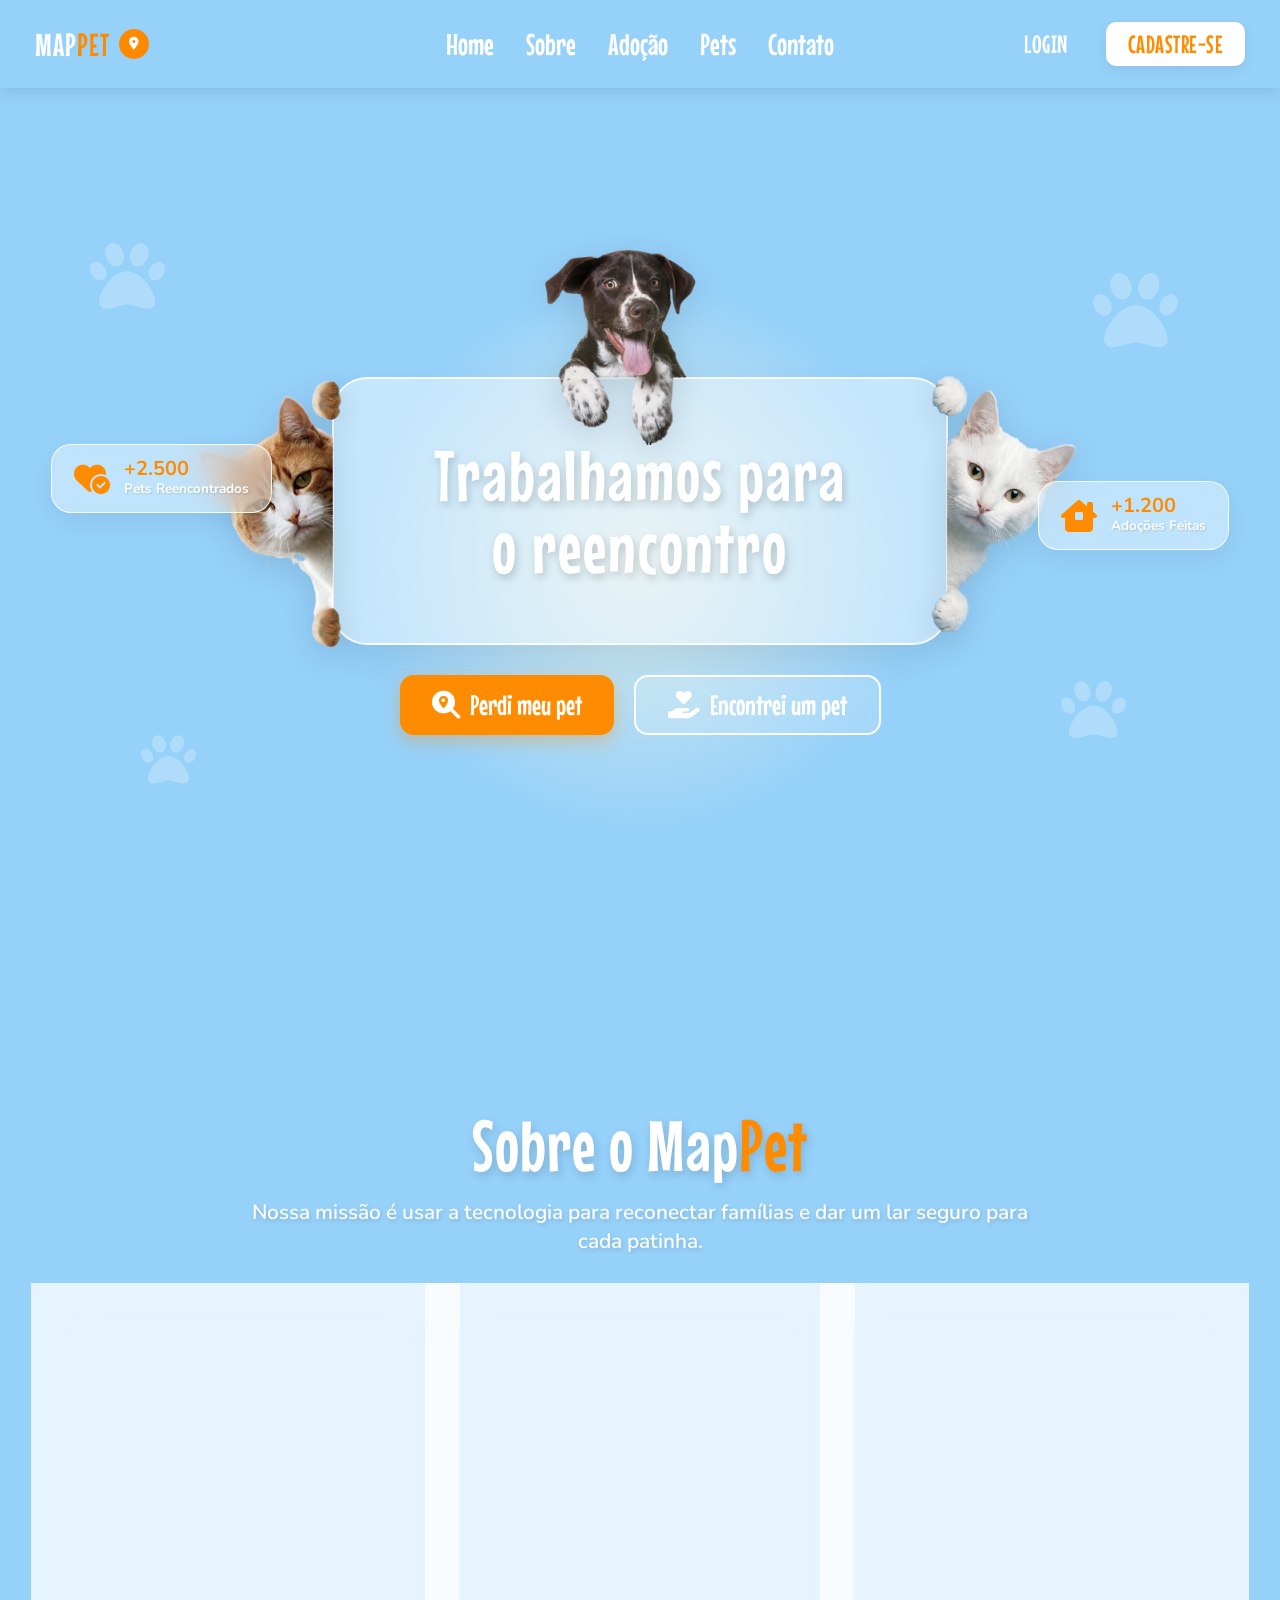
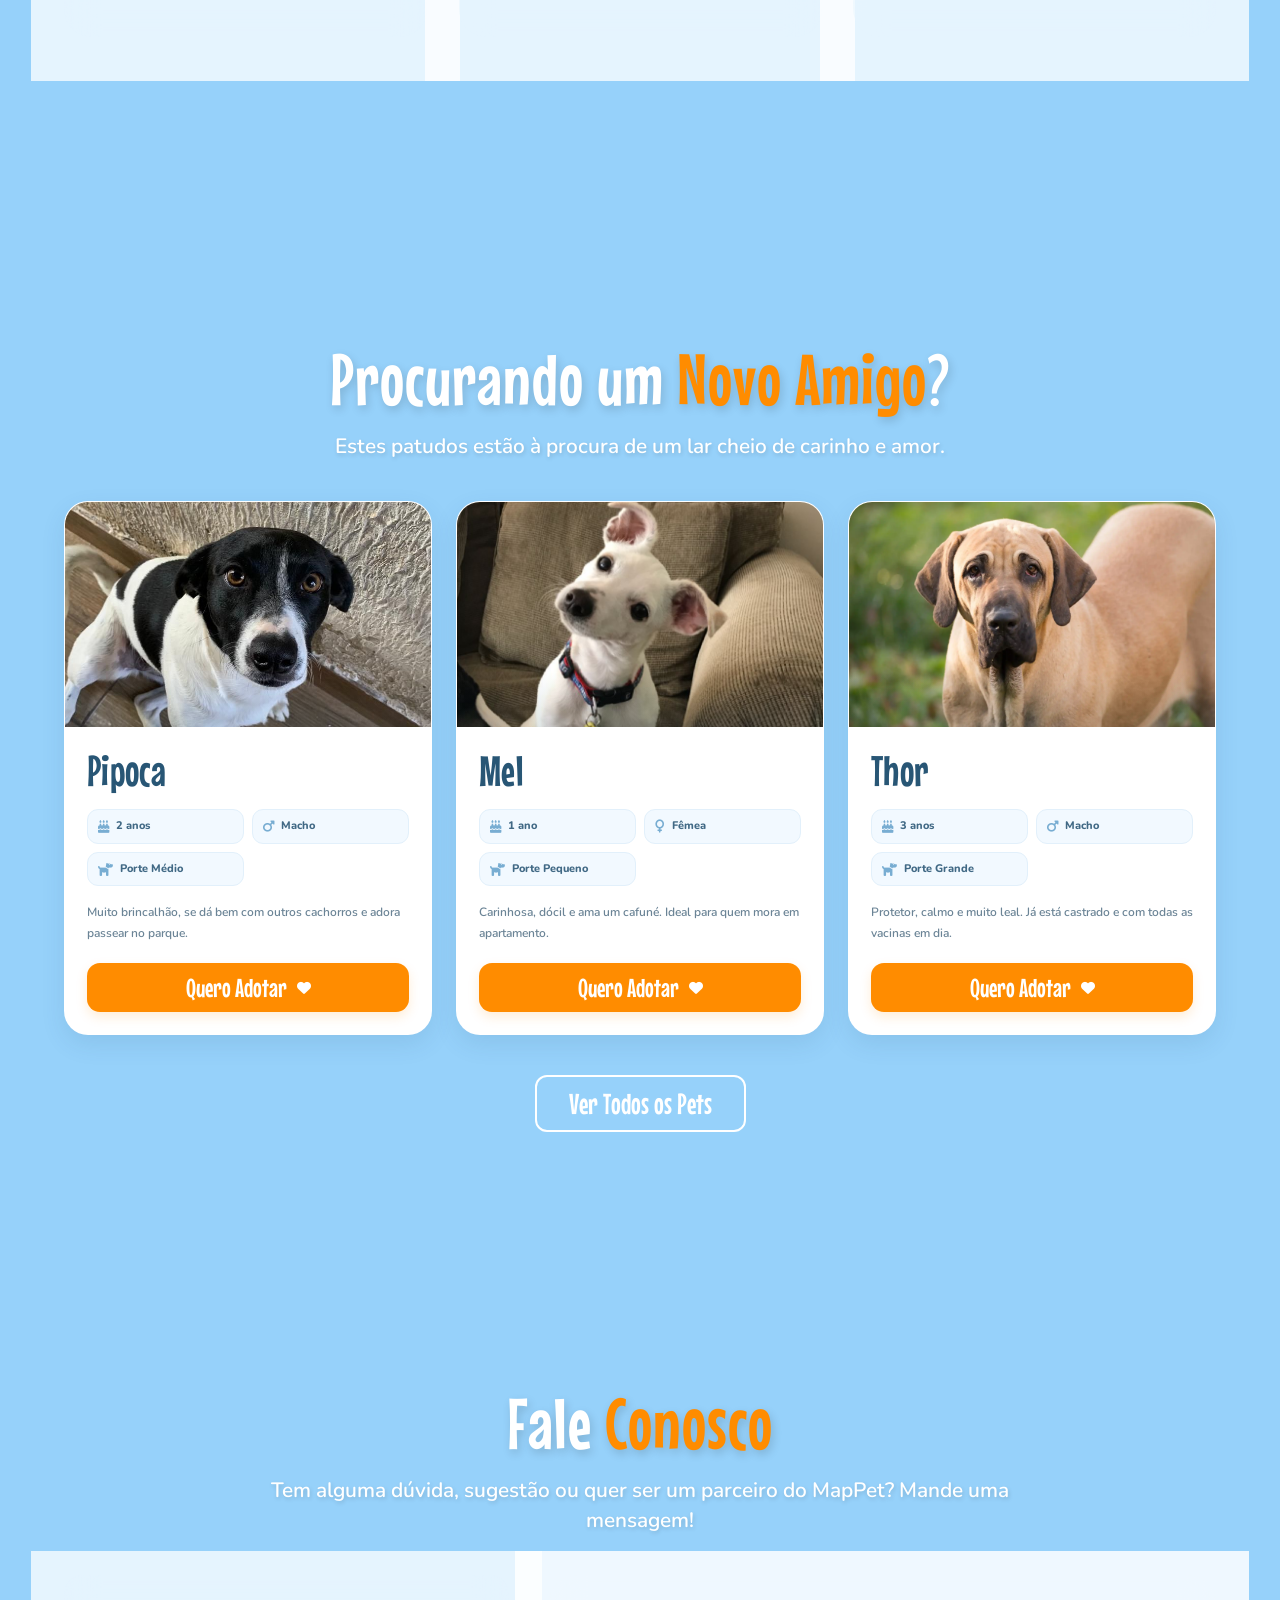
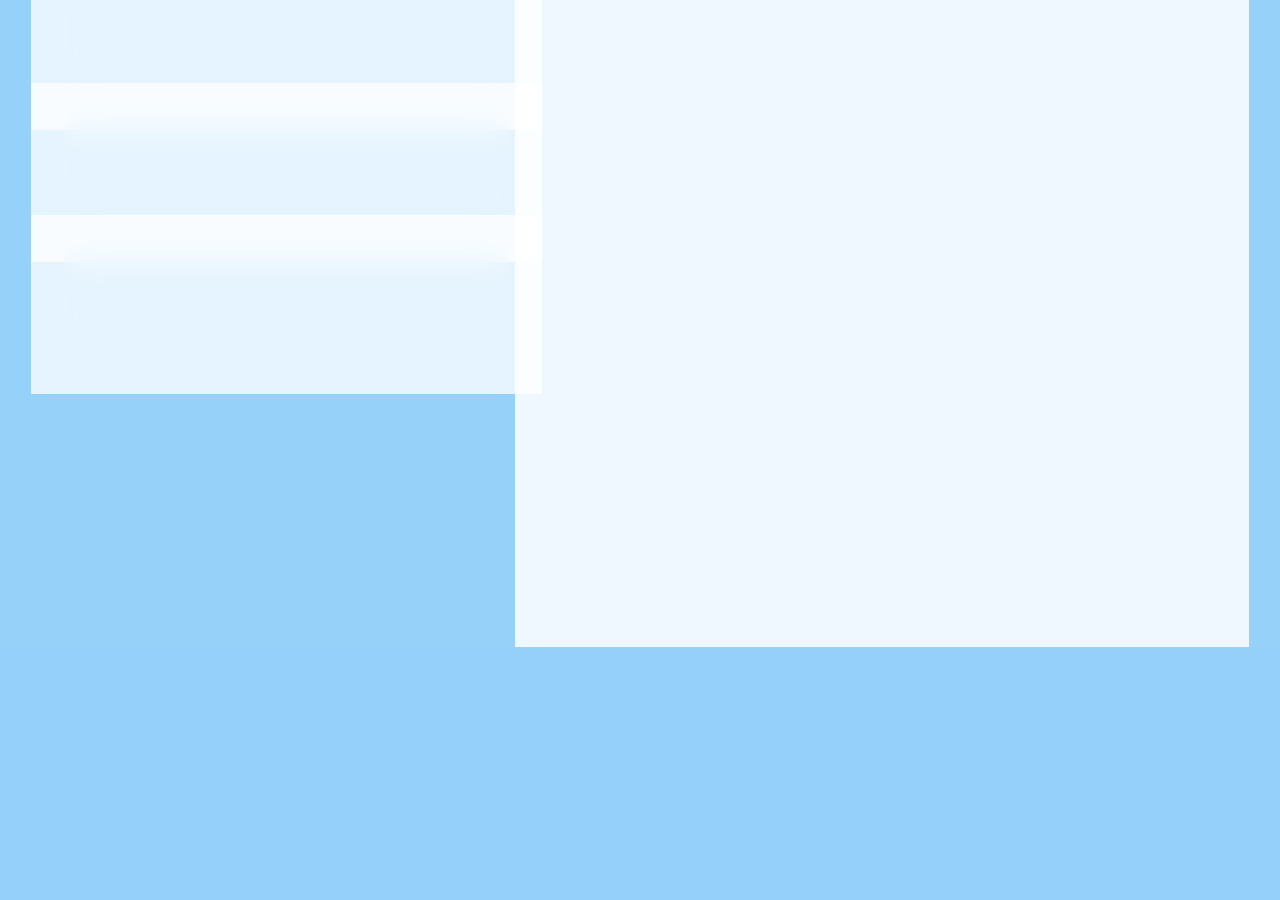
<file: mappet-web/index.html>
<!DOCTYPE html>
<html lang="pt-BR">

<head>
    <meta charset="UTF-8">
    <meta name="viewport" content="width=device-width, initial-scale=1.0">
    <title>MapPet</title>
    <link rel="stylesheet" href="./css/index.css">
    <link rel="preconnect" href="https://fonts.googleapis.com">
    <link rel="preconnect" href="https://fonts.gstatic.com" crossorigin>
    <link href="https://fonts.googleapis.com/css2?family=Mouse+Memoirs&family=Nunito:wght@400;600;700;800&display=swap"
        rel="stylesheet">
    <link rel="stylesheet" href="https://cdnjs.cloudflare.com/ajax/libs/font-awesome/6.5.1/css/all.min.css">
    <script src="./js/storage.js" defer></script>
    <script src="./js/index.js" defer></script>
    <link rel="stylesheet" href="./css/dropdown.css">
</head>

<body>

    <div class="menu-overlay"></div>

    <header class="header">
        <nav class="nav-container">

        <div class="brand">
            <span class="logo-texto">
                MAP<span class="logo-destaque">PET</span>
            </span>

            <span class="logo-icone">
                <i class="fa-solid fa-location-dot"></i>
            </span>
        </div>


            <button class="hamburger-btn" aria-label="Abrir Menu">
                <i class="fa-solid fa-bars"></i>
            </button>

            <div class="nav-menu-wrapper">
                <ul class="nav-links">
                    <li><a href="./index.html">Home</a></li>
                    <li><a href="#sobre">Sobre</a></li>
                    <li><a href="#adocao">Adoção</a></li>
                    <li><a href="./perdidos-encontrados.html">Pets</a></li>
                    <li><a href="#contato">Contato</a></li>
                </ul>

                <div class="nav-actions">
                    <a href="./login.html" class="btn btn-login">LOGIN</a>
                    <a href="./cadastro.html" class="btn btn-cadastro">CADASTRE-SE</a>
                </div>
            </div>
        </nav>
    </header>

    <main class="main-content">
        <section class="hero">
            <div class="hero-container">

                <div class="patinha-bg patinha-1 float-slow"><i class="fa-solid fa-paw"></i></div>
                <div class="patinha-bg patinha-2 float-reverse"><i class="fa-solid fa-paw"></i></div>
                <div class="patinha-bg patinha-3 float-slow"><i class="fa-solid fa-paw"></i></div>
                <div class="patinha-bg patinha-4 float-reverse"><i class="fa-solid fa-paw"></i></div>

                <div class="stat-badge stat-left float-slow">
                    <i class="fa-solid fa-heart-circle-check"></i>
                    <div>
                        <strong>+2.500</strong>
                        <span>Pets Reencontrados</span>
                    </div>
                </div>

                <div class="stat-badge stat-right float-reverse">
                    <i class="fa-solid fa-house-chimney-window"></i>
                    <div>
                        <strong>+1.200</strong>
                        <span>Adoções Feitas</span>
                    </div>
                </div>

                <div class="hero-card-wrapper">
                    <img src="./assets/images/cat1.png" alt="Gato espiando pela esquerda" class="cat-img cat-left">
                    <img src="./assets/images/dog6.png" alt="Cachorro espiando por cima" class="dog-top">

                    <div class="hero-card">
                        <h2>Trabalhamos para<br>o reencontro</h2>
                    </div>
                    <img src="./assets/images/cat2.png" alt="Gato espiando pela direita" class="cat-img2 cat-right">
                </div>

                <div class="hero-buttons">
                    <a href="./user.html?cadastro=perdido" class="btn-hero btn-perdi"><i class="fa-solid fa-magnifying-glass-location"></i> Perdi
                        meu pet</a>
                    <a href="./user.html?cadastro=encontrado" class="btn-hero btn-encontrei"><i class="fa-solid fa-hand-holding-heart"></i> Encontrei
                        um pet</a>
                </div>

            </div>
        </section>

        <section class="sobre" id="sobre">
            <div class="sobre-container">
                <div class="sobre-header">
                    <h2>Sobre o Map<span>Pet</span></h2>
                    <p>Nossa missão é usar a tecnologia para reconectar famílias e dar um lar seguro para cada patinha.
                    </p>
                </div>

                <div class="sobre-cards">
                    <div class="sobre-card">
                        <div class="sobre-icon"><img src="./assets/images/loupe.png" class="icon-svg"
                                alt="Ícone de busca"></div>
                        <h3>Busca Inteligente</h3>
                        <p>Mapeamos geolocalizações para ajudar na busca rápida de animais perdidos na sua região.</p>
                    </div>

                    <div class="sobre-card">
                        <div class="sobre-icon"><img src="./assets/images/heart3.png" class="icon-svg"
                                alt="Ícone de coração"></div>
                        <h3>Comunidade Unida</h3>
                        <p>Conectamos protetores, ONGs e tutores em uma rede colaborativa de apoio e resgate.</p>
                    </div>

                    <div class="sobre-card">
                        <div class="sobre-icon"><img src="./assets/images/dog3.png" class="icon-svg" alt="Ícone de pet">
                        </div>
                        <h3>Adoção Responsável</h3>
                        <p>Facilitamos o processo de encontrar um novo lar amoroso para pets resgatados.</p>
                    </div>
                </div>
            </div>
        </section>

        <section class="adocao" id="adocao">
            <div class="adocao-container">
                <div class="adocao-header">
                    <h2>Procurando um <span>Novo Amigo</span>?</h2>
                    <p>Estes patudos estão à procura de um lar cheio de carinho e amor.</p>
                </div>

                <div class="adocao-cards">

                    <div class="adocao-card">
                        <div class="adocao-img-container">
                            <img src="./assets/images/pipoca.jpg" alt="Foto do Pipoca" class="pet-img img-pipoca">
                        </div>
                        <div class="adocao-info">
                            <h3>Pipoca</h3>
                            <div class="pet-tags">
                                <span class="tag"><i class="fa-solid fa-cake-candles"></i> 2 anos</span>
                                <span class="tag"><i class="fa-solid fa-mars"></i> Macho</span>
                                <span class="tag"><i class="fa-solid fa-dog"></i> Porte Médio</span>
                            </div>
                            <p class="pet-desc">Muito brincalhão, se dá bem com outros cachorros e adora passear no
                                parque.</p>
                            <a href="./contato-adocao.html?id=demo-1" class="btn-adotar">Quero Adotar <i class="fa-solid fa-heart"></i></a>
                        </div>
                    </div>

                    <div class="adocao-card">
                        <div class="adocao-img-container">
                            <img src="./assets/images/mel.jpg" alt="Foto da Mel" class="pet-img">
                        </div>
                        <div class="adocao-info">
                            <h3>Mel</h3>
                            <div class="pet-tags">
                                <span class="tag"><i class="fa-solid fa-cake-candles"></i> 1 ano</span>
                                <span class="tag"><i class="fa-solid fa-venus"></i> Fêmea</span>
                                <span class="tag"><i class="fa-solid fa-dog"></i> Porte Pequeno</span>
                            </div>
                            <p class="pet-desc">Carinhosa, dócil e ama um cafuné. Ideal para quem mora em apartamento.
                            </p>
                            <a href="./contato-adocao.html?id=demo-2" class="btn-adotar">Quero Adotar <i class="fa-solid fa-heart"></i></a>
                        </div>
                    </div>

                    <div class="adocao-card">
                        <div class="adocao-img-container">
                            <img src="./assets/images/thor.webp" alt="Foto do Thor" class="pet-img">
                        </div>
                        <div class="adocao-info">
                            <h3>Thor</h3>
                            <div class="pet-tags">
                                <span class="tag"><i class="fa-solid fa-cake-candles"></i> 3 anos</span>
                                <span class="tag"><i class="fa-solid fa-mars"></i> Macho</span>
                                <span class="tag"><i class="fa-solid fa-dog"></i> Porte Grande</span>
                            </div>
                            <p class="pet-desc">Protetor, calmo e muito leal. Já está castrado e com todas as vacinas em
                                dia.</p>
                            <a href="./contato-adocao.html?id=demo-3" class="btn-adotar">Quero Adotar <i class="fa-solid fa-heart"></i></a>
                        </div>
                    </div>

                </div>

                <div class="adocao-ver-mais">
                    <a href="./adocao.html" class="btn-ver-todos">Ver Todos os Pets</a>
                </div>
            </div>
        </section>

        <section class="contato" id="contato">
            <div class="contato-container">
                <div class="contato-header">
                    <h2>Fale <span>Conosco</span></h2>
                    <p>Tem alguma dúvida, sugestão ou quer ser um parceiro do MapPet? Mande uma mensagem!</p>
                </div>

                <div class="contato-wrapper">
                    <div class="contato-cards-info">
                        <div class="contato-info-card">
                            <div class="contato-icon"><i class="fa-solid fa-envelope"></i></div>
                            <div>
                                <h3>E-mail</h3>
                                <p>contato@mappet.com.br</p>
                            </div>
                        </div>

                        <div class="contato-info-card">
                            <div class="contato-icon"><i class="fa-solid fa-phone"></i></div>
                            <div>
                                <h3>Telefone / WhatsApp</h3>
                                <p>(11) 99999-8888</p>
                            </div>
                        </div>

                        <div class="contato-info-card">
                            <div class="contato-icon"><i class="fa-solid fa-location-dot"></i></div>
                            <div>
                                <h3>Localização</h3>
                                <p>São Paulo, SP - Brasil</p>
                            </div>
                        </div>
                    </div>

                    <form class="contato-form" action="#" method="POST">
                        <div class="form-group">
                            <label for="nome">Nome Completo</label>
                            <input type="text" id="nome" name="nome" placeholder="Digite seu nome" required>
                        </div>

                        <div class="form-group">
                            <label for="email">E-mail</label>
                            <input type="email" id="email" name="email" placeholder="seuemail@exemplo.com" required>
                        </div>

                        <div class="form-group">
                            <label for="assunto">Assunto</label>
                            <input type="text" id="assunto" name="assunto" placeholder="Motivo do contato" required>
                        </div>

                        <div class="form-group">
                            <label for="mensagem">Mensagem</label>
                            <textarea id="mensagem" name="mensagem" rows="5" placeholder="Escreva sua mensagem..."
                                required></textarea>
                        </div>

                        <button type="submit" class="btn-enviar">Enviar Mensagem <i
                                class="fa-solid fa-paper-plane"></i></button>
                    </form>
                </div>
            </div>
        </section>
    </main>

    <footer class="rodape">
        <div class="rodape-conteudo">

            <div class="rodape-top">
                <div class="rodape-brand">
                    <h2>Map<span>Pet</span></h2>
                </div>
            </div>

            <div class="rodape-bottom">
                <p class="rodape-texto">&copy; 2026 Todos os direitos reservados.</p>
                <div class="rodape-redes">
                    <a href="#"><i class="fa-brands fa-instagram"></i></a>
                    <a href="#"><i class="fa-brands fa-facebook"></i></a>
                </div>
            </div>

        </div>
    </footer>

</body>

</html>
</file>
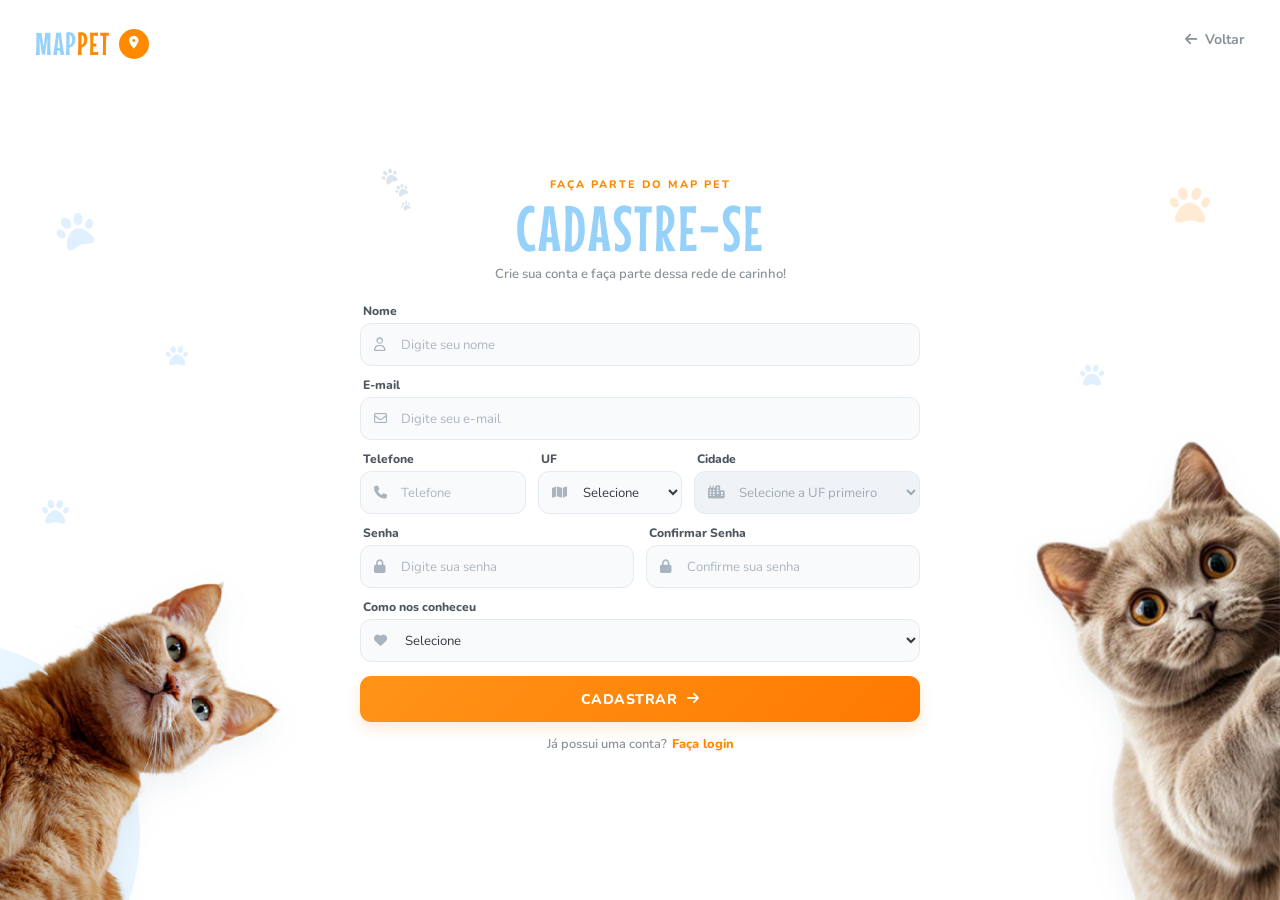
<file: mappet-web/cadastro.html>
<!DOCTYPE html>
<html lang="pt-BR">

<head>
    <meta charset="UTF-8">
    <meta name="viewport" content="width=device-width, initial-scale=1.0">

    <title>MapPet | Cadastro</title>

    <link rel="stylesheet" href="./css/cadastro.css">

    <link rel="preconnect" href="https://fonts.googleapis.com">
    <link rel="preconnect" href="https://fonts.gstatic.com" crossorigin>

    <link
        href="https://fonts.googleapis.com/css2?family=Montserrat+Subrayada:wght@400;700&family=Mouse+Memoirs&family=Nunito:wght@400;600;700;800&display=swap"
        rel="stylesheet">

    <link
        rel="stylesheet"
        href="https://cdnjs.cloudflare.com/ajax/libs/font-awesome/6.5.1/css/all.min.css">
</head>

<body>

    <main class="cadastro-container">

        <a href="./index.html" class="btn-voltar-home">
            <i class="fa-solid fa-arrow-left"></i>
            <span>Voltar</span>
        </a>

        <div class="brand">
            <span class="logo-texto">
                MAP<span class="logo-destaque">PET</span>
            </span>

            <span class="logo-icone">
                <i class="fa-solid fa-location-dot"></i>
            </span>
        </div>

        <div class="decoracao decoracao-esquerda">

            <div class="circulo-decorativo circulo-esquerdo"></div>

            <div class="patinha-bg patinha-1">
                <i class="fa-solid fa-paw"></i>
            </div>

            <div class="patinha-bg patinha-2">
                <i class="fa-solid fa-paw"></i>
            </div>

            <div class="patinha-bg patinha-3">
                <i class="fa-solid fa-paw"></i>
            </div>

            <img
                src="./assets/images/gato-esquerdo.png"
                class="pet-gato-esq"
                alt="Gato esquerdo">

        </div>

        <section class="centro-formulario">

            <div class="form-content">

                <div class="header-cadastro">

                    <div class="patinhas-decorativas">
                        <i class="fa-solid fa-paw paw-1"></i>
                        <i class="fa-solid fa-paw paw-2"></i>
                        <i class="fa-solid fa-paw paw-3"></i>
                    </div>

                    <span class="pequeno-titulo">
                        FAÇA PARTE DO MAP PET
                    </span>

                    <h1 class="titulo-principal">
                        CADASTRE-SE
                    </h1>

                    <p class="subtitulo">
                        Crie sua conta e faça parte dessa rede de carinho!
                    </p>

                </div>

                <form class="form-cadastro">

                    <div class="input-group">

                        <label for="nome">Nome</label>

                        <div class="input-wrapper">
                            <i class="fa-regular fa-user icone-input"></i>

                            <input
                                type="text"
                                id="nome"
                                placeholder="Digite seu nome"
                                autocomplete="name"
                                required>
                        </div>

                    </div>

                    <div class="input-group">

                        <label for="email">E-mail</label>

                        <div class="input-wrapper">
                            <i class="fa-regular fa-envelope icone-input"></i>

                            <input
                                type="email"
                                id="email"
                                placeholder="Digite seu e-mail"
                                autocomplete="email"
                                required>
                        </div>

                    </div>

                    <div class="form-row trio">

                        <div class="input-group">

                            <label for="telefone">Telefone</label>

                            <div class="input-wrapper">
                                <i class="fa-solid fa-phone icone-input"></i>

                                <input
                                    type="text"
                                    id="telefone"
                                    placeholder="Telefone"
                                    autocomplete="tel">
                            </div>

                        </div>

                        <div class="input-group">
                            <label for="uf">UF</label>
                            <div class="input-wrapper">
                                <i class="fa-solid fa-map icone-input"></i>
                                <select id="uf" autocomplete="address-level1" required>
                                    <option value="" selected disabled>Selecione a UF</option>
                                </select>
                            </div>
                        </div>

                        <div class="input-group">
                            <label for="cidade">Cidade</label>
                            <div class="input-wrapper">
                                <i class="fa-solid fa-city icone-input"></i>
                                <select id="cidade" autocomplete="address-level2" required disabled>
                                    <option value="" selected>Selecione a UF primeiro</option>
                                </select>
                            </div>
                        </div>
                    </div>

                    <div class="form-row dupla">

                        <div class="input-group">

                            <label for="senha">Senha</label>

                            <div class="input-wrapper">
                                <i class="fa-solid fa-lock icone-input"></i>

                                <input
                                    type="password"
                                    id="senha"
                                    placeholder="Digite sua senha"
                                    autocomplete="new-password"
                                    required>
                            </div>

                        </div>

                        <div class="input-group">

                            <label for="confirma-senha">
                                Confirmar Senha
                            </label>

                            <div class="input-wrapper">
                                <i class="fa-solid fa-lock icone-input"></i>

                                <input
                                    type="password"
                                    id="confirma-senha"
                                    placeholder="Confirme sua senha"
                                    autocomplete="new-password"
                                    required>
                            </div>

                        </div>

                    </div>

                    <div class="input-group">

                        <label for="como-conheceu">
                            Como nos conheceu
                        </label>

                        <div class="input-wrapper">
                            <i class="fa-solid fa-heart icone-input"></i>

                            <select id="como-conheceu">
                                <option value="" disabled selected>
                                    Selecione
                                </option>

                                <option value="redes-sociais">
                                    Redes Sociais
                                </option>

                                <option value="indicacao">
                                    Indicação de Amigos
                                </option>

                                <option value="google">
                                    Pesquisa no Google
                                </option>

                                <option value="outro">
                                    Outro
                                </option>
                            </select>
                        </div>

                    </div>

                    <button type="submit" class="btn-cadastrar">
                        CADASTRAR
                        <i class="fa-solid fa-arrow-right"></i>
                    </button>

                    <div class="login-link">
                        <span>Já possui uma conta?</span>
                        <a href="./login.html">Faça login</a>
                    </div>

                </form>

            </div>

        </section>

        <div class="decoracao decoracao-direita">

            <div class="circulo-decorativo circulo-direito"></div>

            <div class="patinha-bg patinha-dir-1">
                <i class="fa-solid fa-paw"></i>
            </div>

            <div class="patinha-bg patinha-dir-2">
                <i class="fa-solid fa-paw"></i>
            </div>

            <div class="patinha-bg patinha-dir-3">
                <i class="fa-solid fa-paw"></i>
            </div>

            <img
                src="./assets/images/gato-direito.png"
                class="pet-gato-dir"
                alt="Gato direito">

        </div>

    </main>

    <script src="./js/storage.js"></script>
    <script src="./js/cadastro.js"></script>

</body>

</html>
</file>
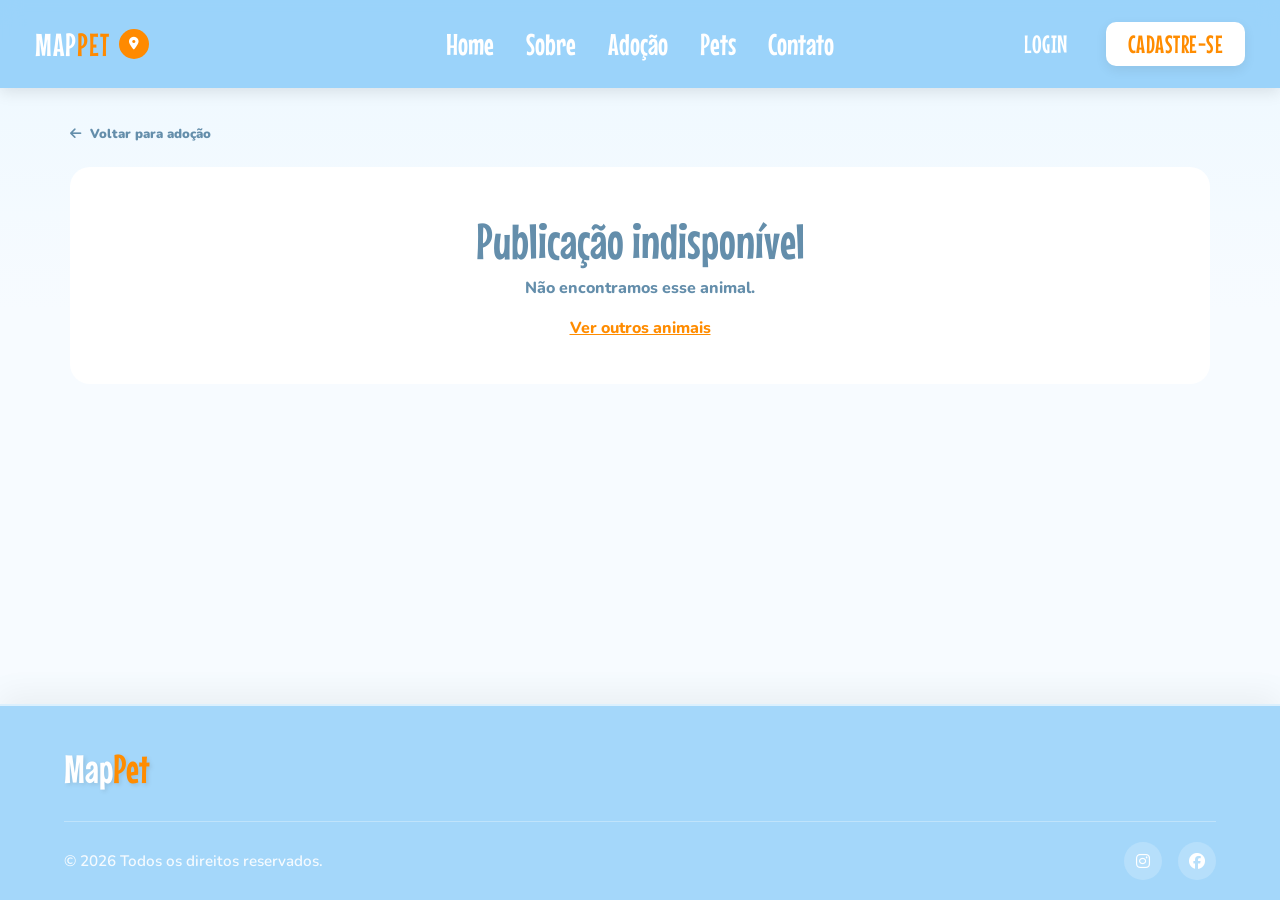
<file: mappet-web/contato-adocao.html>
<!DOCTYPE html>
<html lang="pt-BR">
<head>
    <meta charset="UTF-8">
    <meta name="viewport" content="width=device-width, initial-scale=1.0">
    <title>MapPet | Detalhes da adoção</title>
    <link rel="preconnect" href="https://fonts.googleapis.com">
    <link rel="preconnect" href="https://fonts.gstatic.com" crossorigin>
    <link href="https://fonts.googleapis.com/css2?family=Mouse+Memoirs&family=Nunito:wght@400;600;700;800;900&display=swap" rel="stylesheet">
    <link rel="stylesheet" href="https://cdnjs.cloudflare.com/ajax/libs/font-awesome/6.5.1/css/all.min.css">
    <link rel="stylesheet" href="./css/index.css">
    <link rel="stylesheet" href="./css/dropdown.css">
    <link rel="stylesheet" href="./css/contato-adocao.css">
    <script src="./js/storage.js" defer></script>
    <script src="./js/header-contato.js" defer></script>
    <script src="./js/contato-adocao.js" defer></script>
</head>
<body>
    <div class="menu-overlay"></div>
    <header class="header">
        <nav class="nav-container">
            <a href="./index.html" class="brand">
                <span class="logo-texto">MAP<span class="logo-destaque">PET</span></span>
                <span class="logo-icone"><i class="fa-solid fa-location-dot"></i></span>
            </a>
            <button class="hamburger-btn" type="button" aria-label="Abrir menu" aria-expanded="false"><i class="fa-solid fa-bars"></i></button>
            <div class="nav-menu-wrapper">
                <ul class="nav-links">
                    <li><a href="./index.html">Home</a></li>
                    <li><a href="./index.html#sobre">Sobre</a></li>
                    <li><a href="./adocao.html" aria-current="page">Adoção</a></li>
                    <li><a href="./perdidos-encontrados.html">Pets</a></li>
                    <li><a href="./index.html#contato">Contato</a></li>
                </ul>
                <div class="nav-actions">
                    <a href="./login.html" class="btn btn-login">LOGIN</a>
                    <a href="./cadastro.html" class="btn btn-cadastro">CADASTRE-SE</a>
                </div>
            </div>
        </nav>
    </header>
    <main class="pagina-contato-adocao">
        <div class="pagina-conteudo">
            <a class="voltar-adocao" href="./adocao.html"><i class="fa-solid fa-arrow-left"></i> Voltar para adoção</a>
            <div id="detalhesAdocao" aria-live="polite"><p class="carregando">Carregando informações do animal...</p></div>
        </div>
    </main>
    <footer class="rodape">
        <div class="rodape-conteudo">
            <div class="rodape-top"><div class="rodape-brand"><h2>Map<span>Pet</span></h2></div></div>
            <div class="rodape-bottom">
                <p class="rodape-texto">&copy; 2026 Todos os direitos reservados.</p>
                <div class="rodape-redes"><a href="#" aria-label="Instagram"><i class="fa-brands fa-instagram"></i></a><a href="#" aria-label="Facebook"><i class="fa-brands fa-facebook"></i></a></div>
            </div>
        </div>
    </footer>
</body>
</html>
</file>
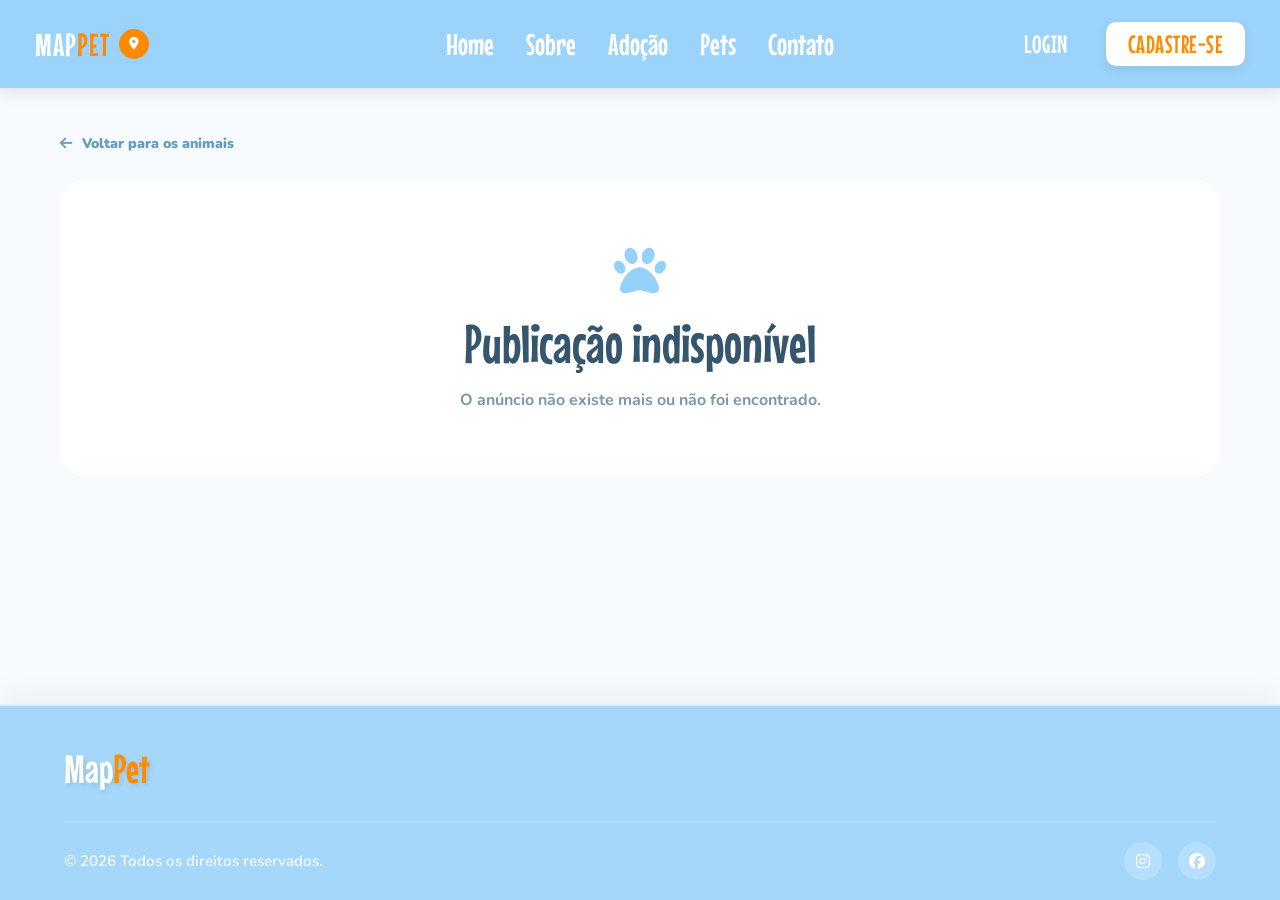
<file: mappet-web/detalhes-pet.html>
<!DOCTYPE html>
<html lang="pt-BR">
<head>
    <meta charset="UTF-8">
    <meta name="viewport" content="width=device-width, initial-scale=1.0">
    <title>MapPet | Detalhes do animal</title>
    <link rel="preconnect" href="https://fonts.googleapis.com">
    <link rel="preconnect" href="https://fonts.gstatic.com" crossorigin>
    <link href="https://fonts.googleapis.com/css2?family=Mouse+Memoirs&family=Nunito:wght@400;600;700;800;900&display=swap" rel="stylesheet">
    <link rel="stylesheet" href="https://cdnjs.cloudflare.com/ajax/libs/font-awesome/6.5.1/css/all.min.css">
    <link rel="stylesheet" href="./css/index.css">
    <link rel="stylesheet" href="./css/dropdown.css">
    <link rel="stylesheet" href="./css/perdidos-encontrados.css">
    <link rel="stylesheet" href="./css/detalhes-pet.css">
    <script src="./js/storage.js" defer></script>
    <script src="./js/header-contato.js" defer></script>
    <script src="./js/detalhes-pet.js" defer></script>
</head>
<body>
    <div class="menu-overlay"></div>
    <header class="header">
        <nav class="nav-container">
            <a href="./index.html" class="brand">
                <span class="logo-texto">MAP<span class="logo-destaque">PET</span></span>
                <span class="logo-icone"><i class="fa-solid fa-location-dot"></i></span>
            </a>
            <button class="hamburger-btn" type="button" aria-label="Abrir menu" aria-expanded="false"><i
                    class="fa-solid fa-bars"></i></button>
            <div class="nav-menu-wrapper">
                <ul class="nav-links">
                    <li><a href="./index.html">Home</a></li>
                    <li><a href="./index.html#sobre">Sobre</a></li>
                    <li><a href="./adocao.html">Adoção</a></li>
                    <li><a href="./perdidos-encontrados.html" aria-current="page">Pets</a></li>
                    <li><a href="./index.html#contato">Contato</a></li>
                </ul>
                <div class="nav-actions">
                    <a href="./login.html" class="btn btn-login">LOGIN</a>
                    <a href="./cadastro.html" class="btn btn-cadastro">CADASTRE-SE</a>
                </div>
            </div>
        </nav>
    </header>

    <main class="pagina-detalhe">
        <div class="detalhe-largura">
            <a class="voltar-pets" href="./perdidos-encontrados.html"><i class="fa-solid fa-arrow-left"></i> Voltar para os animais</a>
            <div id="conteudoPet" aria-live="polite"></div>
        </div>
    </main>
    <footer class="rodape">
        <div class="rodape-conteudo">

            <div class="rodape-top">
                <div class="rodape-brand">
                    <h2>Map<span>Pet</span></h2>
                </div>
            </div>

            <div class="rodape-bottom">
                <p class="rodape-texto">&copy; 2026 Todos os direitos reservados.</p>
                <div class="rodape-redes">
                    <a href="#"><i class="fa-brands fa-instagram"></i></a>
                    <a href="#"><i class="fa-brands fa-facebook"></i></a>
                </div>
            </div>

        </div>
    </footer>
</body>
</html>
</file>
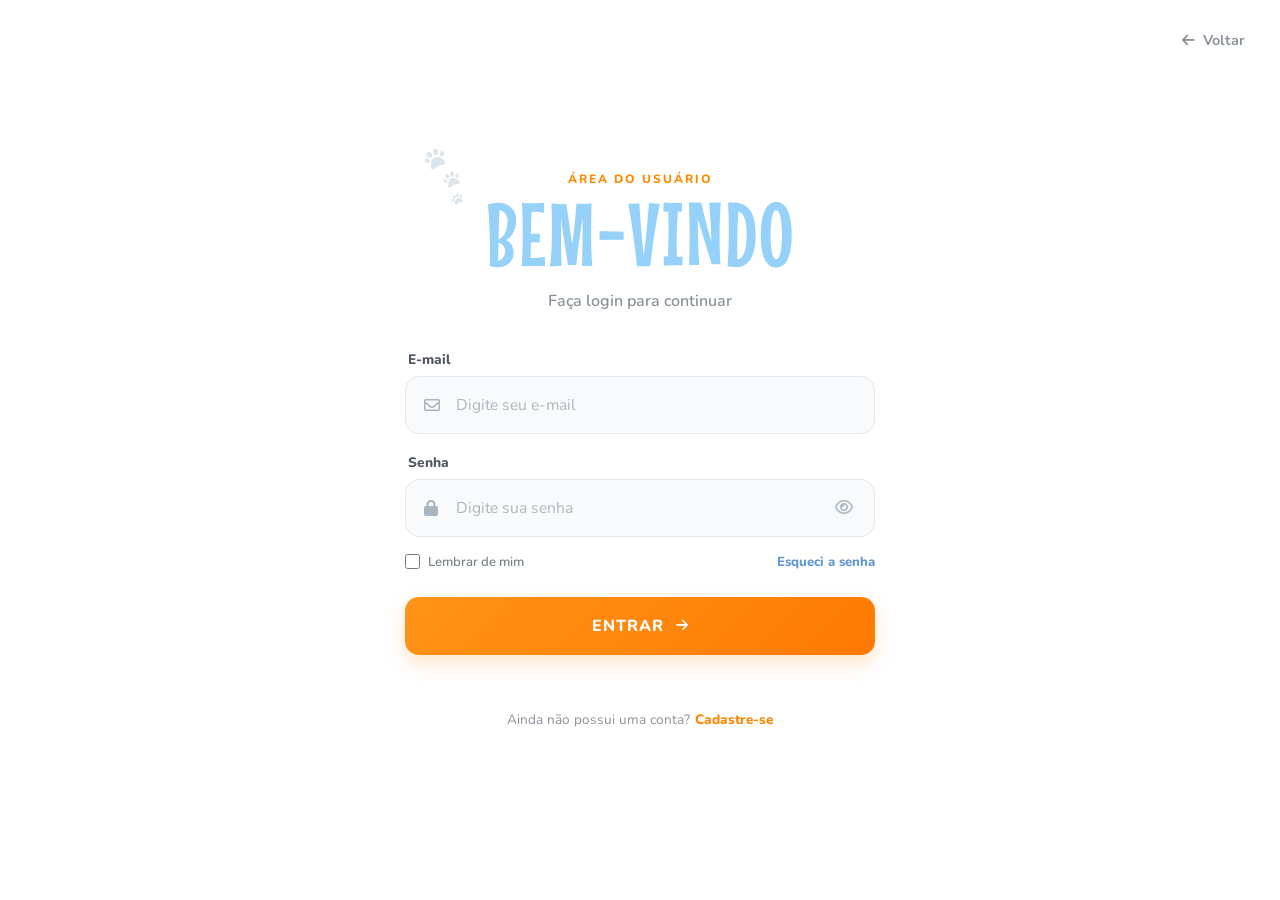
<file: mappet-web/login.html>
<!DOCTYPE html>
<html lang="pt-BR">

<head>
    <meta charset="UTF-8">
    <meta name="viewport" content="width=device-width, initial-scale=1.0">

    <title>MapPet | Login</title>

    <link rel="stylesheet" href="./css/login.css">

    <link rel="preconnect" href="https://fonts.googleapis.com">
    <link rel="preconnect" href="https://fonts.gstatic.com" crossorigin>

    <link
        href="https://fonts.googleapis.com/css2?family=Montserrat+Subrayada:wght@400;700&family=Mouse+Memoirs&family=Nunito:wght@400;600;700;800&display=swap"
        rel="stylesheet">

    <link
        rel="stylesheet"
        href="https://cdnjs.cloudflare.com/ajax/libs/font-awesome/6.5.1/css/all.min.css">
</head>

<body>

    <main class="login-container">

        <section class="lado-direito">

            <a
                href="index.html"
                class="btn-voltar-home"
                aria-label="Voltar para a página anterior">

                <i class="fa-solid fa-arrow-left"></i>

                <span>Voltar</span>

            </a>

            <div class="login-content">

                <div class="header-login">

                    <div class="patinhas-decorativas">
                        <i class="fa-solid fa-paw paw-1"></i>
                        <i class="fa-solid fa-paw paw-2"></i>
                        <i class="fa-solid fa-paw paw-3"></i>
                    </div>

                    <span class="pequeno-titulo">
                        ÁREA DO USUÁRIO
                    </span>

                    <h1 class="titulo-principal">
                        BEM-VINDO
                    </h1>

                    <p class="subtitulo">
                        Faça login para continuar
                    </p>

                </div>

                <form class="form-login">

                    <div class="input-group">

                        <label for="email">
                            E-mail
                        </label>

                        <div class="input-wrapper">

                            <i class="fa-regular fa-envelope icone-input"></i>

                            <input
                                type="email"
                                id="email"
                                placeholder="Digite seu e-mail"
                                autocomplete="email"
                                required>

                        </div>

                    </div>

                    <div class="input-group">

                        <label for="senha">
                            Senha
                        </label>

                        <div class="input-wrapper">

                            <i class="fa-solid fa-lock icone-input"></i>

                            <input
                                type="password"
                                id="senha"
                                placeholder="Digite sua senha"
                                autocomplete="current-password"
                                required>

                            <button
                                type="button"
                                class="mostrar-senha"
                                aria-label="Mostrar senha">

                                <i class="fa-regular fa-eye"></i>

                            </button>

                        </div>

                    </div>

                    <div class="opcoes-login">

                        <label class="lembrar-me">

                            <input
                                type="checkbox"
                                id="lembrar-me">

                            <span>
                                Lembrar de mim
                            </span>

                        </label>

                        <a href="#" id="esqueci-senha">
                            Esqueci a senha
                        </a>

                    </div>

                    <button
                        type="submit"
                        class="btn-entrar">

                        ENTRAR

                        <i class="fa-solid fa-arrow-right"></i>

                    </button>

                    <p
                        class="mensagem-login"
                        aria-live="polite">
                    </p>

                    <div class="cadastro">

                        <span>
                            Ainda não possui uma conta?
                        </span>

                        <a href="./cadastro.html">
                            Cadastre-se
                        </a>

                    </div>

                </form>

            </div>

        </section>

    </main>

    <script src="./js/storage.js"></script>
    <script src="./js/login.js"></script>
</body>

</html>
</file>
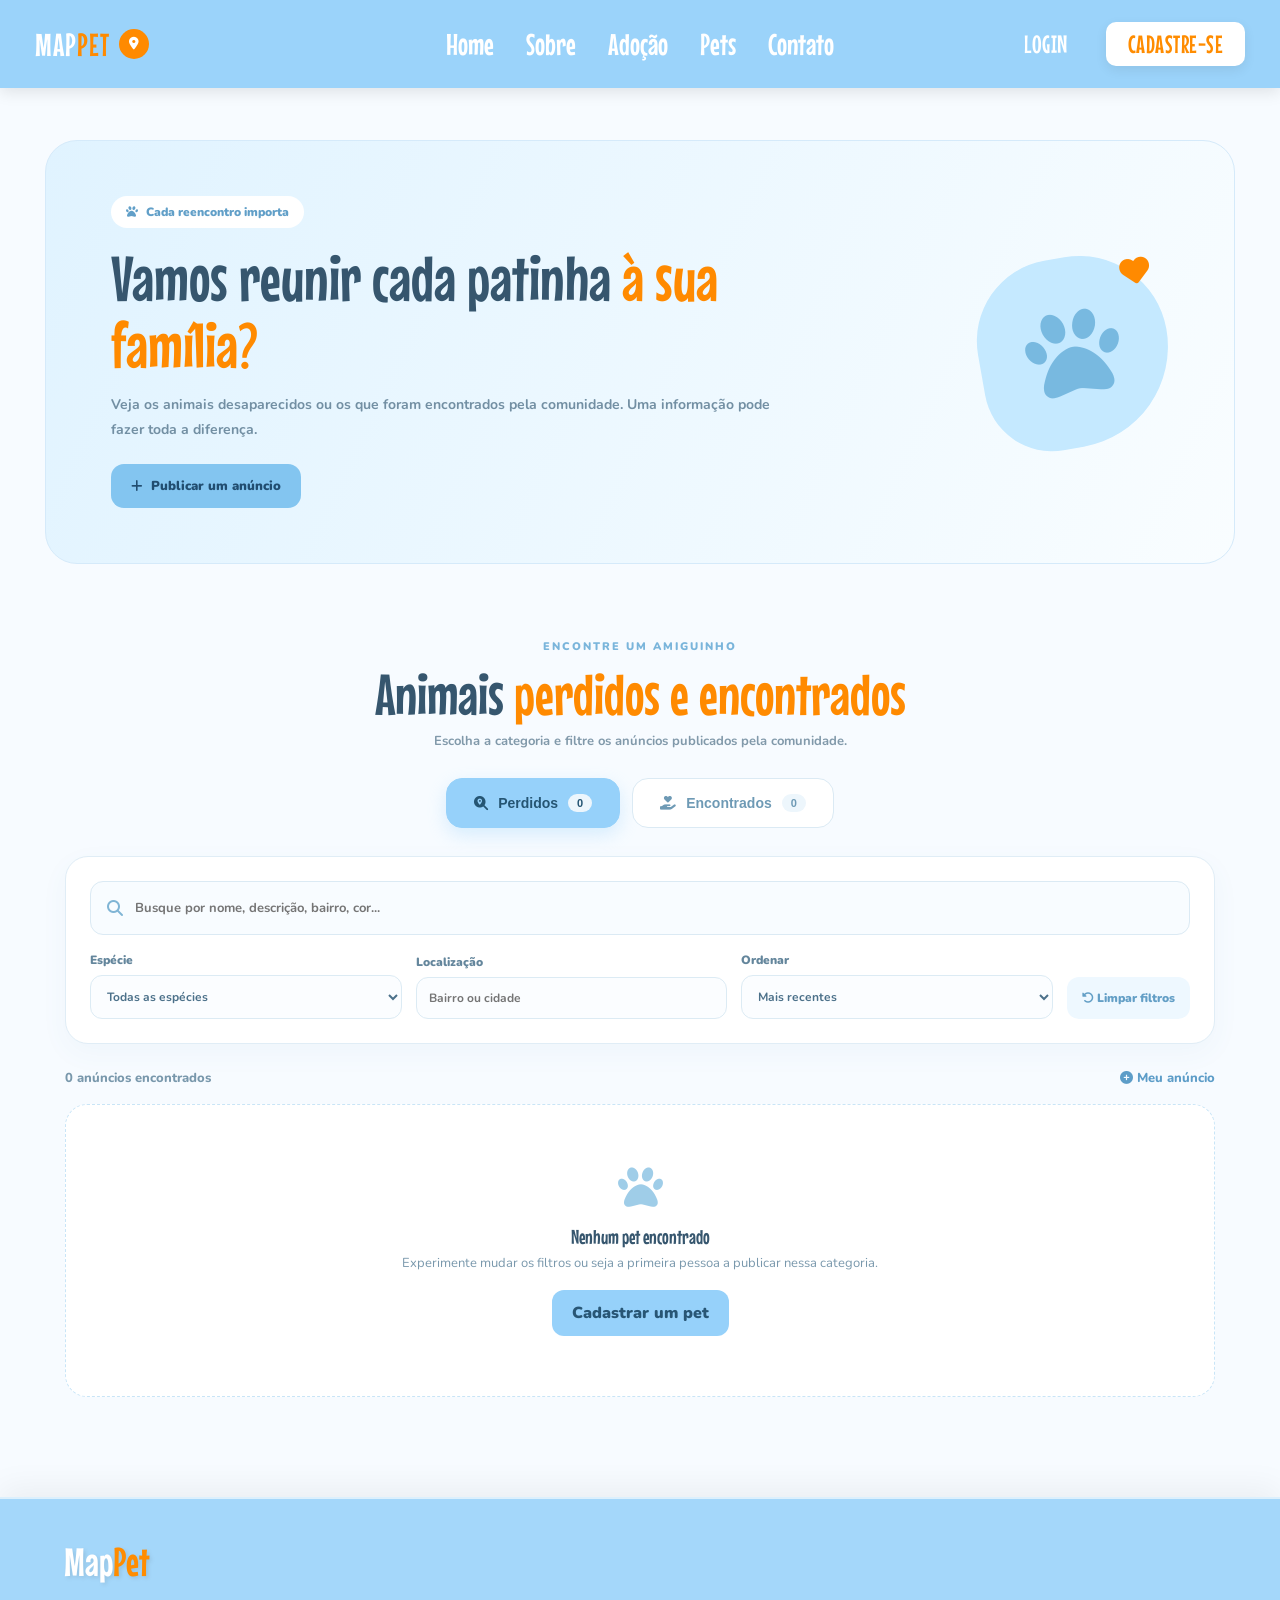
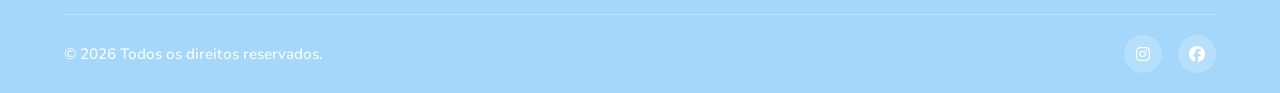
<file: mappet-web/perdidos-encontrados.html>
<!DOCTYPE html>
<html lang="pt-BR">

<head>
    <meta charset="UTF-8">
    <meta name="viewport" content="width=device-width, initial-scale=1.0">
    <title>MapPet | Perdidos e Encontrados</title>
    <link rel="preconnect" href="https://fonts.googleapis.com">
    <link rel="preconnect" href="https://fonts.gstatic.com" crossorigin>
    <link
        href="https://fonts.googleapis.com/css2?family=Mouse+Memoirs&family=Nunito:wght@400;600;700;800;900&display=swap"
        rel="stylesheet">
    <link rel="stylesheet" href="https://cdnjs.cloudflare.com/ajax/libs/font-awesome/6.5.1/css/all.min.css">
    <link rel="stylesheet" href="./css/index.css">
    <link rel="stylesheet" href="./css/dropdown.css">
    <link rel="stylesheet" href="./css/perdidos-encontrados.css">
    <script src="./js/storage.js" defer></script>
    <script src="./js/header-contato.js" defer></script>
    <script src="./js/perdidos-encontrados.js" defer></script>
</head>

<body>
    <div class="menu-overlay"></div>
    <header class="header">
        <nav class="nav-container">
            <a href="./index.html" class="brand">
                <span class="logo-texto">MAP<span class="logo-destaque">PET</span></span>
                <span class="logo-icone"><i class="fa-solid fa-location-dot"></i></span>
            </a>
            <button class="hamburger-btn" type="button" aria-label="Abrir menu" aria-expanded="false"><i
                    class="fa-solid fa-bars"></i></button>
            <div class="nav-menu-wrapper">
                <ul class="nav-links">
                    <li><a href="./index.html">Home</a></li>
                    <li><a href="./index.html#sobre">Sobre</a></li>
                    <li><a href="./adocao.html">Adoção</a></li>
                    <li><a href="./perdidos-encontrados.html" aria-current="page">Pets</a></li>
                    <li><a href="./index.html#contato">Contato</a></li>
                </ul>
                <div class="nav-actions">
                    <a href="./login.html" class="btn btn-login">LOGIN</a>
                    <a href="./cadastro.html" class="btn btn-cadastro">CADASTRE-SE</a>
                </div>
            </div>
        </nav>
    </header>
    <main class="pagina-busca">
        <section class="banner-busca">
            <div class="banner-texto">
                <span class="selo"><i class="fa-solid fa-paw"></i> Cada reencontro importa</span>
                <h1>Vamos reunir cada patinha <span>à sua família?</span></h1>
                <p>Veja os animais desaparecidos ou os que foram encontrados pela comunidade. Uma informação pode fazer
                    toda a diferença.</p>
                <a href="./user.html" data-requer-login class="publicar-link"><i class="fa-solid fa-plus"></i> Publicar
                    um anúncio</a>
            </div>
            <div class="banner-ilustracao" aria-hidden="true"><i class="fa-solid fa-paw"></i><i
                    class="fa-solid fa-heart"></i></div>
        </section>
        <section class="area-resultados" aria-labelledby="titulo-lista">
            <div class="titulo-area">
                <span>ENCONTRE UM AMIGUINHO</span>
                <h2 id="titulo-lista">Animais <em>perdidos e encontrados</em></h2>
                <p>Escolha a categoria e filtre os anúncios publicados pela comunidade.</p>
            </div>
            <div class="abas" role="group" aria-label="Tipo de anúncio">
                <button type="button" class="aba ativa" data-tipo="perdido" aria-pressed="true"><i
                        class="fa-solid fa-magnifying-glass-location"></i> Perdidos <span
                        id="quantidadePerdidos">0</span></button>
                <button type="button" class="aba" data-tipo="encontrado" aria-pressed="false"><i
                        class="fa-solid fa-hand-holding-heart"></i> Encontrados <span
                        id="quantidadeEncontrados">0</span></button>
            </div>
            <div class="painel-filtros">
                <label class="campo-busca" for="buscaAnimais"><i class="fa-solid fa-magnifying-glass"></i><input
                        id="buscaAnimais" type="search" placeholder="Busque por nome, descrição, bairro, cor..."
                        autocomplete="off"></label>
                <div class="filtros-linha">
                    <label>Espécie<select id="filtroEspecie">
                            <option value="">Todas as espécies</option>
                            <option value="cachorro">Cachorros</option>
                            <option value="gato">Gatos</option>
                            <option value="outros">Outros</option>
                        </select></label>
                    <label>Localização<input id="filtroLocal" type="search" placeholder="Bairro ou cidade"></label>
                    <label>Ordenar<select id="filtroOrdem">
                            <option value="recentes">Mais recentes</option>
                            <option value="antigos">Mais antigos</option>
                            <option value="nome">Nome (A–Z)</option>
                        </select></label>
                    <button id="limparBusca" class="limpar" type="button"><i class="fa-solid fa-rotate-left"></i> Limpar
                        filtros</button>
                </div>
            </div>
            <div class="resultados-cabecalho">
                <p id="contadorResultados" aria-live="polite"></p><a href="./user.html" data-requer-login><i
                        class="fa-solid fa-circle-plus"></i> Meu anúncio</a>
            </div>
            <div id="listaAnimais" class="grid-animais" aria-live="polite"></div>
            <div id="vazioAnimais" class="estado-vazio" hidden><i class="fa-solid fa-paw"></i>
                <h3>Nenhum pet encontrado</h3>
                <p>Experimente mudar os filtros ou seja a primeira pessoa a publicar nessa categoria.</p><a
                    href="./user.html" data-requer-login>Cadastrar um pet</a>
            </div>
        </section>
    </main>
    <footer class="rodape">
        <div class="rodape-conteudo">

            <div class="rodape-top">
                <div class="rodape-brand">
                    <h2>Map<span>Pet</span></h2>
                </div>
            </div>

            <div class="rodape-bottom">
                <p class="rodape-texto">&copy; 2026 Todos os direitos reservados.</p>
                <div class="rodape-redes">
                    <a href="#"><i class="fa-brands fa-instagram"></i></a>
                    <a href="#"><i class="fa-brands fa-facebook"></i></a>
                </div>
            </div>

        </div>
    </footer>
</body>

</html>
</file>
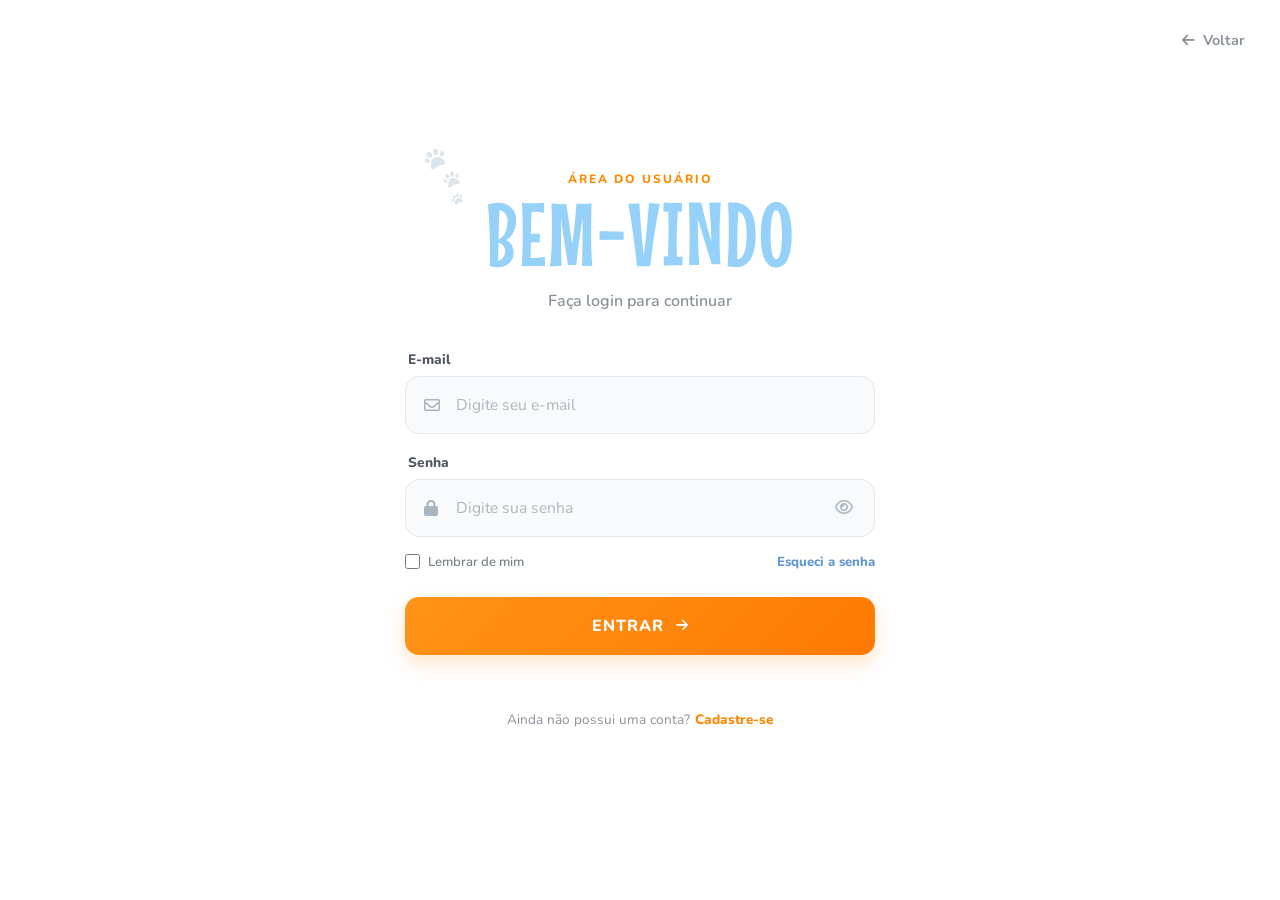
<file: mappet-web/user.html>
<!DOCTYPE html>
<html lang="pt-BR">

<head>
    <meta charset="UTF-8">
    <meta name="viewport" content="width=device-width, initial-scale=1.0">

    <script>
        if (!localStorage.getItem('mappetSessao')) {
            window.location.replace('./login.html');
        }
    </script>
    <title>MapPet | Área do Aconchego</title>

    <link rel="stylesheet" href="./css/user.css">

    <link rel="preconnect" href="https://fonts.googleapis.com">
    <link rel="preconnect" href="https://fonts.gstatic.com" crossorigin>

    <link href="https://fonts.googleapis.com/css2?family=Mouse+Memoirs&family=Quicksand:wght@500;600;700&display=swap"
        rel="stylesheet">

    <link rel="stylesheet" href="https://cdnjs.cloudflare.com/ajax/libs/font-awesome/6.5.1/css/all.min.css">
<link rel="stylesheet" href="./css/dropdown.css">
</head>

<body>

    <div class="usuario-container">

        <aside class="sidebar">

            <div class="sidebar-conteudo">

                <a href="./index.html" class="logo-link">
                    <div class="brand">
                        <span class="logo-texto">
                            MAP<span class="logo-destaque">PET</span>
                        </span>

                        <span class="logo-icone">
                            <i class="fa-solid fa-location-dot"></i>
                        </span>
                    </div>
                </a>

                <div class="perfil-resumo">
                    <div class="avatar-usuario">
                        <i class="fa-solid fa-user"></i>
                    </div>

                    <div class="perfil-info">
                        <span>Olá, <span id="nome-usuario-sidebar">amiguinho</span>!</span>
                        <strong>Meu cantinho</strong>
                    </div>
                </div>

                <nav class="menu-lateral" aria-label="Menu principal">

                    <button class="menu-item ativo" data-target="secao-perfil">
                        <span class="menu-icone">
                            <i class="fa-solid fa-house"></i>
                        </span>
                        <span>Meu Perfil</span>
                    </button>

                    <button class="menu-item" data-target="secao-pets">
                        <span class="menu-icone">
                            <i class="fa-solid fa-heart"></i>
                        </span>
                        <span>Reencontros</span>
                    </button>

                    <button class="menu-item" data-target="secao-cadastro-animal">
                        <span class="menu-icone">
                            <i class="fa-solid fa-paw"></i>
                        </span>
                        <span>Cadastrar Pet</span>
                    </button>

                    <button class="menu-item" data-target="secao-config">
                        <span class="menu-icone">
                            <i class="fa-solid fa-gear"></i>
                        </span>
                        <span>Configurações</span>
                    </button>

                </nav>

            </div>

            <div class="menu-footer">
                <a href="./index.html" class="btn-sair">
                    <i class="fa-solid fa-right-from-bracket"></i>
                    <span>Sair</span>
                </a>
            </div>

        </aside>

        <main class="conteudo-principal">

            <header class="topo-dashboard">

                <div class="topo-esquerda">

                    <button class="btn-recolher-menu" aria-label="Abrir menu">
                        <i class="fa-solid fa-bars"></i>
                    </button>

                    <div class="titulo-topo">
                        <span class="mini-titulo">Meu cantinho</span>
                        <h1>Área do usuário</h1>
                    </div>

                </div>

                <div class="acoes-topo-direito">
                    <a href="./perdidos-encontrados.html" class="atalho-pets-dashboard" aria-label="Ver animais perdidos e encontrados"><span class="atalho-pets-icone"><i class="fa-solid fa-paw"></i></span><span class="atalho-pets-texto"><strong>Explorar Pets</strong><small>Perdidos e encontrados</small></span><i class="fa-solid fa-arrow-up-right-from-square atalho-pets-seta"></i></a>

                    <button class="btn-icone-notif" aria-label="Notificações">
                        <i class="fa-regular fa-bell"></i>
                    </button>

                    <div class="menu-perfil menu-perfil-dashboard"><button type="button" class="perfil-toggle" aria-expanded="false"><i class="fa-solid fa-user"></i><i class="fa-solid fa-chevron-down"></i></button><div class="perfil-dropdown"><a href="./user.html">Área do Usuário</a><button type="button" class="perfil-sair">Sair da conta</button></div></div><div class="icone-perfil-topo" style="display:none">
                        <i class="fa-solid fa-user"></i>
                    </div>

                </div>

            </header>

            <section id="secao-perfil" class="painel-secao ativo">

                <div class="boas-vindas">

                    <div class="boas-vindas-texto">
                        <span class="eyebrow">
                            <i class="fa-solid fa-paw"></i>
                            Seu espaço no MapPet
                        </span>

                        <h2>Oi, <span id="nome-usuario">amiguinho</span>! Que bom ter você por aqui.</h2>

                        <p>
                            Aqui você pode cuidar das suas publicações e acompanhar
                            os reencontros dos bichinhos.
                        </p>
                    </div>

                    <div class="boas-vindas-desenho">
                        <i class="fa-solid fa-heart"></i>
                        <i class="fa-solid fa-paw"></i>
                    </div>

                </div>

                <div class="cards-resumo">

                    <article class="card-stat card-stat-azul">
                        <div class="stat-icone">
                            <i class="fa-solid fa-magnifying-glass"></i>
                        </div>

                        <div class="info-card">
                            <span class="card-titulo">Meus pets perdidos</span>
                            <h3>0</h3>
                            <p class="card-sub">Da sua conta</p>
                        </div>
                    </article>

                    <article class="card-stat card-stat-amarelo">
                        <div class="stat-icone">
                            <i class="fa-solid fa-eye"></i>
                        </div>

                        <div class="info-card">
                            <span class="card-titulo">Pets encontrados</span>
                            <h3>0</h3>
                            <p class="card-sub">Da sua conta</p>
                        </div>
                    </article>

                    <article class="card-stat card-stat-rosa">
                        <div class="stat-icone">
                            <i class="fa-solid fa-heart"></i>
                        </div>

                        <div class="info-card">
                            <span class="card-titulo">Minhas publicações</span>
                            <h3>0</h3>
                            <p class="card-sub">Da sua conta</p>
                        </div>
                    </article>

                    <article class="card-stat card-stat-verde">
                        <div class="stat-icone">
                            <i class="fa-solid fa-house"></i>
                        </div>

                        <div class="info-card">
                            <span class="card-titulo">Reencontrados</span>
                            <h3>0</h3>
                            <p class="card-sub">Da sua conta</p>
                        </div>
                    </article>

                </div>

                <div class="secao-publicacoes">

                    <div class="publicacoes-header">

                        <div class="titulo-secao">

                            <span class="titulo-decoracao">
                                <i class="fa-solid fa-paw"></i>
                            </span>

                            <div>
                                <h2>Minhas publicações</h2>

                                <p class="subtitulo-publicacoes">
                                    Os bichinhos que você cadastrou por aqui.
                                </p>
                            </div>

                        </div>

                        <div class="filtros-publicacoes">

                            <button class="filtro-btn ativo">
                                Todos
                            </button>

                            <button class="filtro-btn">
                                Perdidos
                            </button>

                            <button class="filtro-btn">
                                Encontrados
                            </button>
                            <button class="filtro-btn">Adoção</button>
                        </div>

                    </div>

                    <div class="grid-cards-pets">

                    </div>

                </div>

            </section>

            <section id="secao-pets" class="painel-secao">

                <div class="pagina-cabecalho">

                    <div>
                        <span class="eyebrow">
                            <i class="fa-solid fa-heart"></i>
                            Momentos felizes
                        </span>

                        <h2>Reencontros</h2>

                        <p>
                            Histórias de bichinhos que conseguiram voltar para casa.
                        </p>
                    </div>

                    <div class="decoracao-pagina">
                        <i class="fa-solid fa-heart"></i>
                    </div>

                </div>

                <div class="topo-secao-pets">

                    <div class="barra-pesquisa-pets">

                        <i class="fa-solid fa-magnifying-glass"></i>

                        <input type="text" placeholder="Buscar no seu histórico feliz..."
                            aria-label="Buscar reencontros">

                    </div>

                </div>

                <div class="subsecao-pets-container">

                    <div class="publicacoes-header">

                        <div class="titulo-secao">

                            <span class="titulo-decoracao">
                                <i class="fa-solid fa-heart"></i>
                            </span>

                            <div>

                                <h2>Histórico de Reencontros</h2>

                                <p class="subtitulo-publicacoes">
                                    Histórias que terminaram com uma família reunida.
                                </p>

                            </div>

                        </div>

                    </div>

                    <div class="grid-cards-pets">

                    </div>

                </div>

            </section>

            <section id="secao-cadastro-animal" class="painel-secao pagina-cadastro-pet">
                <div class="pagina-cabecalho">
                    <div>
                        <span class="eyebrow"><i class="fa-solid fa-paw"></i> Vamos ajudar um bichinho</span>
                        <h2>Cadastrar Pet</h2>
                        <p>Conte para a gente o que aconteceu. Cada informação pode fazer diferença.</p>
                    </div>
                    <div class="decoracao-pagina"><i class="fa-solid fa-paw"></i></div>
                </div>

                <div class="cadastro-pagina-conteudo">
                    <div class="cadastro-introducao">
                        <span class="titulo-decoracao"><i class="fa-solid fa-heart"></i></span>
                        <div>
                            <h2>Vamos começar?</h2>
                            <p>Escolha a situação do bichinho e preencha os dados abaixo.</p>
                        </div>
                    </div>
                    <div class="seletor-tipo-cadastro">

                        <button type="button" class="btn-tipo-cadastro ativo" data-tipo="perdido">

                            <i class="fa-solid fa-heart-crack"></i>

                            <span>
                                Meu pet está perdido
                            </span>

                        </button>

                        <button type="button" class="btn-tipo-cadastro" data-tipo="encontrado">

                            <i class="fa-solid fa-hand-holding-heart"></i>

                            <span>
                                Encontrei um pet
                            </span>

                        </button>

                        <button type="button" class="btn-tipo-cadastro" data-tipo="adocao">
                            <i class="fa-solid fa-paw"></i>
                            <span>Colocar para adoção</span>
                        </button>
                    </div>

                    <form id="form-pet-perdido" class="form-cadastro-pet ativo" novalidate>

                        <div class="grupo-input">
                            <label for="foto-pet-perdido">Foto do pet</label>
                            <div class="upload-container">
                                <input type="file" id="foto-pet-perdido" accept="image/*" required>
                                <label for="foto-pet-perdido" class="upload-label">
                                    <span class="upload-icone"><i class="fa-solid fa-camera"></i></span>
                                    <span>Escolha uma foto do seu pet</span>
                                </label>
                                <img class="preview-foto" alt="Prévia da foto" hidden>
                            </div>
                        </div>

                        <div class="grupo-input">

                            <label for="nome-pet-perdido">
                                Nome do Pet
                            </label>

                            <input id="nome-pet-perdido" type="text" placeholder="Ex: Mel, Thor...">

                        </div>

                        <div class="grupo-input">

                            <label for="especie-pet-perdido">
                                Espécie / Raça
                            </label>

                            <input id="especie-pet-perdido" type="text" placeholder="Ex: Cachorrinho, Gatinho...">

                        </div>

                        <div class="grupo-input">

                            <label for="local-pet-perdido">
                                Onde foi visto pela última vez?
                            </label>

                            <input id="local-pet-perdido" type="text"
                                placeholder="Ex: Bairro, rua ou ponto de referência...">

                        </div>

                        <div class="grupo-input">

                            <label for="detalhes-pet-perdido">
                                Características e detalhes
                            </label>

                            <textarea id="detalhes-pet-perdido" rows="4"
                                placeholder="Conte detalhes que possam ajudar a reconhecer o seu pet..."></textarea>

                        </div>

                        <button type="submit" class="btn-cadastrar-submit">
                            <i class="fa-solid fa-paper-plane"></i>
                            Publicar anúncio
                        </button>

                    </form>

                    <form id="form-pet-encontrado" class="form-cadastro-pet" novalidate>

                        <div class="grupo-input">

                            <label for="foto-pet-encontrado">
                                Foto do Pet Encontrado
                            </label>

                            <div class="upload-container">

                                <input type="file" id="foto-pet-encontrado" accept="image/*" required>

                                <label for="foto-pet-encontrado" class="upload-label">

                                    <span class="upload-icone">
                                        <i class="fa-solid fa-camera"></i>
                                    </span>

                                    <span>
                                        Clique para enviar uma foto do queridinho
                                    </span>

                                </label>
                                <img class="preview-foto" alt="Prévia da foto" hidden>
                            </div>
                        </div>

                        <div class="grupo-input">

                            <label for="aparencia-pet-encontrado">
                                Como ele se parece?
                            </label>

                            <input id="aparencia-pet-encontrado" type="text"
                                placeholder="Ex: Pelo branquinho, muito dócil...">

                        </div>

                        <div class="grupo-input">

                            <label for="local-pet-encontrado">
                                Onde você o encontrou?
                            </label>

                            <input id="local-pet-encontrado" type="text"
                                placeholder="Ex: Próximo à pracinha da esquina...">

                        </div>

                        <div class="grupo-input">

                            <label for="situacao-pet-encontrado">
                                Situação atual
                            </label>

                            <select id="situacao-pet-encontrado">

                                <option>
                                    Acolhido temporariamente comigo
                                </option>

                                <option>
                                    Visto passeando solto (avistamento)
                                </option>

                                <option>
                                    Em clínica veterinária parceira
                                </option>

                            </select>

                        </div>

                        <div class="grupo-input">

                            <label for="observacoes-pet-encontrado">
                                Observações
                            </label>

                            <textarea id="observacoes-pet-encontrado" rows="4"
                                placeholder="Conte detalhes que possam ajudar a família a reconhecê-lo..."></textarea>

                        </div>

                        <button type="submit" class="btn-cadastrar-submit">
                            <i class="fa-solid fa-paper-plane"></i>
                            Publicar anúncio
                        </button>

                    </form>

                    <form id="form-pet-adocao" class="form-cadastro-pet" novalidate>
                        <div class="grupo-input">
                            <label for="foto-pet-adocao">Foto do pet para adoção</label>
                            <div class="upload-container">
                                <input type="file" id="foto-pet-adocao" accept="image/*" required>
                                <label for="foto-pet-adocao" class="upload-label">
                                    <span class="upload-icone"><i class="fa-solid fa-camera"></i></span>
                                    <span>Escolha uma foto do bichinho</span>
                                </label>
                                <img class="preview-foto" alt="Prévia da foto" hidden>
                            </div>
                        </div>
                        <div class="campos-duplos">
                            <div class="grupo-input"><label for="nome-pet-adocao">Nome do pet</label><input id="nome-pet-adocao" required placeholder="Ex: Pipoca"></div>
                            <div class="grupo-input"><label for="especie-pet-adocao">Espécie</label><select id="especie-pet-adocao" required><option value="">Selecione</option><option>Cachorro</option><option>Gato</option><option>Outro</option></select></div>
                            <div class="grupo-input"><label for="raca-pet-adocao">Raça</label><input id="raca-pet-adocao" placeholder="Ex: SRD"></div>
                            <div class="grupo-input"><label for="sexo-pet-adocao">Sexo</label><select id="sexo-pet-adocao" required><option value="">Selecione</option><option>Macho</option><option>Fêmea</option></select></div>
                            <div class="grupo-input"><label for="idade-pet-adocao">Idade em meses</label><input type="number" min="0" id="idade-pet-adocao" required placeholder="Ex: 8"></div>
                            <div class="grupo-input"><label for="porte-pet-adocao">Porte</label><select id="porte-pet-adocao" required><option value="">Selecione</option><option>Pequeno</option><option>Médio</option><option>Grande</option></select></div>
                            <div class="grupo-input"><label for="cor-pet-adocao">Cor</label><input id="cor-pet-adocao" required placeholder="Ex: Caramelo"></div>
                            <div class="grupo-input"><label for="cidade-pet-adocao">Cidade / UF</label><input id="cidade-pet-adocao" required placeholder="Ex: São Paulo - SP"></div>
                            <div class="grupo-input"><label for="bairro-pet-adocao">Bairro</label><input id="bairro-pet-adocao" required placeholder="Ex: Ipiranga"></div>
                            <div class="grupo-input"><label for="telefone-pet-adocao">Telefone para contato</label><input id="telefone-pet-adocao" type="tel" required placeholder="(11) 99999-9999"></div>
                            <div class="grupo-input"><label for="email-pet-adocao">E-mail</label><input id="email-pet-adocao" type="email" required placeholder="exemplo@email.com"></div>
                        </div>
                        <div class="grupo-input"><label for="detalhes-pet-adocao">Sobre o pet e cuidados necessários</label><textarea id="detalhes-pet-adocao" rows="5" required placeholder="Conte sobre a personalidade, saúde e necessidades do bichinho..."></textarea></div>
                        <button type="submit" class="btn-cadastrar-submit"><i class="fa-solid fa-paper-plane"></i> Publicar anúncio</button>
                    </form>

                </div>
            </section>


            <section id="secao-config" class="painel-secao">

                <div class="pagina-cabecalho">

                    <div>

                        <span class="eyebrow">
                            <i class="fa-solid fa-gear"></i>
                            Tudo do seu jeitinho
                        </span>

                        <h2>Configurações</h2>

                        <p>
                            Personalize suas notificações e preferências da conta.
                        </p>

                    </div>

                    <div class="decoracao-pagina decoracao-config">
                        <i class="fa-solid fa-gear"></i>
                    </div>

                </div>

                <div class="card-formulario">

                    <div class="config-item">

                        <div class="config-icone">
                            <i class="fa-solid fa-bell"></i>
                        </div>

                        <div>
                            <h3>Notificações</h3>
                            <p>
                                Receba novidades sobre suas publicações.
                            </p>
                        </div>

                        <label class="switch">
                            <input type="checkbox" checked>
                            <span class="slider"></span>
                        </label>

                    </div>

                    <div class="config-item">

                        <div class="config-icone">
                            <i class="fa-solid fa-envelope"></i>
                        </div>

                        <div>
                            <h3>Atualizações por e-mail</h3>
                            <p>
                                Receba informações importantes da sua conta.
                            </p>
                        </div>

                        <label class="switch">
                            <input type="checkbox" checked>
                            <span class="slider"></span>
                        </label>

                    </div>

                    <div class="config-item">

                        <div class="config-icone">
                            <i class="fa-solid fa-shield-heart"></i>
                        </div>

                        <div>
                            <h3>Privacidade</h3>
                            <p>
                                Seus dados são utilizados apenas para o funcionamento do MapPet.
                            </p>
                        </div>

                    </div>

                </div>

            </section>

        </main>

    </div>

    <div id="modal-edicao" class="modal-overlay">

        <div class="modal-container">

            <div class="modal-header">

                <div class="modal-titulo">

                    <span class="modal-icone">
                        <i class="fa-solid fa-pen"></i>
                    </span>

                    <div>
                        <span>Seu pet</span>
                        <h3>Editar publicação</h3>
                    </div>

                </div>

                <button class="btn-fechar-modal" aria-label="Fechar edição">

                    <i class="fa-solid fa-xmark"></i>

                </button>

            </div>

            <div class="modal-body">

                <input type="hidden" id="modal-card-id">

                <div class="grupo-input">

                    <label for="modal-input-titulo">
                        Nome do Pet
                    </label>

                    <input type="text" id="modal-input-titulo">

                </div>

                <div class="grupo-input">

                    <label for="modal-input-local">
                        Localização / Bairro
                    </label>

                    <input type="text" id="modal-input-local">

                </div>

                <div class="grupo-input">

                    <label for="modal-textarea-desc">
                        Descrição e detalhes
                    </label>

                    <textarea id="modal-textarea-desc" rows="4"></textarea>

                </div>

            </div>

            <div class="modal-footer">

                <button class="btn-cancelar-modal">
                    Cancelar
                </button>

                <button class="btn-salvar-modal">

                    <i class="fa-solid fa-check"></i>

                    Salvar alterações

                </button>

            </div>

        </div>

    </div>

    <div id="modal-publicacao" class="modal-pet-overlay" role="dialog" aria-modal="true" aria-labelledby="titulo-publicacao" hidden>
        <div class="modal-pet-caixa">
            <div class="modal-pet-simbolo sucesso"><i class="fa-solid fa-paw"></i></div>
            <span class="modal-pet-etiqueta">MapPet • Tudo prontinho!</span>
            <h3 id="titulo-publicacao">Anúncio publicado!</h3>
            <p>Seu anúncio foi cadastrado com sucesso. Agora mais pessoas podem conhecer esse bichinho!</p>
            <button type="button" id="btn-ok-publicacao" class="modal-pet-botao principal">Que alegria! <i class="fa-solid fa-heart"></i></button>
        </div>
    </div>

    <div id="modal-exclusao" class="modal-pet-overlay" role="dialog" aria-modal="true" aria-labelledby="titulo-exclusao" hidden>
        <div class="modal-pet-caixa">
            <div class="modal-pet-simbolo perigo"><i class="fa-solid fa-trash-can"></i></div>
            <span class="modal-pet-etiqueta">Gerenciar publicação</span>
            <h3 id="titulo-exclusao">Excluir anúncio?</h3>
            <p id="texto-exclusao">Tem certeza de que deseja excluir este anúncio? Essa ação não pode ser desfeita.</p>
            <div class="modal-pet-acoes">
                <button type="button" id="btn-cancelar-exclusao" class="modal-pet-botao secundario">Manter anúncio</button>
                <button type="button" id="btn-confirmar-exclusao" class="modal-pet-botao excluir"><i class="fa-solid fa-trash-can"></i> Sim, excluir</button>
            </div>
        </div>
    </div>

    <script src="./js/storage.js"></script>
    <script src="./js/user.js"></script>
</body>

</html>
</file>
<file: mappet-web/css/index.css>
* {
    box-sizing: border-box;
    margin: 0;
    padding: 0;
}

html {
    scroll-behavior: smooth;
}

body {
    font-family: 'Nunito', sans-serif;
    background-color: #96D1FA;
    display: flex;
    flex-direction: column;
    min-height: 100vh;
    -webkit-font-smoothing: antialiased;
}

h1,
h2,
h3,
.nav-links a,
.btn,
.btn-hero {
    font-family: 'Mouse Memoirs', sans-serif;
    font-weight: normal;
}

/* HEADER */

.menu-overlay {
    position: fixed;
    top: 0;
    left: 0;
    width: 100vw;
    height: 100vh;
    background: rgba(0, 0, 0, 0.4);
    backdrop-filter: blur(2px);
    z-index: 99;
    opacity: 0;
    visibility: hidden;
    transition: all 0.3s ease;
}

.menu-overlay.active {
    opacity: 1;
    visibility: visible;
}

.header {
    background-color: rgba(150, 209, 250, 0.95);
    backdrop-filter: blur(10px);
    -webkit-backdrop-filter: blur(10px);
    width: 100%;
    height: 88px;
    box-shadow: 0 4px 15px rgba(0, 0, 0, 0.1);
    position: fixed;
    top: 0;
    left: 0;
    z-index: 100;
}

.nav-container {
    width: 100%;
    max-width: 1400px;
    height: 100%;
    margin: 0 auto;
    padding: 0 35px;
    display: grid;
    grid-template-columns: 1fr auto 1fr;
    align-items: center;
    gap: 30px;
    position: relative;
}

.brand {
    position: relative;
    display: flex;
    align-items: center;
    justify-self: start;
    gap: 9px;
    z-index: 10;
}

.logo-texto {
    color: #ffffff;
    font-family: 'Mouse Memoirs', sans-serif;
    font-size: 2rem;
    letter-spacing: 1px;
}

.logo-destaque {
    color: #ff8a00;
}

.logo-icone {
    width: 30px;
    height: 30px;
    display: flex;
    align-items: center;
    justify-content: center;
    border-radius: 50%;
    background-color: #ff8a00;
    color: #ffffff;
    font-size: 0.8rem;
}

.nav-menu-wrapper {
    display: contents;
}

.nav-links {
    grid-column: 2;
    list-style: none;
    display: flex;
    align-items: center;
    justify-content: center;
    gap: 32px;
    margin: 0;
    padding: 0;
}

.nav-links a {
    color: #ffffff;
    text-decoration: none;
    font-size: 30px;
    transition: all 0.25s ease;
    display: inline-block;
    position: relative;
}

.nav-links a:hover {
    color: #ff8c00;
    transform: translateY(-2px);
}

.nav-actions {
    grid-column: 3;
    display: flex;
    align-items: center;
    justify-content: flex-end;
    gap: 16px;
    min-width: 0;
}

.btn {
    text-decoration: none;
    font-size: 25px;
    letter-spacing: 0.5px;
    padding: 8px 22px;
    border-radius: 10px;
    transition: all 0.25s ease;
    display: inline-flex;
    align-items: center;
    justify-content: center;
    white-space: nowrap;
}

.btn-login {
    color: #ffffff;
    background-color: transparent;
}

.btn-login:hover {
    color: #ff8c00;
    background-color: rgba(255, 255, 255, 0.2);
}

.btn-cadastro {
    color: #ff8c00;
    background-color: #ffffff;
    box-shadow: 0 4px 12px rgba(0, 0, 0, 0.08);
}

.btn-cadastro:hover {
    color: #ffffff;
    background-color: #ff8c00;
    transform: translateY(-2px);
    box-shadow: 0 6px 16px rgba(255, 140, 0, 0.35);
}

.nav-actions .btn-meu-perfil {
    display: inline-flex;
    align-items: center;
    justify-content: center;
    padding: 10px 22px;
    background-color: #ffffff;
    color: #ff8c00;
    border-radius: 12px;
    font-family: 'Mouse Memoirs', sans-serif;
    font-size: 25px;
    font-weight: normal;
    white-space: nowrap;
    transition: all 0.25s ease;
}

.nav-actions .btn-meu-perfil:hover {
    background-color: #ff8c00;
    color: #ffffff;
    transform: translateY(-2px);
}

.hamburger-btn {
    display: none;
    background: transparent;
    border: none;
    font-size: 2rem;
    color: #ffffff;
    cursor: pointer;
    transition: color 0.25s ease;
}

.hamburger-btn:hover {
    color: #ff8c00;
}

/* CONTEÚDO PRINCIPAL */

.main-content {
    flex: 1;
    display: flex;
    flex-direction: column;
}

/* HERO */

.hero-container {
    width: 100%;
    min-height: 104vh;
    margin-top: 88px;
    background: radial-gradient(
        circle at center,
        #d8ebeb 0%,
        #96D1FA 35%
    );
    display: flex;
    flex-direction: column;
    align-items: center;
    justify-content: center;
    padding: 60px 24px;
    position: relative;
    overflow: hidden;
}

.patinha-bg {
    position: absolute;
    color: rgba(255, 255, 255, 0.25);
    pointer-events: none;
    z-index: 1;
}

.patinha-1 {
    font-size: 75px;
    top: 15%;
    left: 7%;
}

.patinha-2 {
    font-size: 55px;
    top: 68%;
    left: 11%;
}

.patinha-3 {
    font-size: 85px;
    top: 18%;
    right: 8%;
}

.patinha-4 {
    font-size: 65px;
    top: 62%;
    right: 12%;
}

@keyframes float {
    0%,
    100% {
        transform: translateY(0) rotate(0deg);
    }

    50% {
        transform: translateY(-12px) rotate(4deg);
    }
}

@keyframes floatReverse {
    0%,
    100% {
        transform: translateY(0) rotate(0deg);
    }

    50% {
        transform: translateY(12px) rotate(-4deg);
    }
}

.float-slow {
    animation: float 5s ease-in-out infinite;
}

.float-reverse {
    animation: floatReverse 6s ease-in-out infinite;
}

.stat-badge {
    position: absolute;
    background: rgba(255, 255, 255, 0.4);
    backdrop-filter: blur(14px);
    -webkit-backdrop-filter: blur(14px);
    border: 1.5px solid rgba(255, 255, 255, 0.85);
    padding: 14px 22px;
    border-radius: 20px;
    display: flex;
    align-items: center;
    gap: 14px;
    color: #1b3e5a;
    box-shadow: 0 10px 25px rgba(0, 0, 0, 0.06);
    z-index: 4;
}

.stat-badge i {
    font-size: 2rem;
    color: #ff8c00;
}

.stat-badge div {
    display: flex;
    flex-direction: column;
}

.stat-badge strong {
    font-size: 1.25rem;
    line-height: 1;
    color: #ff8c00;
}

.stat-badge span {
    font-size: 0.85rem;
    font-weight: 700;
    color: #ffffff;
    text-shadow: 1px 1px 2px rgba(0, 0, 0, 0.15);
}

.stat-left {
    top: 38%;
    left: 4%;
}

.stat-right {
    top: 42%;
    right: 4%;
}

.hero-card-wrapper {
    position: relative;
    display: flex;
    justify-content: center;
    align-items: center;
    margin-bottom: 30px;
    z-index: 2;
}

.hero-card {
    background: rgba(255, 255, 255, 0.45);
    backdrop-filter: blur(14px);
    -webkit-backdrop-filter: blur(14px);
    border-radius: 35px;
    border: 2px solid rgba(255, 255, 255, 0.85);
    box-shadow: 0 14px 35px rgba(0, 0, 0, 0.08);
    padding: 60px 100px;
    text-align: center;
}

.hero-card h2 {
    font-size: 4.5rem;
    color: #ffffff;
    line-height: 1;
    letter-spacing: 2px;
    text-shadow: 2px 4px 8px rgba(0, 0, 0, 0.18);
    margin: 0;
}

.cat-img {
    position: absolute;
    height: 110%;
    bottom: -10px;
    z-index: 2;
    pointer-events: none;
    filter: drop-shadow(0 8px 16px rgba(0, 0, 0, 0.12));
}

.cat-left {
    left: -160px;
    display: block;
}

.cat-img2 {
    position: absolute;
    height: 125%;
    bottom: -20px;
    z-index: 2;
    pointer-events: none;
    filter: drop-shadow(0 8px 16px rgba(0, 0, 0, 0.12));
}

.cat-right {
    right: -161px;
    display: block;
}

.dog-top {
    position: absolute;
    top: -132px;
    left: 50%;
    transform: translateX(-50%);
    height: 200px;
    z-index: 3;
    pointer-events: none;
    filter: drop-shadow(0 8px 16px rgba(0, 0, 0, 0.12));
}

.hero-buttons {
    display: flex;
    gap: 20px;
    justify-content: center;
    z-index: 2;
}

.btn-hero {
    text-decoration: none;
    font-size: 28px;
    padding: 12px 32px;
    border-radius: 14px;
    transition: all 0.3s cubic-bezier(0.25, 0.8, 0.25, 1);
    display: inline-flex;
    align-items: center;
    gap: 10px;
}

.btn-perdi {
    background-color: #ff8c00;
    color: #ffffff;
    box-shadow: 0 6px 18px rgba(255, 140, 0, 0.35);
}

.btn-perdi:hover {
    background-color: #e07b00;
    transform: translateY(-3px);
    box-shadow: 0 10px 24px rgba(255, 140, 0, 0.45);
}

.btn-encontrei {
    background-color: rgba(255, 255, 255, 0.15);
    color: #ffffff;
    border: 2px solid #ffffff;
    backdrop-filter: blur(6px);
}

.btn-encontrei:hover {
    background-color: #ffffff;
    color: #ff8c00;
    transform: translateY(-3px);
    box-shadow: 0 10px 24px rgba(255, 255, 255, 0.3);
}

/* SOBRE */

.sobre {
    width: 100%;
    max-width: 1200px;
    margin: 80px auto 0;
    padding: 0 24px 100px;
}

.sobre-container {
    width: 100%;
    display: flex;
    flex-direction: column;
    align-items: center;
    gap: 50px;
}

.sobre-header {
    text-align: center;
    max-width: 800px;
}

.sobre-header h2 {
    font-size: 4.5rem;
    color: #ffffff;
    letter-spacing: 1px;
    text-shadow: 2px 4px 10px rgba(0, 0, 0, 0.15);
    margin-bottom: 12px;
}

.sobre-header h2 span {
    color: #ff8c00;
}

.sobre-header p {
    font-size: 1.3rem;
    font-weight: 600;
    color: #ffffff;
    line-height: 1.4;
    text-shadow: 1px 2px 4px rgba(0, 0, 0, 0.15);
}

.sobre-cards {
    display: grid;
    grid-template-columns: repeat(auto-fit, minmax(290px, 1fr));
    gap: 32px;
    width: 100%;
}

.sobre-card {
    position: relative;
    background: rgba(255, 255, 255, 0.75);
    backdrop-filter: blur(16px);
    -webkit-backdrop-filter: blur(16px);
    border-radius: 28px;
    border: 2px solid rgba(255, 255, 255, 0.9);
    box-shadow: 0 10px 25px -5px rgba(0, 0, 0, 0.05);
    padding: 40px 28px;
    text-align: center;
    display: flex;
    flex-direction: column;
    align-items: center;
    transition: all 0.35s cubic-bezier(0.25, 0.8, 0.25, 1);
    overflow: hidden;
}

.sobre-card:hover {
    transform: translateY(-10px);
    background: rgba(255, 255, 255, 0.92);
    border-color: rgba(255, 140, 0, 0.3);
    box-shadow: 0 20px 35px -10px rgba(255, 140, 0, 0.2);
    cursor: pointer;
}

.sobre-icon {
    width: 90px;
    height: 90px;
    background: #ffffff;
    border-radius: 50%;
    display: flex;
    align-items: center;
    justify-content: center;
    margin-bottom: 24px;
    box-shadow: 0 8px 18px rgba(150, 209, 250, 0.35);
    transition: transform 0.35s ease, box-shadow 0.35s ease;
}

.sobre-card:hover .sobre-icon {
    transform: scale(1.1) rotate(4deg);
    box-shadow: 0 12px 22px rgba(255, 140, 0, 0.3);
}

.icon-svg {
    width: 50px;
    height: 50px;
    object-fit: contain;
}

.sobre-card h3 {
    font-size: 2.6rem;
    color: #ff8c00;
    margin-bottom: 12px;
    line-height: 1.1;
    letter-spacing: 0.5px;
}

.sobre-card p {
    font-size: 1.05rem;
    font-weight: 600;
    color: #1b3e5a;
    line-height: 1.5;
    margin: 0;
}

/* ADOÇÃO */

.adocao {
    width: 100%;
    max-width: 1200px;
    margin: 200px auto 0;
    padding: 0 24px 100px;
}

.adocao-container {
    width: 100%;
    display: flex;
    flex-direction: column;
    align-items: center;
    gap: 40px;
}

.adocao-header {
    text-align: center;
    max-width: 800px;
}

.adocao-header h2 {
    font-size: 4.5rem;
    color: #ffffff;
    letter-spacing: 1px;
    text-shadow: 2px 4px 10px rgba(0, 0, 0, 0.15);
    margin-bottom: 12px;
}

.adocao-header h2 span {
    color: #ff8c00;
}

.adocao-header p {
    font-size: 1.3rem;
    font-weight: 600;
    color: #ffffff;
    line-height: 1.4;
    text-shadow: 1px 2px 4px rgba(0, 0, 0, 0.15);
}

.adocao-cards {
    display: grid;
    grid-template-columns: repeat(3, minmax(0, 1fr));
    gap: 24px;
    width: 100%;
    align-items: stretch;
}

.adocao-cards .adocao-card {
    display: flex;
    flex-direction: column;
    min-width: 0;
    position: relative;
    overflow: hidden;
    border: 1px solid rgba(255, 255, 255, 0.9);
    border-radius: 24px;
    background: #ffffff;
    box-shadow: 0 9px 24px rgba(40, 86, 117, 0.11);
    transition: transform 0.25s ease, box-shadow 0.25s ease;
}

.adocao-cards .adocao-card:hover {
    transform: translateY(-5px);
    box-shadow: 0 16px 32px rgba(40, 86, 117, 0.17);
}

.adocao-cards .adocao-img-container {
    position: relative;
    height: 225px;
    overflow: hidden;
    background: #eaf6ff;
}

.adocao-cards .adocao-img-container::after {
    content: "";
    position: absolute;
    inset: auto 0 0;
    height: 55px;
    background: linear-gradient(transparent, rgba(22, 61, 90, 0.13));
    pointer-events: none;
}

.adocao-cards .pet-img {
    display: block;
    width: 100%;
    height: 100%;
    object-fit: cover;
    transition: transform 0.35s ease;
}

.adocao-cards .adocao-card:hover .pet-img {
    transform: scale(1.04);
}

.adocao-cards .adocao-info {
    display: flex;
    flex-direction: column;
    flex: 1;
    min-width: 0;
    padding: 21px 22px 22px;
}

.adocao-cards .adocao-info h3 {
    margin: 0 0 16px;
    color: #285675;
    font-family: 'Mouse Memoirs', sans-serif;
    font-size: 43px;
    font-weight: 400;
    line-height: 1.05;
    letter-spacing: 0.3px;
}

.adocao-cards .pet-tags {
    display: grid;
    grid-template-columns: repeat(2, minmax(0, 1fr));
    gap: 8px;
    margin-bottom: 16px;
}

.adocao-cards .tag {
    display: flex;
    align-items: center;
    justify-content: flex-start;
    min-width: 0;
    gap: 7px;
    padding: 9px 10px;
    border: 1px solid #e2f0fb;
    border-radius: 11px;
    background: #f2f9ff;
    color: #416985;
    font-size: 11px;
    font-weight: 800;
    line-height: 1.35;
    overflow-wrap: anywhere;
}

.adocao-cards .tag i {
    flex-shrink: 0;
    color: #78add2;
    font-size: 13px;
}

.adocao-cards .pet-desc {
    display: -webkit-box;
    -webkit-line-clamp: 3;
    -webkit-box-orient: vertical;
    overflow: hidden;
    flex: 1;
    margin: 0 0 19px;
    color: #6b8496;
    font-size: 12px;
    font-weight: 600;
    line-height: 1.75;
}

.adocao-cards .btn-adotar {
    display: flex;
    align-items: center;
    justify-content: center;
    gap: 10px;
    width: 100%;
    min-height: 47px;
    margin-top: auto;
    padding: 10px 15px;
    border: none;
    border-radius: 13px;
    background: #ff8c00;
    color: #ffffff;
    font-family: 'Mouse Memoirs', sans-serif;
    font-size: 26px;
    font-weight: 400;
    text-decoration: none;
    box-shadow: 0 5px 12px rgba(255, 140, 0, 0.16);
    transition: background 0.2s ease, transform 0.2s ease;
}

.adocao-cards .btn-adotar:hover {
    background: #ed8100;
    transform: translateY(-2px);
}

.adocao-cards .btn-adotar:focus-visible {
    outline: 3px solid #285675;
    outline-offset: 3px;
}

.adocao-cards .btn-adotar i {
    font-size: 14px;
}

.btn-ver-todos {
    font-family: 'Mouse Memoirs', sans-serif;
    font-size: 1.8rem;
    text-decoration: none;
    color: #ffffff;
    background-color: transparent;
    border: 2px solid #ffffff;
    padding: 10px 32px;
    border-radius: 12px;
    transition: all 0.25s ease;
    display: inline-block;
}

.btn-ver-todos:hover {
    background-color: #ffffff;
    color: #ff8c00;
    transform: translateY(-2px);
}

/* CONTATO */

.contato {
    width: 100%;
    max-width: 1200px;
    margin: 150px auto 0;
    padding: 0 24px 100px;
}

.contato-container {
    width: 100%;
    display: flex;
    flex-direction: column;
    align-items: center;
    gap: 40px;
}

.contato-header {
    text-align: center;
    max-width: 800px;
}

.contato-header h2 {
    font-size: 4.5rem;
    color: #ffffff;
    letter-spacing: 1px;
    text-shadow: 2px 4px 10px rgba(0, 0, 0, 0.15);
    margin-bottom: 12px;
}

.contato-header h2 span {
    color: #ff8c00;
}

.contato-header p {
    font-size: 1.3rem;
    font-weight: 600;
    color: #ffffff;
    line-height: 1.4;
    text-shadow: 1px 2px 4px rgba(0, 0, 0, 0.15);
}

.contato-wrapper {
    display: grid;
    grid-template-columns: 1fr 1.5fr;
    gap: 40px;
    width: 100%;
}

.contato-cards-info {
    display: flex;
    flex-direction: column;
    gap: 20px;
}

.contato-info-card {
    background: rgba(255, 255, 255, 0.75);
    backdrop-filter: blur(16px);
    -webkit-backdrop-filter: blur(16px);
    border-radius: 20px;
    border: 2px solid rgba(255, 255, 255, 0.9);
    padding: 24px;
    display: flex;
    align-items: center;
    gap: 20px;
    box-shadow: 0 10px 25px -5px rgba(0, 0, 0, 0.05);
    transition: all 0.3s ease;
}

.contato-info-card:hover {
    transform: translateY(-4px);
    background: rgba(255, 255, 255, 0.92);
    border-color: rgba(255, 140, 0, 0.4);
    box-shadow: 0 14px 28px rgba(255, 140, 0, 0.15);
}

.contato-icon {
    width: 60px;
    height: 60px;
    background-color: #ffffff;
    border-radius: 50%;
    display: flex;
    align-items: center;
    justify-content: center;
    color: #ff8c00;
    font-size: 1.5rem;
    box-shadow: 0 6px 14px rgba(150, 209, 250, 0.4);
    flex-shrink: 0;
}

.contato-info-card h3 {
    font-size: 1.8rem;
    color: #ff8c00;
    margin-bottom: 4px;
    line-height: 1;
}

.contato-info-card p {
    font-size: 1rem;
    font-weight: 700;
    color: #1b3e5a;
}

.contato-form {
    background: rgba(255, 255, 255, 0.85);
    backdrop-filter: blur(16px);
    -webkit-backdrop-filter: blur(16px);
    border-radius: 28px;
    border: 2px solid rgba(255, 255, 255, 0.9);
    padding: 36px;
    box-shadow: 0 10px 25px -5px rgba(0, 0, 0, 0.05);
    display: flex;
    flex-direction: column;
    gap: 20px;
}

.form-group {
    display: flex;
    flex-direction: column;
    gap: 8px;
}

.form-group label {
    font-size: 0.95rem;
    font-weight: 700;
    color: #1b3e5a;
}

.form-group input,
.form-group textarea {
    width: 100%;
    padding: 14px 18px;
    border-radius: 12px;
    border: 2px solid rgba(150, 209, 250, 0.5);
    background: #ffffff;
    font-family: 'Nunito', sans-serif;
    font-size: 1rem;
    color: #1b3e5a;
    outline: none;
    transition: all 0.25s ease;
}

.form-group input:focus,
.form-group textarea:focus {
    border-color: #ff8c00;
    box-shadow: 0 0 0 4px rgba(255, 140, 0, 0.15);
}

.btn-enviar {
    font-family: 'Mouse Memoirs', sans-serif;
    font-size: 1.8rem;
    letter-spacing: 1px;
    background-color: #ff8c00;
    color: #ffffff;
    border: none;
    padding: 12px;
    border-radius: 12px;
    cursor: pointer;
    transition: all 0.25s ease;
    display: inline-flex;
    align-items: center;
    justify-content: center;
    gap: 10px;
}

.btn-enviar:hover {
    background-color: #e07b00;
    box-shadow: 0 6px 16px rgba(255, 140, 0, 0.35);
    transform: translateY(-2px);
}



.rodape {
    background: rgba(150, 209, 250, 0.85);
    backdrop-filter: blur(12px);
    -webkit-backdrop-filter: blur(12px);
    width: 100%;
    border-top: 2px solid rgba(255, 255, 255, 0.6);
    box-shadow: 0 -10px 30px rgba(0, 0, 0, 0.05);
    margin-top: auto;
    padding: 40px 0 20px;
}

.rodape-conteudo {
    max-width: 1200px;
    margin: 0 auto;
    padding: 0 24px;
    display: flex;
    flex-direction: column;
    gap: 30px;
}

.rodape-top {
    display: flex;
    align-items: center;
    justify-content: space-between;
    flex-wrap: wrap;
    gap: 20px;
}

.rodape-brand h2 {
    font-family: 'Mouse Memoirs', sans-serif;
    font-size: 40px;
    color: #ffffff;
    text-shadow: 2px 2px 4px rgba(0, 0, 0, 0.1);
}

.rodape-brand span {
    color: #ff8c00;
}

.rodape-links {
    list-style: none;
    display: flex;
    gap: 24px;
    flex-wrap: wrap;
}

.rodape-links a {
    color: #ffffff;
    text-decoration: none;
    font-size: 20px;
    font-weight: 600;
    transition: all 0.25s ease;
    display: inline-block;
}

.rodape-links a:hover {
    color: #ff8c00;
    transform: translateY(-3px);
}

.rodape-bottom {
    border-top: 1px solid rgba(255, 255, 255, 0.3);
    padding-top: 20px;
    display: flex;
    justify-content: space-between;
    align-items: center;
    flex-wrap: wrap;
    gap: 12px;
}

.rodape-texto {
    color: rgba(255, 255, 255, 0.9);
    font-size: 0.95rem;
    font-weight: 600;
}

.rodape-redes {
    display: flex;
    gap: 16px;
}

.rodape-redes a {
    color: #ffffff;
    background: rgba(255, 255, 255, 0.2);
    width: 38px;
    height: 38px;
    border-radius: 50%;
    display: flex;
    align-items: center;
    justify-content: center;
    text-decoration: none;
    transition: all 0.3s ease;
}

.rodape-redes a:hover {
    background: #ff8c00;
    color: #ffffff;
    transform: translateY(-3px);
    box-shadow: 0 4px 12px rgba(255, 140, 0, 0.3);
}


@media (max-width: 1100px) and (min-width: 769px) {
    .nav-container {
        padding: 0 24px;
        gap: 16px;
    }

    .nav-links {
        gap: 18px;
    }

    .nav-links a {
        font-size: 24px;
    }

    .nav-actions {
        gap: 8px;
    }

    .nav-actions .btn {
        font-size: 22px;
        padding: 9px 14px;
    }
}

@media (max-width: 1024px) {
    .stat-badge {
        display: none;
    }

    .patinha-bg {
        display: block;
    }

    .cat-left {
        left: -100px;
        display: none;
    }

    .cat-right {
        right: -100px;
        display: none;
    }

    .hero-card h2 {
        font-size: 3.5rem;
    }

    .sobre,
    .adocao,
    .contato {
        margin-top: 100px;
    }
}

@media (max-width: 768px) {
    .header {
        height: 88px;
        padding: 0;
    }

    .nav-container {
        display: flex;
        flex-direction: row;
        align-items: center;
        justify-content: space-between;
        padding: 0 24px;
        gap: 16px;
    }

    .brand {
        order: 1;
    }

    .hamburger-btn {
        display: block;
        order: 2;
        margin-left: auto;
    }

    .nav-menu-wrapper {
        display: flex;
        position: fixed;
        top: 0;
        left: -280px;
        width: 280px;
        height: 100vh;
        flex-direction: column;
        justify-content: flex-start;
        align-items: flex-start;
        padding: 100px 30px 40px;
        gap: 32px;
        background-color: rgba(150, 209, 250, 0.98);
        backdrop-filter: blur(12px);
        -webkit-backdrop-filter: blur(12px);
        box-shadow: 4px 0 15px rgba(0, 0, 0, 0.15);
        transition: transform 0.35s cubic-bezier(0.25, 0.8, 0.25, 1);
        z-index: 101;
    }

    .nav-menu-wrapper.active {
        transform: translateX(280px);
    }

    .nav-links {
        display: flex;
        flex-direction: column;
        align-items: flex-start;
        justify-content: flex-start;
        gap: 20px;
        width: 100%;
        margin: 0;
    }

    .nav-links a {
        font-size: 26px;
    }

    .nav-actions {
        display: flex;
        flex-direction: column;
        align-items: stretch;
        justify-content: flex-start;
        width: 100%;
        gap: 12px;
    }

    .nav-actions .btn {
        width: 100%;
        text-align: center;
        font-size: 22px;
        padding: 8px 20px;
    }

    .nav-actions .btn-meu-perfil {
        width: 100%;
        font-size: 24px;
        padding: 10px 16px;
    }

    .hero-container {
        min-height: auto;
        padding: 140px 16px 60px;
    }

    .hero-card-wrapper {
        width: 100%;
        margin-top: 40px;
    }

    .hero-card {
        padding: 40px 20px;
        width: 100%;
        max-width: 450px;
    }

    .hero-card h2 {
        font-size: 2.8rem;
    }

    .cat-left,
    .cat-right {
        display: none;
    }

    .dog-top {
        height: 140px;
        top: -90px;
    }

    .hero-buttons {
        flex-direction: column;
        width: 100%;
        max-width: 320px;
        gap: 12px;
    }

    .btn-hero {
        justify-content: center;
        width: 100%;
        font-size: 24px;
        padding: 10px 20px;
    }

    .sobre-header h2,
    .adocao-header h2,
    .contato-header h2 {
        font-size: 3.2rem;
    }

    .sobre-header p,
    .adocao-header p,
    .contato-header p {
        font-size: 1.1rem;
    }

    .sobre,
    .adocao,
    .contato {
        margin-top: 60px;
        padding-bottom: 60px;
    }

    .contato-wrapper {
        grid-template-columns: 1fr;
    }

    .rodape-top,
    .rodape-bottom {
        flex-direction: column;
        text-align: center;
        justify-content: center;
    }
}

@media (max-width: 480px) {
    .nav-container {
        padding: 0 20px;
    }

    .logo-texto {
        font-size: 2rem;
    }

    .hero-card h2 {
        font-size: 2.2rem;
    }

    .dog-top {
        height: 110px;
        top: -70px;
    }

    .sobre-header h2,
    .adocao-header h2,
    .contato-header h2 {
        font-size: 2.5rem;
    }

    .contato-form {
        padding: 24px 16px;
    }
}

@media (max-width: 1050px) {
    .adocao-cards {
        grid-template-columns: repeat(2, minmax(0, 1fr));
    }
}

@media (max-width: 680px) {
    .adocao-cards {
        grid-template-columns: 1fr;
        gap: 20px;
    }

    .adocao-cards .adocao-img-container {
        height: 235px;
    }
}

@media (prefers-reduced-motion: reduce) {
    .adocao-cards .adocao-card,
    .adocao-cards .pet-img,
    .adocao-cards .btn-adotar {
        transition: none;
    }
}
</file>
<file: mappet-web/css/dropdown.css>
.menu-perfil {
    position: relative;
    font-family: 'Nunito', sans-serif;
}

.perfil-toggle {
    display: flex;
    align-items: center;
    justify-content: center;
    gap: 10px;
    border: 0;
    border-radius: 12px;
    background: #fff;
    color: #548db5;
    padding: 12px 17px;
    font-family: 'Nunito', sans-serif;
    font-size: 13px;
    font-weight: 800;
    cursor: pointer;
    white-space: nowrap;
}

.perfil-dropdown {
    display: none;
    position: absolute;
    top: calc(100% + 10px);
    right: 0;
    min-width: 205px;
    padding: 8px;
    border-radius: 14px;
    background: #fff;
    box-shadow: 0 12px 35px #28567533;
    z-index: 110;
}

.menu-perfil.aberto .perfil-dropdown {
    display: flex;
    flex-direction: column;
}

.perfil-dropdown a,
.perfil-dropdown button {
    display: flex;
    align-items: center;
    gap: 10px;
    width: 100%;
    padding: 12px;
    border: 0;
    border-radius: 9px;
    background: transparent;
    color: #45657c;
    text-align: left;
    font: 700 13px 'Nunito', sans-serif;
    cursor: pointer;
    text-decoration: none;
}

.perfil-dropdown a:hover,
.perfil-dropdown button:hover {
    background: #eaf6ff;
}

@media (max-width: 900px) {
    .perfil-dropdown {
        right: 0;
    }
}
</file>
<file: mappet-web/css/cadastro.css>
* {
    box-sizing: border-box;
    margin: 0;
    padding: 0;
}

html,
body {
    width: 100%;
    min-height: 100%;
}

body {
    font-family: 'Nunito', sans-serif;
    background-color: #ffffff;
    color: #333333;
}

input,
select,
button {
    font-family: inherit;
}

button {
    cursor: pointer;
}

a {
    text-decoration: none;
}

.cadastro-container {
    width: 100%;
    min-height: 100vh;
    height: 100vh;
    display: flex;
    align-items: center;
    justify-content: center;
    position: relative;
    overflow: hidden;
    background-color: #ffffff;
    padding: 55px 30px 25px;
}

.brand {
    position: absolute;
    top: 25px;
    left: 35px;
    display: flex;
    align-items: center;
    gap: 9px;
    z-index: 10;
}

.logo-texto {
    color: #96d1fa;
    font-family: 'Mouse Memoirs', sans-serif;
    font-size: 2rem;
    letter-spacing: 1px;
}

.logo-destaque {
    color: #ff8a00;
}

.logo-icone {
    width: 30px;
    height: 30px;
    display: flex;
    align-items: center;
    justify-content: center;
    border-radius: 50%;
    background-color: #ff8a00;
    color: #ffffff;
    font-size: 0.8rem;
}

.btn-voltar-home {
    position: absolute;
    top: 30px;
    right: 35px;
    display: flex;
    align-items: center;
    gap: 8px;
    color: #8b929a;
    font-size: 0.88rem;
    font-weight: 700;
    z-index: 10;
}

.btn-voltar-home:hover {
    color: #6097d0;
}

.decoracao {
    position: absolute;
    top: 0;
    bottom: 0;
    width: 25%;
    overflow: visible;
    pointer-events: none;
    z-index: 1;
}

.decoracao-esquerda {
    left: 0;
}

.decoracao-direita {
    right: 0;
}

.circulo-decorativo {
    position: absolute;
    width: 390px;
    height: 390px;
    border-radius: 50%;
    background-color: #eaf6ff;
}

.circulo-esquerdo {
    left: -250px;
    bottom: -130px;
}

.circulo-direito {
    right: -260px;
    bottom: -125px;
    background-color: #fff3e5;
}

.pet-gato-esq,
.pet-gato-dir {
    position: absolute;
    bottom: 0;
    height: auto;
    max-width: none;
    max-height: 480px;
    object-fit: contain;
    object-position: bottom;
    z-index: 2;
    filter: drop-shadow(0 12px 15px rgba(60, 90, 120, 0.08));
}

.pet-gato-esq {
    left: -50px;
    width: 420px;
}

.pet-gato-dir {
    right: -140px;
    width: 420px;
    transform: scaleX(-1);
}

.patinha-bg {
    position: absolute;
    color: #dceeff;
    opacity: 0.85;
    animation: none;
}

.patinha-1 {
    top: 23%;
    left: 18%;
    font-size: 38px;
    transform: rotate(-20deg);
}

.patinha-2 {
    top: 38%;
    left: 52%;
    font-size: 22px;
}

.patinha-3 {
    top: 55%;
    left: 13%;
    font-size: 27px;
}

.patinha-dir-1 {
    top: 20%;
    right: 22%;
    font-size: 40px;
    color: #ffe7cc;
}

.patinha-dir-2 {
    top: 40%;
    right: 55%;
    font-size: 24px;
    color: #dceeff;
}

.patinha-dir-3 {
    top: 56%;
    right: 13%;
    font-size: 28px;
    color: #ffe7cc;
}

.centro-formulario {
    width: 100%;
    max-width: 560px;
    position: relative;
    z-index: 3;
}

.form-content {
    width: 100%;
}

.header-cadastro {
    position: relative;
    text-align: center;
    margin-bottom: 20px;
}

.pequeno-titulo {
    display: block;
    color: #ff8a00;
    font-size: 0.68rem;
    font-weight: 800;
    letter-spacing: 2px;
    margin-bottom: 4px;
}

.titulo-principal {
    color: #96d1fa;
    font-family: 'Mouse Memoirs', sans-serif;
    font-size: clamp(3.5rem, 5vw, 4.8rem);
    font-weight: 400;
    line-height: 1;
    letter-spacing: 2px;
}

.subtitulo {
    margin-top: 5px;
    color: #8b929a;
    font-size: 0.82rem;
    font-weight: 600;
    line-height: 1.4;
}

.patinhas-decorativas {
    position: absolute;
    top: -10px;
    left: 25px;
    display: flex;
    flex-direction: column;
    gap: 4px;
    color: #dce4ec;
    transform: rotate(-25deg);
}

.paw-1 {
    font-size: 1rem;
}

.paw-2 {
    font-size: 0.8rem;
    margin-left: 10px;
}

.paw-3 {
    font-size: 0.6rem;
    margin-left: 5px;
}

.form-cadastro {
    display: flex;
    flex-direction: column;
    gap: 11px;
}

.form-row {
    display: flex;
    gap: 12px;
}

.form-row.trio .input-group:nth-child(1) { flex: 1.1; min-width: 0; }
.form-row.trio .input-group:nth-child(2) { flex: 0.95; min-width: 0; }
.form-row.trio .input-group:nth-child(3) { flex: 1.5; min-width: 0; }

.form-row.dupla .input-group {
    flex: 1;
    min-width: 0;
}

.input-group {
    display: flex;
    flex-direction: column;
    gap: 4px;
    width: 100%;
}

.input-group label {
    color: #4e5660;
    font-size: 0.76rem;
    font-weight: 800;
    padding-left: 3px;
}

.input-wrapper {
    position: relative;
    width: 100%;
}

.input-wrapper input,
.input-wrapper select {
    width: 100%;
    height: 43px;
    padding: 0 12px 0 40px;
    border: 1.5px solid #e5eaf0;
    border-radius: 11px;
    background-color: #f8fafc;
    color: #343a40;
    font-size: 0.82rem;
    outline: none;
}

.input-wrapper input::placeholder {
    color: #aeb6bf;
}

.input-wrapper input:hover,
.input-wrapper select:hover {
    border-color: #cbdde9;
}

.input-wrapper input:focus,
.input-wrapper select:focus {
    border-color: #96d1fa;
    background-color: #ffffff;
    box-shadow: 0 0 0 3px rgba(150, 209, 250, 0.15);
}

.icone-input {
    position: absolute;
    top: 50%;
    left: 14px;
    transform: translateY(-50%);
    color: #aab4bf;
    font-size: 0.82rem;
    pointer-events: none;
}

.input-wrapper:focus-within .icone-input {
    color: #6097d0;
}

.input-wrapper select {
    cursor: pointer;
    appearance: auto;
    padding-right: 8px;
}

#uf { text-align: left; text-transform: none; padding-left: 40px; padding-right: 24px; }
.input-wrapper select:disabled { cursor: not-allowed; color: #9daab6; background-color: #f0f3f6; opacity: 1; }
.input-wrapper select { min-width: 0; }

.btn-cadastrar {
    width: 100%;
    height: 46px;
    margin-top: 3px;
    display: flex;
    align-items: center;
    justify-content: center;
    gap: 10px;
    border: none;
    border-radius: 11px;
    background: linear-gradient(135deg, #ff9419, #ff7900);
    color: #ffffff;
    font-size: 0.88rem;
    font-weight: 800;
    letter-spacing: 0.5px;
    box-shadow: 0 6px 14px rgba(255, 138, 0, 0.18);
}

.btn-cadastrar:hover {
    background: linear-gradient(135deg, #ff9e2b, #ff850d);
}

.btn-cadastrar i {
    font-size: 0.85rem;
}

.login-link {
    display: flex;
    justify-content: center;
    align-items: center;
    gap: 5px;
    margin-top: 2px;
    color: #8b929a;
    font-size: 0.8rem;
    font-weight: 600;
}

.login-link a {
    color: #ff8a00;
    font-weight: 800;
}

.login-link a:hover {
    color: #6097d0;
}

@media (max-width: 1250px) {
    .decoracao {
        width: 20%;
    }

    .pet-gato-esq,
    .pet-gato-dir {
        width: 320px;
        max-height: 400px;
    }

    .centro-formulario {
        max-width: 520px;
    }
}

@media (max-width: 1000px) {
    .decoracao {
        width: 15%;
    }

    .pet-gato-esq,
    .pet-gato-dir {
        width: 230px;
        max-height: 320px;
    }

    .centro-formulario {
        max-width: 500px;
    }
}

@media (max-width: 760px) {
    .cadastro-container {
        height: auto;
        min-height: 100vh;
        padding: 100px 24px 45px;
        align-items: flex-start;
    }

    .brand {
        top: 25px;
        left: 24px;
    }

    .btn-voltar-home {
        top: 35px;
        right: 24px;
    }

    .decoracao {
        display: none;
    }

    .centro-formulario {
        max-width: 520px;
    }

    .patinhas-decorativas {
        left: 5px;
    }
}

@media (max-width: 480px) {
    .cadastro-container {
        padding: 100px 18px 35px;
    }

    .logo-texto {
        font-size: 1.8rem;
    }

    .logo-icone {
        width: 27px;
        height: 27px;
        font-size: 0.7rem;
    }

    .titulo-principal {
        font-size: 4rem;
    }

    .subtitulo {
        font-size: 0.8rem;
    }

    .form-cadastro {
        gap: 10px;
    }

    .form-row.trio {
        flex-wrap: wrap;
    }

    .form-row.trio .input-group:nth-child(1),
    .form-row.trio .input-group:nth-child(2) { flex: 1 1 calc(50% - 6px); }
    .form-row.trio .input-group:nth-child(3) { flex: 1 1 100%; }

    .form-row.dupla {
        flex-direction: column;
    }

    .input-wrapper input,
    .input-wrapper select {
        height: 45px;
    }

    .header-cadastro {
        margin-bottom: 18px;
    }

    .patinhas-decorativas {
        display: none;
    }
}
</file>
<file: mappet-web/css/contato-adocao.css>
* {
    box-sizing: border-box;
}

body {
    font-family: 'Nunito', sans-serif;
    background: #f6fbff;
    color: #365b76;
}

.header .brand,
.header .brand:hover,
.header .brand:focus,
.header .brand:visited,
.header .brand * {
    text-decoration: none;
}

.pagina-contato-adocao {
    min-height: 75vh;
    padding: 122px 24px 80px;
    background: linear-gradient(180deg, #edf8ff 0, #f7fbff 310px);
}

.pagina-conteudo {
    max-width: 1140px;
    margin: 0 auto;
}

.voltar-adocao {
    display: inline-flex;
    align-items: center;
    gap: 9px;
    margin-bottom: 24px;
    color: #648eab;
    text-decoration: none;
    font-weight: 900;
    font-size: 13px;
}

.voltar-adocao:hover {
    color: #ff8c00;
}

.abertura {
    display: flex;
    align-items: flex-start;
    justify-content: space-between;
    gap: 20px;
    margin-bottom: 23px;
}

.abertura h1 {
    margin: 6px 0 4px;
    color: #315b79;
    font: 400 clamp(46px, 5vw, 64px)/1 'Mouse Memoirs', sans-serif;
}

.abertura p {
    color: #7697ac;
    font-size: 14px;
    font-weight: 700;
}

.selo-adocao {
    display: inline-flex;
    align-items: center;
    gap: 8px;
    padding: 7px 14px;
    border-radius: 40px;
    background: #ffedf2;
    color: #c76d87;
    font-size: 11px;
    font-weight: 900;
    text-transform: uppercase;
}

.abertura-local {
    display: inline-flex;
    align-items: center;
    gap: 8px;
    color: #648eab;
    font-size: 13px;
    font-weight: 800;
    padding-top: 15px;
}

.abertura-local i {
    color: #ff8c00;
}

.pagina-grid {
    display: grid;
    grid-template-columns: minmax(0, 1.55fr) minmax(290px, 1fr);
    align-items: start;
    gap: 22px;
}

.coluna-principal,
.coluna-lateral {
    display: flex;
    flex-direction: column;
    gap: 20px;
    min-width: 0;
}

.cartao {
    padding: 25px;
    border: 1px solid #dfeefa;
    border-radius: 22px;
    background: white;
    box-shadow: 0 8px 28px rgba(58, 112, 148, .05);
}

.cartao h2 {
    display: flex;
    align-items: center;
    gap: 10px;
    margin: 0 0 17px;
    font: 400 34px/1.1 'Mouse Memoirs', sans-serif;
    color: #365b76;
}

.cartao h2 i {
    font-size: 17px;
    color: #ff8c00;
}

.apresentacao-pet {
    display: grid;
    grid-template-columns: 235px minmax(0, 1fr);
    gap: 22px;
    align-items: start;
}

.foto-pet {
    width: 235px;
    height: 245px;
    overflow: hidden;
    border-radius: 17px;
    background: #e6f4ff;
}

.foto-pet img {
    display: block;
    width: 100%;
    height: 100%;
    object-fit: cover;
}

.foto-pet.sem-foto {
    display: grid;
    place-items: center;
}

.foto-pet.sem-foto i {
    font-size: 70px;
    color: #acd7f4;
}

.dados-destaque {
    align-self: start;
    padding: 2px 0;
}

.dados-destaque h2 {
    font: 400 47px/1 'Mouse Memoirs', sans-serif;
    margin: 8px 0 12px;
}

.dados-destaque p {
    color: #6d8da3;
    font-size: 13px;
    font-weight: 700;
    line-height: 1.65;
    margin: 0 0 14px;
}

.resumo-tags {
    display: flex;
    flex-wrap: wrap;
    gap: 8px;
}

.resumo-tags span {
    display: inline-flex;
    align-items: center;
    gap: 7px;
    padding: 8px 11px;
    background: #edf8ff;
    border-radius: 10px;
    color: #527c98;
    font-size: 12px;
    font-weight: 800;
}

.resumo-tags i {
    color: #ff8c00;
}

.dados-grade {
    display: grid;
    grid-template-columns: repeat(2, minmax(0, 1fr));
    gap: 11px;
}

.dado {
    padding: 13px 15px;
    border-radius: 12px;
    background: #f5fbff;
    border: 1px solid #e8f3fb;
    min-width: 0;
}

.dado small {
    display: block;
    margin-bottom: 4px;
    color: #89a8bb;
    font-size: 11px;
    font-weight: 900;
}

.dado strong {
    display: block;
    color: #426b87;
    font-size: 13px;
    overflow-wrap: anywhere;
}

.texto-descricao {
    margin: 0;
    color: #66859a;
    line-height: 1.8;
    font-size: 14px;
    font-weight: 700;
    white-space: pre-wrap;
    overflow-wrap: anywhere;
}

.responsavel-perfil {
    display: flex;
    gap: 12px;
    align-items: center;
    margin-bottom: 20px;
}

.avatar {
    display: grid;
    place-items: center;
    width: 49px;
    height: 49px;
    flex: 0 0 49px;
    border-radius: 50%;
    background: #e8f5ff;
    color: #70b1de;
    font-size: 21px;
}

.responsavel-perfil strong {
    display: block;
    color: #365b76;
    font-size: 15px;
    overflow-wrap: anywhere;
}

.responsavel-perfil span {
    display: block;
    margin-top: 3px;
    color: #8ca8bb;
    font-size: 11px;
    font-weight: 800;
}

.contato-linha {
    display: flex;
    gap: 11px;
    padding: 13px 0;
    border-top: 1px solid #edf3f8;
    align-items: flex-start;
}

.contato-linha i {
    width: 18px;
    margin-top: 3px;
    color: #ff8c00;
}

.contato-linha small {
    display: block;
    color: #8ca8bb;
    font-size: 11px;
    font-weight: 900;
}

.contato-linha strong {
    display: block;
    margin-top: 3px;
    color: #426b87;
    font-size: 13px;
    overflow-wrap: anywhere;
}

.contato-acoes {
    display: flex;
    flex-direction: column;
    gap: 9px;
    margin-top: 17px;
}

.botao-contato {
    display: flex;
    align-items: center;
    justify-content: center;
    gap: 9px;
    min-height: 44px;
    padding: 10px 14px;
    border-radius: 12px;
    text-decoration: none;
    background: #96d1fa;
    color: #285675;
    font-size: 12px;
    font-weight: 900;
    text-align: center;
}

.botao-contato:hover {
    background: #7cc4f6;
}

.botao-contato.whatsapp {
    background: #e1f6e9;
    color: #268553;
}

.botao-contato.whatsapp:hover {
    background: #c8eed8;
}

.aviso-seguranca {
    background: #fff7ec;
    border-color: #ffe8c8;
}

.aviso-seguranca p {
    margin: 0;
    color: #937b62;
    font-size: 12px;
    font-weight: 700;
    line-height: 1.8;
}

.carregando,
.indisponivel {
    padding: 45px 20px;
    text-align: center;
    border-radius: 20px;
    background: white;
    color: #648eab;
    font-weight: 800;
}

.indisponivel h1 {
    font: 400 50px 'Mouse Memoirs', sans-serif;
    margin: 0 0 8px;
}

.indisponivel a {
    display: inline-block;
    margin-top: 18px;
    color: #ff8c00;
}

@media (max-width: 900px) {
    .pagina-grid {
        grid-template-columns: 1fr;
    }

    .coluna-lateral {
        display: grid;
        grid-template-columns: repeat(2, minmax(0, 1fr));
        align-items: start;
    }
}

@media (max-width: 650px) {
    .pagina-contato-adocao {
        padding: 105px 15px 55px;
    }

    .abertura {
        flex-direction: column;
        gap: 4px;
    }

    .abertura-local {
        padding-top: 0;
    }

    .apresentacao-pet {
        grid-template-columns: 1fr;
    }

    .foto-pet {
        width: 100%;
        height: 260px;
    }

    .cartao {
        padding: 19px;
        border-radius: 17px;
    }

    .coluna-lateral {
        display: flex;
    }

    .dados-grade {
        grid-template-columns: repeat(2, minmax(0, 1fr));
    }
}

@media (max-width: 390px) {
    .dados-grade {
        grid-template-columns: 1fr;
    }
}
</file>
<file: mappet-web/css/perdidos-encontrados.css>
body {
    background: #f7fbff;
    color: #36566e;
    font-family: 'Nunito', sans-serif;
}

.pagina-busca {
    padding-top: 120px;
    flex: 1;
}

.banner-busca {
    max-width: 1190px;
    margin: 20px auto 70px;
    padding: 55px 65px;
    min-height: 310px;
    display: flex;
    align-items: center;
    justify-content: space-between;
    gap: 35px;
    border-radius: 32px;
    background: linear-gradient(115deg, #e0f3ff, #f9fdff);
    border: 1px solid #d5eafa;
    overflow: hidden;
    position: relative;
}

.banner-texto {
    position: relative;
    z-index: 1;
    max-width: 690px;
}

.selo {
    display: inline-flex;
    gap: 8px;
    align-items: center;
    background: white;
    border-radius: 30px;
    padding: 8px 15px;
    color: #619fc8;
    font-weight: 900;
    font-size: 12px;
}

.banner-busca h1 {
    font-family: 'Mouse Memoirs', sans-serif;
    font-size: clamp(43px, 5vw, 68px);
    line-height: 1.04;
    margin: 17px 0 14px;
    font-weight: 400;
}

.banner-busca h1 span {
    color: #ff8a00;
}

.banner-busca p {
    font-size: 14px;
    line-height: 1.8;
    font-weight: 700;
    color: #728fa3;
}

.publicar-link {
    display: inline-flex;
    gap: 9px;
    align-items: center;
    background: #83c5f0;
    color: #214d70;
    border-radius: 13px;
    padding: 13px 20px;
    margin-top: 22px;
    font-weight: 900;
    font-size: 13px;
    text-decoration: none;
}

.publicar-link:hover {
    background: #6db9e8;
}

.banner-ilustracao {
    width: 190px;
    height: 190px;
    display: grid;
    place-items: center;
    flex-shrink: 0;
    border-radius: 48% 52% 60% 40%;
    background: #c5e9ff;
    transform: rotate(-10deg);
    position: relative;
}

.banner-ilustracao .fa-paw {
    font-size: 95px;
    color: #78b9e0;
}

.banner-ilustracao .fa-heart {
    position: absolute;
    top: 10px;
    right: 6px;
    color: #ff8a00;
    font-size: 30px;
}

.area-resultados {
    max-width: 1190px;
    margin: auto;
    padding: 0 20px 100px;
}

.titulo-area {
    text-align: center;
    margin-bottom: 28px;
}

.titulo-area > span {
    color: #7ab5db;
    letter-spacing: 2px;
    font-size: 11px;
    font-weight: 900;
}

.titulo-area h2 {
    font-family: 'Mouse Memoirs', sans-serif;
    font-weight: 400;
    font-size: clamp(38px, 5vw, 58px);
    margin: 5px 0;
}

.titulo-area em {
    color: #ff8a00;
    font-style: normal;
}

.titulo-area p {
    font-size: 13px;
    font-weight: 700;
    color: #8199aa;
}

.abas {
    display: flex;
    justify-content: center;
    gap: 12px;
    margin: 28px 0;
}

.aba {
    display: flex;
    gap: 10px;
    align-items: center;
    justify-content: center;
    padding: 15px 27px;
    border-radius: 16px;
    border: 1px solid #dbeaf4;
    background: #fff;
    color: #6e9ab5;
    font-size: 14px;
    font-weight: 900;
    cursor: pointer;
}

.aba span {
    background: #edf6fc;
    padding: 3px 9px;
    border-radius: 20px;
    font-size: 11px;
}

.aba.ativa {
    background: #96d1fa;
    color: #255573;
    border-color: #96d1fa;
    box-shadow: 0 7px 18px #96d1fa55;
}

.painel-filtros {
    background: white;
    border: 1px solid #e0edf6;
    border-radius: 23px;
    padding: 24px;
    box-shadow: 0 9px 28px #4a83a30c;
}

.campo-busca {
    display: flex;
    align-items: center;
    gap: 12px;
    border: 1px solid #dbeaf4;
    border-radius: 13px;
    background: #f8fcff;
    padding: 0 16px;
    color: #80b5d5;
}

.campo-busca input {
    flex: 1;
    min-width: 0;
    padding: 17px 0;
    border: 0;
    outline: none;
    background: transparent;
    color: #36566e;
    font: 700 13px 'Nunito', sans-serif;
}

.filtros-linha {
    display: grid;
    grid-template-columns: 1fr 1fr 1fr auto;
    gap: 14px;
    align-items: end;
    margin-top: 17px;
}

.filtros-linha label {
    font-size: 12px;
    font-weight: 900;
    color: #64869c;
}

.filtros-linha select,
.filtros-linha input {
    display: block;
    width: 100%;
    margin-top: 7px;
    padding: 12px;
    border: 1px solid #dcebf4;
    border-radius: 12px;
    background: #fbfdff;
    color: #4c718a;
    font: 700 12px 'Nunito', sans-serif;
    outline-color: #96d1fa;
}

.limpar {
    border: 0;
    background: #eef8ff;
    color: #639fc6;
    border-radius: 12px;
    padding: 13px 15px;
    font: 900 12px 'Nunito', sans-serif;
    cursor: pointer;
}

.resultados-cabecalho {
    display: flex;
    justify-content: space-between;
    align-items: center;
    gap: 12px;
    margin: 25px 0 17px;
    font-size: 13px;
    font-weight: 800;
    color: #7998ac;
}

.resultados-cabecalho a {
    color: #5d9dc8;
    text-decoration: none;
}

.grid-animais {
    display: grid;
    grid-template-columns: repeat(3, minmax(0, 1fr));
    gap: 22px;
}

.card-animal {
    background: #fff;
    border: 1px solid #e0edf6;
    border-radius: 23px;
    overflow: hidden;
    box-shadow: 0 8px 25px #4a83a30b;
    display: flex;
    flex-direction: column;
}

.foto-animal {
    height: 235px;
    position: relative;
    background: #e5f4fd;
    overflow: hidden;
}

.foto-animal img {
    width: 100%;
    height: 100%;
    object-fit: cover;
}

.sem-foto {
    height: 100%;
    display: grid;
    place-items: center;
    color: #9ccbe7;
    font-size: 65px;
}

.status-animal {
    position: absolute;
    top: 15px;
    left: 15px;
    display: flex;
    align-items: center;
    gap: 7px;
    background: #fff2e5;
    color: #bb7439;
    padding: 8px 13px;
    border-radius: 30px;
    font-size: 11px;
    font-weight: 900;
}

.status-animal.encontrado {
    background: #e6f8ee;
    color: #43866b;
}

.corpo-animal {
    padding: 21px;
    display: flex;
    flex-direction: column;
    flex: 1;
}

.corpo-animal h3 {
    font: 400 38px 'Mouse Memoirs', sans-serif;
    color: #355b75;
}

.local-animal {
    font-size: 12px;
    color: #79a0b9;
    font-weight: 800;
    margin: 8px 0 12px;
}

.corpo-animal p {
    font-size: 13px;
    line-height: 1.65;
    color: #758d9f;
    font-weight: 700;
    flex: 1;
    overflow-wrap: anywhere;
}

.detalhes-animal {
    border: 0;
    border-radius: 12px;
    padding: 12px;
    background: #96d1fa;
    color: #285675;
    font: 900 13px 'Nunito', sans-serif;
    cursor: pointer;
    margin-top: 18px;
}

.detalhes-animal:hover {
    background: #7fc2f1;
}

.estado-vazio {
    text-align: center;
    padding: 60px 20px;
    background: #fff;
    border: 1px dashed #c9e5f7;
    border-radius: 22px;
}

.estado-vazio[hidden] {
    display: none;
}

.estado-vazio > i {
    font-size: 45px;
    color: #9fcde8;
}

.estado-vazio h3 {
    font-size: 20px;
    margin: 15px 0 6px;
}

.estado-vazio p {
    font-size: 13px;
    color: #7998ac;
}

.estado-vazio a {
    display: inline-block;
    margin-top: 18px;
    background: #96d1fa;
    padding: 12px 20px;
    border-radius: 12px;
    color: #285675;
    font-weight: 900;
    text-decoration: none;
}

.modal-animal {
    border: 0;
    border-radius: 25px;
    padding: 28px;
    width: min(530px, calc(100% - 28px));
    max-height: 90vh;
    overflow: auto;
    box-shadow: 0 25px 80px #20415d55;
    color: #375971;
    font-family: 'Nunito', sans-serif;
}

.modal-animal::backdrop {
    background: #18354e9c;
}

.fechar-modal {
    float: right;
    border: 0;
    background: #eaf5fc;
    color: #598cac;
    border-radius: 10px;
    width: 35px;
    height: 35px;
    cursor: pointer;
}

.modal-animal h2 {
    font: 400 45px 'Mouse Memoirs', sans-serif;
    margin: 12px 0;
}

.modal-animal p {
    margin: 12px 0;
    font-size: 13px;
    line-height: 1.7;
    overflow-wrap: anywhere;
}

.modal-animal .foto-modal {
    width: 100%;
    max-height: 260px;
    object-fit: cover;
    border-radius: 16px;
    margin-top: 10px;
}

.modal-animal .informacao {
    padding: 10px 0;
    border-bottom: 1px solid #e5f1f8;
}

.modal-animal .informacao strong {
    color: #5e9ac0;
}

.modal-animal .contato-link {
    display: inline-block;
    margin-top: 14px;
    background: #96d1fa;
    color: #285675;
    padding: 12px 18px;
    border-radius: 12px;
    font-weight: 900;
    text-decoration: none;
}


.rodape {
    background: rgba(150, 209, 250, 0.85);
    backdrop-filter: blur(12px);
    -webkit-backdrop-filter: blur(12px);
    width: 100%;
    border-top: 2px solid rgba(255, 255, 255, 0.6);
    box-shadow: 0 -10px 30px rgba(0, 0, 0, 0.05);
    margin-top: auto;
    padding: 40px 0 20px;
}

.rodape-conteudo {
    max-width: 1200px;
    margin: 0 auto;
    padding: 0 24px;
    display: flex;
    flex-direction: column;
    gap: 30px;
}

.rodape-top {
    display: flex;
    align-items: center;
    justify-content: space-between;
    flex-wrap: wrap;
    gap: 20px;
}

.rodape-brand h2 {
    font-family: 'Mouse Memoirs', sans-serif;
    font-size: 40px;
    color: #ffffff;
    text-shadow: 2px 2px 4px rgba(0, 0, 0, 0.1);
}

.rodape-brand span {
    color: #ff8c00;
}

.rodape-links {
    list-style: none;
    display: flex;
    gap: 24px;
    flex-wrap: wrap;
}

.rodape-links a {
    color: #ffffff;
    text-decoration: none;
    font-size: 20px;
    font-weight: 600;
    transition: all 0.25s ease;
    display: inline-block;
}

.rodape-links a:hover {
    color: #ff8c00;
    transform: translateY(-3px);
}

.rodape-bottom {
    border-top: 1px solid rgba(255, 255, 255, 0.3);
    padding-top: 20px;
    display: flex;
    justify-content: space-between;
    align-items: center;
    flex-wrap: wrap;
    gap: 12px;
}

.rodape-texto {
    color: rgba(255, 255, 255, 0.9);
    font-size: 0.95rem;
    font-weight: 600;
}

.rodape-redes {
    display: flex;
    gap: 16px;
}

.rodape-redes a {
    color: #ffffff;
    background: rgba(255, 255, 255, 0.2);
    width: 38px;
    height: 38px;
    border-radius: 50%;
    display: flex;
    align-items: center;
    justify-content: center;
    text-decoration: none;
    transition: all 0.3s ease;
}

.rodape-redes a:hover {
    background: #ff8c00;
    color: #ffffff;
    transform: translateY(-3px);
    box-shadow: 0 4px 12px rgba(255, 140, 0, 0.3);
}

@media (max-width: 1000px) {
    .grid-animais {
        grid-template-columns: repeat(2, minmax(0, 1fr));
    }

    .filtros-linha {
        grid-template-columns: repeat(2, minmax(0, 1fr));
    }

    .banner-busca {
        margin-left: 20px;
        margin-right: 20px;
    }
}

@media (max-width: 650px) {
    .pagina-busca {
        padding-top: 95px;
    }

    .banner-busca {
        padding: 32px 23px;
        margin-bottom: 45px;
    }

    .banner-ilustracao {
        display: none;
    }

    .area-resultados {
        padding: 0 15px 65px;
    }

    .grid-animais {
        grid-template-columns: 1fr;
    }

    .filtros-linha {
        grid-template-columns: 1fr;
    }

    .abas {
        gap: 7px;
    }

    .aba {
        padding: 12px 10px;
        font-size: 12px;
    }

    .painel-filtros {
        padding: 17px;
    }

    .foto-animal {
        height: 240px;
    }
}

.banner-busca h1 span,
.titulo-area em {
    color: #ff8a00;
}

.header a.brand,
.header a.brand:link,
.header a.brand:visited,
.header a.brand:hover,
.header a.brand:focus {
    text-decoration: none;
    border-bottom: none;
}

.header a.brand .logo-texto,
.header a.brand .logo-destaque,
.header a.brand .logo-icone {
    text-decoration: none;
    border-bottom: none;
}

.detalhes-animal { display: block; text-align: center; text-decoration: none; }
</file>
<file: mappet-web/css/detalhes-pet.css>
.pagina-detalhe {
    padding: 132px 20px 85px;
    background: #f7fbff;
    min-height: 75vh;
}

.detalhe-largura {
    max-width: 1160px;
    margin: auto;
}

.voltar-pets {
    display: inline-flex;
    align-items: center;
    gap: 10px;
    color: #659cc0;
    text-decoration: none;
    font-size: 14px;
    font-weight: 900;
    margin-bottom: 27px;
}

.voltar-pets:hover {
    color: #ff8a00;
}

.detalhe-hero {
    display: grid;
    grid-template-columns: minmax(0, 1.05fr) minmax(0, 1fr);
    gap: 30px;
    align-items: stretch;
}

.detalhe-foto {
    min-height: 440px;
    background: #e0f1fd;
    border-radius: 27px;
    overflow: hidden;
    display: grid;
    place-items: center;
}

.detalhe-foto img {
    width: 100%;
    height: 100%;
    max-height: 540px;
    object-fit: cover;
}

.detalhe-foto i {
    color: #9acdeb;
    font-size: 110px;
}

.detalhe-resumo {
    border-radius: 27px;
    padding: 39px;
    background: linear-gradient(135deg, #e3f4ff, #ffffff);
    border: 1px solid #d5eafa;
    display: flex;
    flex-direction: column;
    justify-content: center;
}

.detalhe-status {
    display: inline-flex;
    align-items: center;
    gap: 9px;
    align-self: flex-start;
    padding: 9px 16px;
    border-radius: 30px;
    background: #fff1df;
    color: #b86b24;
    font-size: 12px;
    font-weight: 900;
}

.detalhe-status.encontrado {
    background: #e4f7ec;
    color: #3b8964;
}

.detalhe-resumo h1 {
    font: 400 clamp(54px, 6vw, 80px) 'Mouse Memoirs', sans-serif;
    color: #365b76;
    margin: 16px 0 5px;
    overflow-wrap: anywhere;
}

.detalhe-subtitulo {
    color: #7a98ac;
    font-size: 14px;
    font-weight: 800;
    line-height: 1.7;
}

.detalhe-local {
    margin-top: 25px;
    display: flex;
    align-items: flex-start;
    gap: 12px;
    font-size: 14px;
    font-weight: 800;
    color: #557e99;
    line-height: 1.6;
}

.detalhe-local i {
    color: #ff8a00;
    font-size: 18px;
    margin-top: 2px;
}

.detalhe-data {
    margin-top: 13px;
    color: #8da5b6;
    font-size: 13px;
    font-weight: 700;
}

.detalhe-grade {
    display: grid;
    grid-template-columns: minmax(0, 1.35fr) minmax(290px, .85fr);
    gap: 25px;
    align-items: start;
    margin-top: 27px;
}

.detalhe-coluna {
    display: flex;
    flex-direction: column;
    gap: 25px;
}

.detalhe-card {
    background: #fff;
    border: 1px solid #e0edf6;
    border-radius: 24px;
    padding: 28px;
    box-shadow: 0 8px 25px rgba(74, 131, 163, .06);
}

.detalhe-card h2 {
    font: 400 39px 'Mouse Memoirs', sans-serif;
    color: #365b76;
    margin: 0 0 16px;
}

.detalhe-card h2 i {
    font-size: 20px;
    color: #ff8a00;
    vertical-align: middle;
    margin-right: 7px;
}

.detalhe-campos {
    display: grid;
    grid-template-columns: repeat(2, minmax(0, 1fr));
    gap: 13px;
}

.detalhe-campo {
    border-radius: 13px;
    padding: 15px;
    background: #f6fbff;
    border: 1px solid #e9f3fa;
    min-width: 0;
}

.detalhe-campo strong {
    display: block;
    color: #82a5bd;
    font-size: 11px;
    font-weight: 900;
    margin-bottom: 5px;
}

.detalhe-campo span {
    color: #3c617c;
    font-size: 14px;
    font-weight: 800;
    overflow-wrap: anywhere;
}

.detalhe-descricao {
    color: #6f8b9e;
    font-size: 14px;
    line-height: 1.9;
    font-weight: 700;
    white-space: pre-wrap;
    overflow-wrap: anywhere;
}

.detalhe-ajuda {
    background: #fff7ee;
    border: 1px solid #ffe6c9;
}

.detalhe-ajuda p {
    color: #8e725a;
    font-size: 13px;
    line-height: 1.8;
    font-weight: 700;
}

.detalhe-contato {
    display: flex;
    flex-direction: column;
    gap: 11px;
    margin-top: 20px;
}

.detalhe-botao {
    display: flex;
    align-items: center;
    justify-content: center;
    gap: 9px;
    padding: 13px 16px;
    border-radius: 12px;
    background: #96d1fa;
    color: #285675;
    font-size: 13px;
    font-weight: 900;
    text-decoration: none;
    text-align: center;
}

.detalhe-botao:hover {
    background: #7fc2f1;
}

.detalhe-botao.whatsapp {
    background: #e5f8ed;
    color: #31845a;
}

.detalhe-botao.whatsapp:hover {
    background: #d0f0df;
}

.detalhe-indisponivel {
    text-align: center;
    background: white;
    border-radius: 24px;
    padding: 65px 20px;
}

.detalhe-indisponivel i {
    color: #96d1fa;
    font-size: 52px;
}

.detalhe-indisponivel h1 {
    font: 400 54px 'Mouse Memoirs', sans-serif;
    margin: 15px 0;
}

.detalhe-indisponivel p {
    color: #7a98ac;
    font-weight: 700;
}

@media (max-width: 850px) {
    .detalhe-hero,
    .detalhe-grade {
        grid-template-columns: 1fr;
    }

    .detalhe-foto {
        min-height: 330px;
    }
}

@media (max-width: 550px) {
    .pagina-detalhe {
        padding: 108px 15px 55px;
    }

    .detalhe-foto {
        min-height: 260px;
    }

    .detalhe-resumo {
        padding: 26px;
    }

    .detalhe-card {
        padding: 21px;
    }

    .detalhe-campos {
        grid-template-columns: 1fr;
    }
}
</file>
<file: mappet-web/css/login.css>
* {
    box-sizing: border-box;
    margin: 0;
    padding: 0;
}

html,
body {
    width: 100%;
    min-height: 100%;
}

body {
    font-family: 'Nunito', sans-serif;
    background-color: #ffffff;
    color: #333;
}

button,
input {
    font-family: inherit;
}

button {
    cursor: pointer;
}

a {
    text-decoration: none;
}

.login-container {
    width: 100%;
    min-height: 100vh;
    background-color: #ffffff;
    display: flex;
}

.lado-direito {
    width: 100%;
    min-height: 100vh;
    background-color: #ffffff;
    display: flex;
    align-items: center;
    justify-content: center;
    padding: 50px;
    position: relative;
}

.login-content {
    width: 100%;
    max-width: 470px;
}

.btn-voltar-home {
    position: absolute;
    top: 30px;
    right: 35px;
    display: flex;
    align-items: center;
    gap: 8px;
    color: #8b929a;
    font-size: 0.9rem;
    font-weight: 700;
    transition:
        color 0.2s ease,
        transform 0.2s ease;
    z-index: 10;
}

.btn-voltar-home i {
    font-size: 0.9rem;
}

.btn-voltar-home:hover {
    color: #6097d0;
    transform: translateX(-3px);
}

.header-login {
    position: relative;
    text-align: center;
    margin-bottom: 38px;
}

.pequeno-titulo {
    display: block;
    color: #ff8a00;
    font-size: 0.75rem;
    font-weight: 800;
    letter-spacing: 2px;
    margin-bottom: 7px;
}

.titulo-principal {
    color: #96d1fa;
    font-family: 'Mouse Memoirs', sans-serif;
    font-size: clamp(4.5rem, 7vw, 6.5rem);
    font-weight: 400;
    line-height: 0.9;
    letter-spacing: 2px;
}

.subtitulo {
    margin-top: 15px;
    color: #8b929a;
    font-size: 1rem;
    font-weight: 600;
}

.patinhas-decorativas {
    position: absolute;
    top: -25px;
    left: 25px;
    display: flex;
    flex-direction: column;
    gap: 7px;
    color: #dce4ec;
    transform: rotate(-25deg);
}

.paw-1 {
    font-size: 1.3rem;
}

.paw-2 {
    margin-left: 12px;
    font-size: 1rem;
}

.paw-3 {
    margin-left: 5px;
    font-size: 0.7rem;
}

.form-login {
    display: flex;
    flex-direction: column;
    gap: 19px;
}

.input-group {
    display: flex;
    flex-direction: column;
    gap: 7px;
}

.input-group label {
    color: #4e5660;
    font-size: 0.86rem;
    font-weight: 800;
    padding-left: 3px;
}

.input-wrapper {
    position: relative;
}

input[type="email"],
input[type="password"],
.input-wrapper input[type="text"] {
    width: 100%;
    height: 58px;
    padding: 0 50px;
    border: 1.5px solid #e5eaf0;
    border-radius: 14px;
    background-color: #f8fafc;
    color: #343a40;
    font-size: 0.98rem;
    outline: none;
    transition:
        border-color 0.2s ease,
        background-color 0.2s ease,
        box-shadow 0.2s ease;
}

input::placeholder {
    color: #aeb6bf;
}

input:focus {
    border-color: #6097d0;
    background-color: #ffffff;
    box-shadow: 0 0 0 4px rgba(96, 151, 208, 0.12);
}

.icone-input {
    position: absolute;
    top: 50%;
    left: 19px;
    transform: translateY(-50%);
    color: #aab4bf;
    font-size: 1rem;
    pointer-events: none;
    transition: color 0.2s ease;
}

.input-wrapper:focus-within .icone-input {
    color: #6097d0;
}

.mostrar-senha {
    position: absolute;
    top: 50%;
    right: 17px;
    transform: translateY(-50%);
    border: none;
    background: transparent;
    color: #aab4bf;
    font-size: 1rem;
    padding: 5px;
}

.mostrar-senha:hover {
    color: #6097d0;
}

.opcoes-login {
    display: flex;
    align-items: center;
    justify-content: space-between;
    margin-top: -3px;
    font-size: 0.82rem;
}

.lembrar-me {
    display: flex;
    align-items: center;
    gap: 8px;
    color: #7b838c;
    font-weight: 600;
    cursor: pointer;
}

.lembrar-me input {
    width: 15px;
    height: 15px;
    accent-color: #6097d0;
    cursor: pointer;
}

.opcoes-login a {
    color: #6097d0;
    font-weight: 800;
}

.opcoes-login a:hover {
    color: #4d83bc;
}

.btn-entrar {
    width: 100%;
    height: 58px;
    margin-top: 7px;
    display: flex;
    align-items: center;
    justify-content: center;
    gap: 12px;
    border: none;
    border-radius: 14px;
    background: linear-gradient(135deg, #ff9419, #ff7900);
    color: #ffffff;
    font-size: 1rem;
    font-weight: 800;
    letter-spacing: 1px;
    box-shadow: 0 8px 20px rgba(255, 133, 0, 0.22);
    transition:
        transform 0.2s ease,
        box-shadow 0.2s ease;
}

.btn-entrar i {
    font-size: 0.85rem;
    transition: transform 0.2s ease;
}

.btn-entrar:hover {
    transform: translateY(-2px);
    box-shadow: 0 12px 25px rgba(255, 133, 0, 0.28);
}

.btn-entrar:hover i {
    transform: translateX(4px);
}

.btn-entrar:active {
    transform: translateY(0);
}

.mensagem-login {
    min-height: 20px;
    margin-top: -7px;
    color: #e63946;
    font-size: 0.82rem;
    font-weight: 700;
    text-align: center;
}

.mensagem-login.sucesso {
    color: #2a9d8f;
}

.cadastro {
    display: flex;
    align-items: center;
    justify-content: center;
    gap: 5px;
    margin-top: 4px;
    color: #8b929a;
    font-size: 0.85rem;
}

.cadastro a {
    color: #ff8500;
    font-weight: 800;
}

.cadastro a:hover {
    text-decoration: underline;
}

@media screen and (max-width: 600px) {
    .lado-direito {
        padding: 40px 24px;
    }

    .login-content {
        max-width: 440px;
    }
}

@media screen and (max-width: 480px) {
    .lado-direito {
        padding: 70px 16px 30px;
    }

    .titulo-principal {
        font-size: 4rem;
    }

    .subtitulo {
        font-size: 0.9rem;
    }

    .patinhas-decorativas {
        left: 0;
        top: -20px;
    }

    .opcoes-login {
        font-size: 0.78rem;
    }

    .cadastro {
        flex-direction: column;
        gap: 4px;
    }

    .btn-voltar-home {
        top: 20px;
        right: 20px;
        font-size: 0.82rem;
    }
}
</file>
<file: mappet-web/css/user.css>
* {
    box-sizing: border-box;
    margin: 0;
    padding: 0;
}

html, body {
    width: 100%;
    min-height: 100%;
}

body {
    font-family: 'Quicksand', sans-serif;
    background-color: #f7fbff;
    color: #40536b;
}

button, input, textarea, select {
    font-family: inherit;
}

button {
    cursor: pointer;
}

a {
    text-decoration: none;
    color: inherit;
}

.usuario-container {
    min-height: 100vh;
    display: flex;
}

.sidebar {
    position: fixed;
    top: 0;
    left: 0;
    z-index: 20;
    width: 265px;
    height: 100vh;
    padding: 30px 22px 24px;
    display: flex;
    flex-direction: column;
    justify-content: space-between;
    background: #96D1FA;
    border-radius: 0 32px 32px 0;
    overflow: hidden;
}

.sidebar::before {
    content: "";
    position: absolute;
    width: 180px;
    height: 180px;
    top: -80px;
    right: -70px;
    border-radius: 50%;
    background: rgba(255, 255, 255, 0.18);
}

.sidebar::after {
    content: "";
    position: absolute;
    width: 130px;
    height: 130px;
    bottom: 45px;
    left: -70px;
    border-radius: 50%;
    background: rgba(255, 255, 255, 0.12);
}

.sidebar-conteudo, .menu-footer {
    position: relative;
    z-index: 1;
}

.logo-link {
    display: inline-flex;
    align-items: center;
}

.brand {
    display: flex;
    align-items: center;
    gap: 9px;
    margin-bottom: 28px;
}

.logo-texto {
    color: #ffffff;
    font-family: 'Mouse Memoirs', sans-serif;
    font-size: 2rem;
    line-height: 1;
    letter-spacing: 1px;
}

.logo-destaque {
    color: #ff8a00;
}

.logo-icone {
    width: 30px;
    height: 30px;
    display: flex;
    align-items: center;
    justify-content: center;
    border-radius: 50%;
    background-color: #ff8a00;
    color: #ffffff;
    font-size: 0.8rem;
    box-shadow: 0 5px 12px rgba(255, 183, 3, 0.22);
}

.logo-icone i {
    transform: rotate(8deg);
}

.perfil-resumo {
    display: flex;
    align-items: center;
    gap: 12px;
    padding: 13px;
    margin-bottom: 28px;
    border: 1px solid rgba(255, 255, 255, 0.42);
    border-radius: 20px;
    background: rgba(255, 255, 255, 0.2);
}

.avatar-usuario {
    width: 43px;
    height: 43px;
    flex-shrink: 0;
    display: flex;
    align-items: center;
    justify-content: center;
    background: #ffffff;
    color: #78bce9;
    border-radius: 50%;
    font-size: 1rem;
}

.perfil-info {
    display: flex;
    flex-direction: column;
    min-width: 0;
}

.perfil-info span {
    color: rgba(255, 255, 255, 0.88);
    font-size: 0.7rem;
    font-weight: 600;
}

.perfil-info strong {
    color: #ffffff;
    font-size: 0.9rem;
    font-weight: 700;
}

.menu-lateral {
    display: flex;
    flex-direction: column;
    gap: 7px;
}

.menu-item {
    width: 100%;
    display: flex;
    align-items: center;
    gap: 12px;
    padding: 11px 13px;
    border: 0;
    border-radius: 17px;
    background: transparent;
    color: #ffffff;
    text-align: left;
    font-size: 0.9rem;
    font-weight: 700;
    transition: 0.25s ease;
}

.menu-icone {
    width: 38px;
    height: 38px;
    flex-shrink: 0;
    display: flex;
    align-items: center;
    justify-content: center;
    border-radius: 13px;
    background: rgba(255, 255, 255, 0.17);
    transition: 0.25s ease;
}

.menu-item:hover {
    background: rgba(255, 255, 255, 0.16);
    transform: translateX(3px);
}

.menu-item.ativo {
    color: #34566f;
    background: #ffffff;
    box-shadow: 0 7px 18px rgba(72, 135, 181, 0.12);
}

.menu-item.ativo .menu-icone {
    color: #ffffff;
    background: #96D1FA;
}

.menu-footer {
    display: flex;
}

.btn-sair {
    width: 100%;
    display: flex;
    align-items: center;
    gap: 12px;
    padding: 12px 14px;
    border-radius: 16px;
    background: rgba(255, 255, 255, 0.9);
    color: #e66b7a;
    font-size: 0.88rem;
    font-weight: 700;
    transition: 0.25s ease;
}

.btn-sair:hover {
    background: #ffffff;
    transform: translateY(-2px);
}

.conteudo-principal {
    width: calc(100% - 265px);
    min-height: 100vh;
    margin-left: 265px;
    padding: 30px 44px 50px;
}

.topo-dashboard {
    display: flex;
    align-items: center;
    justify-content: space-between;
    gap: 20px;
    margin-bottom: 30px;
}

.topo-esquerda {
    display: flex;
    align-items: center;
    gap: 17px;
}

.btn-recolher-menu {
    width: 43px;
    height: 43px;
    display: flex;
    align-items: center;
    justify-content: center;
    border: 1px solid #e4f1fa;
    border-radius: 14px;
    background: #ffffff;
    color: #6daed7;
    box-shadow: 0 5px 18px rgba(76, 133, 167, 0.07);
    transition: 0.25s ease;
}

.btn-recolher-menu:hover {
    background: #eef8fe;
    transform: translateY(-2px);
}

.titulo-topo {
    display: flex;
    flex-direction: column;
    gap: 1px;
}

.mini-titulo {
    color: #8eabc0;
    font-size: 0.7rem;
    font-weight: 700;
}

.titulo-topo h1 {
    color: #31526b;
    font-family: 'Mouse Memoirs', sans-serif;
    font-size: 1.7rem;
    font-weight: 400;
    line-height: 1;
}

.acoes-topo-direito {
    display: flex;
    align-items: center;
    gap: 10px;
}

.btn-icone-notif {
    width: 43px;
    height: 43px;
    display: flex;
    align-items: center;
    justify-content: center;
    border: 1px solid #e4f1fa;
    border-radius: 50%;
    background: #ffffff;
    color: #7595aa;
    box-shadow: 0 5px 18px rgba(76, 133, 167, 0.07);
    transition: 0.25s ease;
}

.btn-icone-notif:hover {
    color: #4c9bd1;
    background: #eef8fe;
}

.icone-perfil-topo {
    width: 43px;
    height: 43px;
    display: flex;
    align-items: center;
    justify-content: center;
    border-radius: 50%;
    background: #FFB703;
    color: #ffffff;
    box-shadow: 0 5px 14px rgba(255, 183, 3, 0.18);
}

.boas-vindas {
    position: relative;
    display: flex;
    align-items: center;
    justify-content: space-between;
    min-height: 170px;
    margin-bottom: 24px;
    padding: 30px 36px;
    overflow: hidden;
    border: 1px solid #e2f2fc;
    border-radius: 28px;
    background: linear-gradient(120deg, #ffffff 0%, #f1faff 100%);
}

.boas-vindas::after {
    content: "";
    position: absolute;
    width: 230px;
    height: 230px;
    right: -80px;
    bottom: -135px;
    border-radius: 50%;
    background: #e4f5ff;
}

.boas-vindas-texto {
    position: relative;
    z-index: 1;
    max-width: 650px;
}

.eyebrow {
    display: inline-flex;
    align-items: center;
    gap: 6px;
    color: #65a9d5;
    font-size: 0.72rem;
    font-weight: 700;
}

.boas-vindas h2 {
    margin-top: 6px;
    color: #31526b;
    font-family: 'Mouse Memoirs', sans-serif;
    font-size: 2.45rem;
    font-weight: 400;
    line-height: 1.05;
}

.boas-vindas p {
    max-width: 580px;
    margin-top: 8px;
    color: #7893a6;
    font-size: 0.88rem;
    font-weight: 600;
    line-height: 1.6;
}

.boas-vindas-desenho {
    position: relative;
    z-index: 1;
    width: 115px;
    height: 115px;
    display: flex;
    align-items: center;
    justify-content: center;
    margin-right: 30px;
    border-radius: 45% 55% 50% 50%;
    background: #dff3ff;
    color: #79b9df;
    transform: rotate(5deg);
}

.boas-vindas-desenho i:first-child {
    position: absolute;
    top: 21px;
    right: 20px;
    color: #FFB703;
    font-size: 1rem;
}

.boas-vindas-desenho i:last-child {
    font-size: 3rem;
    transform: rotate(-5deg);
}

.cards-resumo {
    display: grid;
    grid-template-columns: repeat(4, 1fr);
    gap: 15px;
    margin-bottom: 34px;
}

.card-stat {
    min-height: 105px;
    display: flex;
    align-items: center;
    gap: 14px;
    padding: 18px;
    border: 1px solid #e5f1f8;
    border-radius: 22px;
    background: #ffffff;
    box-shadow: 0 7px 22px rgba(78, 137, 169, 0.06);
    transition: 0.25s ease;
}

.card-stat:hover {
    transform: translateY(-3px);
    box-shadow: 0 10px 25px rgba(78, 137, 169, 0.1);
}

.stat-icone {
    width: 43px;
    height: 43px;
    flex-shrink: 0;
    display: flex;
    align-items: center;
    justify-content: center;
    border-radius: 14px;
    font-size: 0.95rem;
}

.card-stat-azul .stat-icone {
    background: #e8f6ff;
    color: #5da6d5;
}

.card-stat-amarelo .stat-icone {
    background: #fff5d8;
    color: #e6a600;
}

.card-stat-rosa .stat-icone {
    background: #fff0f3;
    color: #e77b8a;
}

.card-stat-verde .stat-icone {
    background: #eaf8f0;
    color: #55a77c;
}

.info-card {
    min-width: 0;
}

.card-titulo {
    display: block;
    margin-bottom: 2px;
    color: #8da6b7;
    font-size: 0.69rem;
    font-weight: 700;
}

.info-card h3 {
    color: #36586f;
    font-family: 'Mouse Memoirs', sans-serif;
    font-size: 1.8rem;
    font-weight: 400;
    line-height: 1;
}

.card-sub {
    margin-top: 3px;
    color: #9bb0bf;
    font-size: 0.68rem;
    font-weight: 600;
}

.secao-publicacoes {
    width: 100%;
}

.publicacoes-header {
    display: flex;
    align-items: flex-end;
    justify-content: space-between;
    gap: 20px;
    margin-bottom: 19px;
}

.titulo-secao {
    display: flex;
    align-items: center;
    gap: 12px;
}

.titulo-decoracao {
    width: 42px;
    height: 42px;
    display: flex;
    align-items: center;
    justify-content: center;
    flex-shrink: 0;
    border-radius: 15px;
    background: #e9f7ff;
    color: #72b3dc;
}

.publicacoes-header h2, .subsecao-pets-container h2 {
    color: #31526b;
    font-family: 'Mouse Memoirs', sans-serif;
    font-size: 1.9rem;
    font-weight: 400;
    line-height: 1;
}

.subtitulo-publicacoes {
    margin-top: 5px;
    color: #91a8b8;
    font-size: 0.76rem;
    font-weight: 600;
    line-height: 1.5;
}

.filtros-publicacoes {
    display: flex;
    gap: 3px;
    padding: 4px;
    border: 1px solid #e3f1f9;
    border-radius: 18px;
    background: #f0f8fd;
}

.filtro-btn {
    padding: 8px 15px;
    border: none;
    border-radius: 14px;
    background: transparent;
    color: #7b96a8;
    font-size: 0.75rem;
    font-weight: 700;
    white-space: nowrap;
    transition: 0.2s ease;
}

.filtro-btn:hover {
    color: #579dca;
}

.filtro-btn.ativo {
    background: #ffffff;
    color: #579dca;
    box-shadow: 0 3px 10px rgba(80, 147, 184, 0.08);
}

.grid-cards-pets {
    display: grid;
    grid-template-columns: repeat(3, minmax(0, 1fr));
    gap: 20px;
    align-items: stretch;
}

.card-pet {
    position: relative;
    display: flex;
    flex-direction: column;
    min-width: 0;
    overflow: hidden;
    border: 1px solid #e1eff7;
    border-radius: 25px;
    background: #ffffff;
    box-shadow: 0 7px 23px rgba(74, 132, 163, 0.07);
    transition: transform 0.25s ease, box-shadow 0.25s ease;
}

.card-pet::after {
    content: "";
    position: absolute;
    width: 65px;
    height: 65px;
    right: -28px;
    bottom: -28px;
    border-radius: 50%;
    background: #f3faff;
    pointer-events: none;
}

.card-pet:hover {
    transform: translateY(-4px);
    box-shadow: 0 13px 30px rgba(74, 132, 163, 0.12);
}

.card-pet.filtrado-oculto {
    opacity: 0;
    transform: scale(0.94);
    pointer-events: none;
    position: absolute;
    width: 0;
    height: 0;
    margin: 0;
    overflow: hidden;
    border: 0;
}

.card-pet-img {
    position: relative;
    width: 100%;
    height: 195px;
    overflow: hidden;
    background: #edf8fd;
}

.card-pet-img::after {
    content: "";
    position: absolute;
    inset: auto 0 0;
    height: 45px;
    background: linear-gradient(transparent, rgba(32, 65, 84, 0.08));
    pointer-events: none;
}

.card-pet-img img {
    width: 100%;
    height: 100%;
    display: block;
    object-fit: cover;
    transition: transform 0.35s ease;
}

.card-pet:hover .card-pet-img img {
    transform: scale(1.04);
}

.status-pet {
    position: absolute;
    z-index: 2;
    top: 13px;
    left: 13px;
    display: inline-flex;
    align-items: center;
    gap: 5px;
    padding: 6px 11px;
    border-radius: 13px;
    background: #ffffff;
    color: #6f8b9d;
    font-size: 0.68rem;
    font-weight: 700;
    box-shadow: 0 4px 12px rgba(33, 71, 92, 0.1);
}

.status-perdido {
    color: #df7785;
}

.status-encontrado, .status-reencontrado {
    color: #4da177;
}

.card-pet-body {
    position: relative;
    z-index: 1;
    display: flex;
    flex: 1;
    flex-direction: column;
    padding: 19px 20px 18px;
    background: #ffffff;
}

.pet-titulo-linha {
    display: flex;
    align-items: flex-start;
    justify-content: space-between;
    gap: 10px;
}

.card-titulo-pet {
    color: #31526b;
    font-family: 'Mouse Memoirs', sans-serif;
    font-size: 1.95rem;
    font-weight: 400;
    line-height: 1;
}

.patinha-card {
    width: 32px;
    height: 32px;
    display: flex;
    align-items: center;
    justify-content: center;
    flex-shrink: 0;
    border-radius: 50%;
    background: #fff5d9;
    color: #e7ac16;
    font-size: 0.75rem;
}

.patinha-verde {
    background: #eaf8f0;
    color: #55a77c;
}

.tags-pet {
    display: flex;
    flex-wrap: wrap;
    gap: 6px;
    margin-top: 7px;
}

.tag {
    display: inline-flex;
    align-items: center;
    gap: 5px;
    padding: 5px 9px;
    border-radius: 10px;
    font-size: 0.64rem;
    font-weight: 700;
}

.tag.azul {
    background: #edf8fe;
    color: #609fc4;
}

.tag.verde {
    background: #eaf8f0;
    color: #55a177;
}

.card-desc-pet, .descricao-pet {
    min-height: 62px;
    margin: 13px 0 15px;
    color: #708a9b;
    font-size: 0.77rem;
    font-weight: 600;
    line-height: 1.6;
}

.rodape-card-pet {
    display: flex;
    align-items: center;
    justify-content: space-between;
    gap: 10px;
    margin-top: auto;
    padding-top: 12px;
    border-top: 1px dashed #e4eff5;
}

.local-pet, .tempo-pet {
    color: #8ba2b1;
    font-size: 0.65rem;
    font-weight: 700;
}

.local-pet {
    min-width: 0;
    overflow: hidden;
    text-overflow: ellipsis;
    white-space: nowrap;
}

.local-pet i {
    margin-right: 3px;
    color: #82bee0;
}

.tempo-pet {
    flex-shrink: 0;
    white-space: nowrap;
}

.acoes-card-pet {
    display: flex;
    gap: 8px;
    margin-top: 13px;
}

.btn-editar, .btn-excluir {
    flex: 1;
    min-height: 37px;
    display: flex;
    align-items: center;
    justify-content: center;
    gap: 6px;
    padding: 8px 10px;
    border-radius: 12px;
    font-size: 0.68rem;
    font-weight: 700;
    transition: 0.2s ease;
}

.btn-editar {
    border: 1px solid #96D1FA;
    background: #96D1FA;
    color: #31526b;
}

.btn-editar:hover {
    background: #83c7f4;
    border-color: #83c7f4;
}

.btn-excluir {
    border: 1px solid #f7d9de;
    background: #ffffff;
    color: #df7785;
}

.btn-excluir:hover {
    background: #fff4f5;
    border-color: #efbdc7;
}

.btn-sucesso-concluido {
    width: 100%;
    border: none;
    background: #eaf8f0;
    color: #4d9c75;
}

.btn-sucesso-concluido:hover {
    background: #def3e7;
}

.pagina-cabecalho {
    display: flex;
    align-items: center;
    justify-content: space-between;
    gap: 25px;
    margin-bottom: 25px;
    padding: 28px 32px;
    border: 1px solid #e1f0f8;
    border-radius: 26px;
    background: #ffffff;
}

.pagina-cabecalho h2 {
    margin-top: 5px;
    color: #31526b;
    font-family: 'Mouse Memoirs', sans-serif;
    font-size: 2.25rem;
    font-weight: 400;
    line-height: 1;
}

.pagina-cabecalho p {
    max-width: 600px;
    margin-top: 6px;
    color: #8ba3b3;
    font-size: 0.8rem;
    font-weight: 600;
    line-height: 1.5;
}

.decoracao-pagina {
    width: 75px;
    height: 75px;
    display: flex;
    align-items: center;
    justify-content: center;
    flex-shrink: 0;
    border-radius: 35% 65% 55% 45%;
    background: #e9f7ff;
    color: #76b6dc;
    font-size: 1.5rem;
    transform: rotate(7deg);
}

.decoracao-pagina i {
    transform: rotate(-7deg);
}

.decoracao-config {
    background: #fff5d9;
    color: #e3ab16;
}

.topo-secao-pets {
    margin-bottom: 28px;
}

.barra-pesquisa-pets {
    position: relative;
    width: 100%;
    max-width: 620px;
}

.barra-pesquisa-pets i {
    position: absolute;
    top: 50%;
    left: 17px;
    color: #8cb3ca;
    transform: translateY(-50%);
}

.barra-pesquisa-pets input {
    width: 100%;
    height: 48px;
    padding: 0 20px 0 45px;
    border: 1px solid #deedf5;
    border-radius: 17px;
    outline: none;
    background: #ffffff;
    color: #49667a;
    font-size: 0.78rem;
    font-weight: 600;
    box-shadow: 0 5px 17px rgba(74, 132, 163, 0.05);
    transition: 0.2s ease;
}

.barra-pesquisa-pets input::placeholder {
    color: #a3b6c3;
}

.barra-pesquisa-pets input:focus {
    border-color: #96D1FA;
    box-shadow: 0 0 0 4px rgba(150, 209, 250, 0.14);
}

.subsecao-pets-container {
    width: 100%;
}

.card-formulario-centralizado {
    width: 100%;
    max-width: 700px;
    margin: 25px auto 0;
    padding: 34px 38px;
    border: 1px solid #e0eff7;
    border-radius: 28px;
    background: #ffffff;
    box-shadow: 0 8px 28px rgba(74, 132, 163, 0.07);
}

.cabecalho-form-central {
    text-align: center;
    margin-bottom: 23px;
}

.icone-form {
    width: 53px;
    height: 53px;
    display: flex;
    align-items: center;
    justify-content: center;
    margin: 0 auto 9px;
    border-radius: 18px;
    background: #eaf7ff;
    color: #71b2da;
    font-size: 1.2rem;
}

.cabecalho-form-central h2 {
    margin-top: 3px;
    color: #31526b;
    font-family: 'Mouse Memoirs', sans-serif;
    font-size: 2.15rem;
    font-weight: 400;
    line-height: 1;
}

.cabecalho-form-central .subtitulo-publicacoes {
    max-width: 480px;
    margin: 7px auto 0;
}

.seletor-tipo-cadastro {
    display: grid;
    grid-template-columns: 1fr 1fr;
    gap: 6px;
    width: 100%;
    margin-bottom: 24px;
    padding: 5px;
    border: 1px solid #e1f0f8;
    border-radius: 17px;
    background: #f2f9fd;
}

.btn-tipo-cadastro {
    min-height: 45px;
    display: flex;
    align-items: center;
    justify-content: center;
    gap: 7px;
    border: none;
    border-radius: 13px;
    background: transparent;
    color: #7692a4;
    font-size: 0.73rem;
    font-weight: 700;
    transition: 0.2s ease;
}

.btn-tipo-cadastro:hover {
    color: #5b9fc9;
}

.btn-tipo-cadastro.ativo {
    background: #ffffff;
    color: #579eca;
    box-shadow: 0 3px 10px rgba(75, 140, 178, 0.08);
}

.form-cadastro-pet {
    display: none;
    flex-direction: column;
    gap: 16px;
    width: 100%;
}

.form-cadastro-pet.ativo {
    display: flex;
    animation: aparecer 0.25s ease;
}

.grupo-input {
    display: flex;
    flex-direction: column;
    gap: 6px;
    width: 100%;
}

.grupo-input label {
    color: #526f82;
    font-size: 0.72rem;
    font-weight: 700;
}

.grupo-input input[type="text"], .grupo-input select, .grupo-input textarea {
    width: 100%;
    padding: 12px 14px;
    border: 1px solid #dcecf4;
    border-radius: 14px;
    outline: none;
    background: #fafdff;
    color: #526f82;
    font-size: 0.76rem;
    font-weight: 600;
    resize: vertical;
    transition: 0.2s ease;
}

.grupo-input input::placeholder, .grupo-input textarea::placeholder {
    color: #a6b9c5;
}

.grupo-input input:focus, .grupo-input select:focus, .grupo-input textarea:focus {
    border-color: #96D1FA;
    background: #ffffff;
    box-shadow: 0 0 0 4px rgba(150, 209, 250, 0.12);
}

.upload-container input[type="file"] {
    display: none;
}

.upload-label {
    min-height: 90px;
    display: flex;
    flex-direction: column;
    align-items: center;
    justify-content: center;
    gap: 6px;
    padding: 15px;
    border: 1.5px dashed #9dd5f5;
    border-radius: 15px;
    background: #f5fbff;
    color: #6598b7;
    font-size: 0.72rem;
    font-weight: 700;
    text-align: center;
    cursor: pointer;
    transition: 0.2s ease;
}

.upload-label:hover {
    border-color: #75bce6;
    background: #edf8fe;
}

.upload-icone {
    width: 34px;
    height: 34px;
    display: flex;
    align-items: center;
    justify-content: center;
    border-radius: 50%;
    background: #e3f4fe;
    color: #6eafd5;
}

.btn-cadastrar-submit {
    width: 100%;
    min-height: 45px;
    display: flex;
    align-items: center;
    justify-content: center;
    gap: 8px;
    margin-top: 3px;
    padding: 12px 18px;
    border: none;
    border-radius: 14px;
    background: #FFB703;
    color: #ffffff;
    font-size: 0.78rem;
    font-weight: 700;
    box-shadow: 0 6px 16px rgba(255, 183, 3, 0.2);
    transition: 0.2s ease;
}

.btn-cadastrar-submit:hover {
    background: #eda900;
    transform: translateY(-2px);
}

.card-formulario {
    width: 100%;
    max-width: 850px;
    padding: 10px 0;
}

.config-item {
    display: flex;
    align-items: center;
    gap: 15px;
    padding: 20px;
    margin-bottom: 12px;
    border: 1px solid #e3eff6;
    border-radius: 19px;
    background: #ffffff;
}

.config-item:last-child {
    margin-bottom: 0;
}

.config-icone {
    width: 43px;
    height: 43px;
    display: flex;
    align-items: center;
    justify-content: center;
    flex-shrink: 0;
    border-radius: 14px;
    background: #edf8fe;
    color: #70add1;
}

.config-item h3 {
    color: #4a687c;
    font-size: 0.8rem;
    font-weight: 700;
}

.config-item p {
    margin-top: 3px;
    color: #93a9b7;
    font-size: 0.68rem;
    font-weight: 600;
    line-height: 1.4;
}

.switch {
    position: relative;
    width: 43px;
    height: 24px;
    margin-left: auto;
    flex-shrink: 0;
}

.switch input {
    width: 0;
    height: 0;
    opacity: 0;
}

.slider {
    position: absolute;
    inset: 0;
    border-radius: 20px;
    background: #dce8ef;
    cursor: pointer;
    transition: 0.2s ease;
}

.slider::before {
    content: "";
    position: absolute;
    width: 18px;
    height: 18px;
    top: 3px;
    left: 3px;
    border-radius: 50%;
    background: #ffffff;
    box-shadow: 0 2px 5px rgba(52, 82, 100, 0.15);
    transition: 0.2s ease;
}

.switch input:checked + .slider {
    background: #96D1FA;
}

.switch input:checked + .slider::before {
    transform: translateX(19px);
}

.modal-overlay {
    position: fixed;
    inset: 0;
    z-index: 100;
    display: flex;
    align-items: center;
    justify-content: center;
    padding: 20px;
    background: rgba(45, 76, 97, 0.38);
    backdrop-filter: blur(5px);
    opacity: 0;
    pointer-events: none;
    transition: opacity 0.25s ease;
}

.modal-overlay.ativo {
    opacity: 1;
    pointer-events: auto;
}

.modal-container {
    width: 100%;
    max-width: 500px;
    padding: 27px;
    border: 1px solid #e0eef6;
    border-radius: 25px;
    background: #ffffff;
    box-shadow: 0 18px 50px rgba(38, 73, 96, 0.15);
    transform: translateY(15px) scale(0.98);
    transition: 0.25s ease;
}

.modal-overlay.ativo .modal-container {
    transform: translateY(0) scale(1);
}

.modal-header {
    display: flex;
    align-items: center;
    justify-content: space-between;
    gap: 15px;
    margin-bottom: 22px;
}

.modal-titulo {
    display: flex;
    align-items: center;
    gap: 11px;
}

.modal-icone {
    width: 42px;
    height: 42px;
    display: flex;
    align-items: center;
    justify-content: center;
    border-radius: 14px;
    background: #eaf7ff;
    color: #6eafd5;
}

.modal-titulo span:not(.modal-icone) {
    display: block;
    color: #9aafbd;
    font-size: 0.65rem;
    font-weight: 700;
}

.modal-header h3 {
    margin-top: 1px;
    color: #31526b;
    font-family: 'Mouse Memoirs', sans-serif;
    font-size: 1.65rem;
    font-weight: 400;
    line-height: 1;
}

.btn-fechar-modal {
    width: 35px;
    height: 35px;
    display: flex;
    align-items: center;
    justify-content: center;
    flex-shrink: 0;
    border: none;
    border-radius: 50%;
    background: #f2f8fb;
    color: #7d99aa;
    transition: 0.2s ease;
}

.btn-fechar-modal:hover {
    background: #e7f2f8;
    color: #55758a;
}

.modal-body {
    display: flex;
    flex-direction: column;
    gap: 14px;
}

.modal-footer {
    display: flex;
    gap: 9px;
    margin-top: 22px;
}

.btn-cancelar-modal, .btn-salvar-modal {
    flex: 1;
    min-height: 41px;
    display: flex;
    align-items: center;
    justify-content: center;
    gap: 7px;
    padding: 10px 15px;
    border-radius: 13px;
    font-size: 0.7rem;
    font-weight: 700;
    transition: 0.2s ease;
}

.btn-cancelar-modal {
    border: 1px solid #e2edf3;
    background: #ffffff;
    color: #7d98a9;
}

.btn-cancelar-modal:hover {
    background: #f6fafc;
}

.btn-salvar-modal {
    border: none;
    background: #96D1FA;
    color: #31526b;
}

.btn-salvar-modal:hover {
    background: #82c6f2;
}

.painel-secao {
    display: none;
}

.painel-secao.ativo {
    display: block;
    animation: aparecer 0.25s ease;
}

@keyframes aparecer {
    from {
        opacity: 0;
        transform: translateY(5px);
    }

    to {
        opacity: 1;
        transform: translateY(0);
    }

}

@media (max-width: 1200px) {
    .conteudo-principal {
        padding: 28px 30px 45px;
    }

    .cards-resumo {
        grid-template-columns: repeat(2, 1fr);
    }

    .grid-cards-pets {
        grid-template-columns: repeat(2, minmax(0, 1fr));
    }

}

@media (max-width: 900px) {
    .sidebar {
        width: 82px;
        padding: 25px 13px;
        border-radius: 0 25px 25px 0;
    }

    .logo-link {
        justify-content: center;
        width: 100%;
    }

    .logo-texto, .perfil-info, .menu-item > span:not(.menu-icone), .btn-sair span {
        display: none;
    }

    .brand {
        justify-content: center;
        margin-bottom: 28px;
    }

    .perfil-resumo {
        justify-content: center;
        padding: 8px;
    }

    .menu-item {
        justify-content: center;
        padding: 7px;
    }

    .menu-icone {
        width: 43px;
        height: 43px;
    }

    .menu-footer {
        justify-content: center;
    }

    .btn-sair {
        width: 46px;
        height: 46px;
        justify-content: center;
        padding: 0;
    }

    .conteudo-principal {
        width: calc(100% - 82px);
        margin-left: 82px;
    }

    .boas-vindas-desenho {
        margin-right: 10px;
    }

}

@media (max-width: 700px) {
    .conteudo-principal {
        padding: 22px 18px 35px;
    }

    .topo-dashboard {
        margin-bottom: 22px;
    }

    .titulo-topo h1 {
        font-size: 1.5rem;
    }

    .boas-vindas {
        min-height: auto;
        padding: 25px;
    }

    .boas-vindas h2 {
        font-size: 2rem;
    }

    .boas-vindas-desenho {
        width: 80px;
        height: 80px;
        margin-right: 0;
    }

    .boas-vindas-desenho i:last-child {
        font-size: 2.1rem;
    }

    .boas-vindas-desenho i:first-child {
        top: 13px;
        right: 13px;
        font-size: 0.75rem;
    }

    .publicacoes-header {
        flex-direction: column;
        align-items: flex-start;
    }

    .filtros-publicacoes {
        width: 100%;
        overflow-x: auto;
    }

    .filtro-btn {
        flex: 1;
    }

    .pagina-cabecalho {
        padding: 23px;
    }

    .grid-cards-pets {
        grid-template-columns: 1fr;
    }

    .card-formulario-centralizado {
        margin-top: 15px;
        padding: 27px 22px;
    }

}

@media (max-width: 550px) {
    .conteudo-principal {
        width: calc(100% - 72px);
        margin-left: 72px;
        padding: 18px 13px 30px;
    }

    .sidebar {
        width: 72px;
    }

    .acoes-topo-direito {
        gap: 6px;
    }

    .btn-recolher-menu, .btn-icone-notif, .icone-perfil-topo {
        width: 39px;
        height: 39px;
    }

    .boas-vindas {
        padding: 22px 20px;
    }

    .boas-vindas h2 {
        font-size: 1.75rem;
    }

    .boas-vindas p {
        font-size: 0.76rem;
    }

    .boas-vindas-desenho {
        display: none;
    }

    .cards-resumo {
        grid-template-columns: 1fr 1fr;
        gap: 9px;
    }

    .card-stat {
        min-height: 92px;
        padding: 14px;
        gap: 9px;
    }

    .stat-icone {
        width: 37px;
        height: 37px;
    }

    .card-titulo {
        font-size: 0.62rem;
    }

    .info-card h3 {
        font-size: 1.55rem;
    }

    .card-sub {
        font-size: 0.6rem;
    }

    .titulo-secao {
        align-items: flex-start;
    }

    .titulo-decoracao {
        width: 36px;
        height: 36px;
    }

    .publicacoes-header h2, .subsecao-pets-container h2 {
        font-size: 1.7rem;
    }

    .pagina-cabecalho {
        padding: 20px;
    }

    .pagina-cabecalho h2 {
        font-size: 1.95rem;
    }

    .decoracao-pagina {
        display: none;
    }

    .seletor-tipo-cadastro {
        grid-template-columns: 1fr;
    }

    .btn-tipo-cadastro {
        min-height: 42px;
    }

    .config-item {
        align-items: flex-start;
        padding: 16px;
    }

    .config-item .switch {
        margin-top: 3px;
    }

    .modal-container {
        padding: 22px;
    }

}

@media (max-width: 420px) {
    .cards-resumo {
        grid-template-columns: 1fr;
    }

    .acoes-card-pet {
        flex-direction: column;
    }

    .btn-editar, .btn-excluir {
        width: 100%;
    }

    .rodape-card-pet {
        align-items: flex-start;
        flex-direction: column;
        gap: 5px;
    }

    .filtros-publicacoes {
        justify-content: flex-start;
    }

    .filtro-btn {
        flex: initial;
    }

    .topo-dashboard {
        align-items: flex-start;
    }

    .titulo-topo h1 {
        font-size: 1.35rem;
    }

}

body.menu-recolhido .sidebar {
    display: none;
    visibility: hidden;
    width: 0;
    min-width: 0;
    pointer-events: none;
}

body.menu-recolhido .conteudo-principal {
    width: 100%;
    margin-left: 0;
}

.pagina-cadastro-pet, #secao-config {
    width: 100%;
}

.cadastro-pagina-conteudo {
    width: 100%;
    padding: 30px 34px 38px;
    border: 1px solid #e1f0f8;
    border-radius: 26px;
    background: #ffffff;
    box-shadow: 0 8px 28px rgba(74, 132, 163, 0.05);
}

.cadastro-introducao {
    display: flex;
    align-items: center;
    gap: 14px;
    margin-bottom: 26px;
}

.cadastro-introducao h2 {
    font-family: 'Mouse Memoirs', sans-serif;
    font-size: 2rem;
    font-weight: 400;
    color: #31526b;
}

.cadastro-introducao p {
    color: #8ba3b3;
    font-size: 0.8rem;
    font-weight: 600;
}

.pagina-cadastro-pet .seletor-tipo-cadastro {
    max-width: 100%;
    margin-bottom: 30px;
}

.pagina-cadastro-pet .form-cadastro-pet.ativo {
    display: grid;
    grid-template-columns: repeat(2, minmax(0, 1fr));
    gap: 22px 24px;
    align-items: start;
}

.pagina-cadastro-pet .form-cadastro-pet .grupo-input:has(textarea), .pagina-cadastro-pet .form-cadastro-pet .grupo-input:has(.upload-container), .pagina-cadastro-pet .btn-cadastrar-submit {
    grid-column: 1 / -1;
}

.pagina-cadastro-pet .grupo-input input[type="text"], .pagina-cadastro-pet .grupo-input select {
    min-height: 48px;
}

.pagina-cadastro-pet .btn-cadastrar-submit {
    max-width: 330px;
    width: 100%;
    justify-self: end;
    margin-top: 10px;
}

#secao-config .card-formulario {
    width: 100%;
    max-width: 880px;
    margin: 28px auto 0;
    padding: 0;
}

#secao-config .config-item {
    min-height: 96px;
    padding: 22px 26px;
    gap: 20px;
    box-shadow: 0 5px 18px rgba(74, 132, 163, 0.04);
}

#secao-config .config-item > div:nth-child(2) {
    flex: 1;
    min-width: 0;
}

@media (max-width: 800px) {
    .cadastro-pagina-conteudo {
        padding: 24px 20px;
    }

    .pagina-cadastro-pet .form-cadastro-pet.ativo {
        grid-template-columns: 1fr;
        gap: 17px;
    }

    .pagina-cadastro-pet .btn-cadastrar-submit {
        max-width: none;
    }

}

@media (max-width: 550px) {
    .cadastro-pagina-conteudo {
        padding: 20px 15px;
    }

    #secao-config .config-item {
        padding: 16px 13px;
        gap: 10px;
    }

}

.seletor-tipo-cadastro {
    display: grid;
    grid-template-columns: repeat(3, minmax(0, 1fr));
    gap: 12px;
}

.seletor-tipo-cadastro .btn-tipo-cadastro {
    min-width: 0;
}

.campos-duplos {
    display: grid;
    grid-template-columns: repeat(2, minmax(0, 1fr));
    gap: 16px;
}

.upload-container .preview-foto {
    display: block;
    width: 100%;
    max-width: 280px;
    max-height: 220px;
    object-fit: cover;
    margin: 14px auto 0;
    border-radius: 16px;
}

.upload-container .preview-foto[hidden] {
    display: none;
}

@media (max-width: 700px) {
    .seletor-tipo-cadastro, .campos-duplos {
        grid-template-columns: 1fr;
    }

}

#form-pet-adocao.ativo {
    display: flex;
    flex-direction: column;
    gap: 23px;
    padding: 28px;
    border: 1px solid #e2eff8;
    border-radius: 24px;
    background: linear-gradient(180deg, #f7fcff 0%, #ffffff 35%);
}

#form-pet-adocao .campos-duplos {
    display: grid;
    grid-template-columns: repeat(2, minmax(0, 1fr));
    gap: 20px 22px;
}

#form-pet-adocao .grupo-input {
    min-width: 0;
    gap: 9px;
}

#form-pet-adocao .grupo-input label {
    color: #42647c;
    font-size: 0.79rem;
    font-weight: 700;
}

#form-pet-adocao .grupo-input input:not([type="file"]), #form-pet-adocao .grupo-input select, #form-pet-adocao .grupo-input textarea {
    display: block;
    width: 100%;
    min-width: 0;
    min-height: 49px;
    padding: 13px 16px;
    border: 1px solid #dcebf5;
    border-radius: 14px;
    outline: none;
    background: #ffffff;
    color: #405e72;
    font-size: 0.83rem;
    font-weight: 600;
    transition: border-color 0.2s ease, box-shadow 0.2s ease;
}

#form-pet-adocao .grupo-input textarea {
    min-height: 145px;
    resize: vertical;
    line-height: 1.6;
}

#form-pet-adocao .grupo-input input:focus, #form-pet-adocao .grupo-input select:focus, #form-pet-adocao .grupo-input textarea:focus {
    border-color: #96d1fa;
    box-shadow: 0 0 0 4px rgba(150, 209, 250, 0.18);
}

#form-pet-adocao .upload-label {
    min-height: 175px;
    gap: 12px;
    border: 2px dashed #a9dafa;
    border-radius: 20px;
    background: #eff9ff;
    color: #5c95b9;
    font-size: 0.84rem;
}

#form-pet-adocao .upload-label:hover {
    background: #e4f5ff;
    border-color: #70b7e5;
}

#form-pet-adocao .upload-icone {
    width: 54px;
    height: 54px;
    font-size: 1.3rem;
    background: #ffffff;
}

#form-pet-adocao .preview-foto:not([hidden]) {
    max-width: 340px;
    max-height: 260px;
    border: 4px solid #ffffff;
    box-shadow: 0 7px 22px rgba(74, 132, 163, 0.12);
}

#form-pet-adocao .btn-cadastrar-submit {
    width: 100%;
    max-width: 360px;
    min-height: 50px;
    align-self: flex-end;
    justify-self: auto;
    border-radius: 15px;
    background: #96d1fa;
    color: #31526b;
    box-shadow: 0 6px 18px rgba(112, 180, 226, 0.2);
    font-size: 0.85rem;
}

#form-pet-adocao .btn-cadastrar-submit:hover {
    background: #7fc4f3;
}

@media (max-width: 700px) {
    #form-pet-adocao.ativo {
        padding: 18px;
        gap: 18px;
    }

    #form-pet-adocao .campos-duplos {
        grid-template-columns: 1fr;
        gap: 16px;
    }

    #form-pet-adocao .btn-cadastrar-submit {
        max-width: none;
    }

}

.pagina-cadastro-pet #form-pet-adocao.form-cadastro-pet.ativo {
    display: flex;
    flex-direction: column;
    width: 100%;
    max-width: 100%;
    gap: 23px;
}

.pagina-cadastro-pet #form-pet-adocao .campos-duplos {
    display: grid;
    width: 100%;
    grid-template-columns: repeat(2, minmax(0, 1fr));
    gap: 20px 24px;
}

.pagina-cadastro-pet #form-pet-adocao > .grupo-input, .pagina-cadastro-pet #form-pet-adocao > .campos-duplos {
    width: 100%;
}

@media (max-width: 700px) {
    .pagina-cadastro-pet #form-pet-adocao .campos-duplos {
        grid-template-columns: 1fr;
    }

}

.pagina-cadastro-pet .btn-cadastrar-submit, .pagina-cadastro-pet #form-pet-adocao .btn-cadastrar-submit {
    width: 100%;
    max-width: 330px;
    min-height: 48px;
    margin-top: 12px;
    padding: 12px 20px;
    justify-self: end;
    align-self: flex-end;
    border: none;
    border-radius: 14px;
    background: #96d1fa;
    color: #31526b;
    font-size: 0.8rem;
    font-weight: 700;
    box-shadow: 0 6px 16px rgba(112, 180, 226, 0.18);
    transition: background 0.2s ease, transform 0.2s ease;
}

.pagina-cadastro-pet .btn-cadastrar-submit:hover, .pagina-cadastro-pet #form-pet-adocao .btn-cadastrar-submit:hover {
    background: #7fc4f3;
    transform: translateY(-2px);
}

.pagina-cadastro-pet .btn-cadastrar-submit i {
    font-size: 0.85rem;
}

@media (max-width: 700px) {
    .pagina-cadastro-pet .btn-cadastrar-submit, .pagina-cadastro-pet #form-pet-adocao .btn-cadastrar-submit {
        max-width: 100%;
    }

}

.atalho-pets-dashboard {
    display: inline-flex;
    align-items: center;
    gap: 12px;
    padding: 10px 16px 10px 11px;
    border-radius: 17px;
    background: linear-gradient(135deg, #ff9c28, #ff8100);
    color: #ffffff;
    box-shadow: 0 7px 18px rgba(255, 138, 0, 0.23);
    transition: transform .2s ease, box-shadow .2s ease;
    text-decoration: none;
    white-space: nowrap;
}

.atalho-pets-dashboard:hover {
    transform: translateY(-2px);
    box-shadow: 0 10px 22px rgba(255, 138, 0, 0.3);
}

.atalho-pets-icone {
    display: grid;
    place-items: center;
    width: 38px;
    height: 38px;
    border-radius: 12px;
    background: rgba(255,255,255,.2);
    font-size: 18px;
}

.atalho-pets-texto {
    display: flex;
    flex-direction: column;
    gap: 2px;
    text-align: left;
}

.atalho-pets-texto strong {
    font-size: 14px;
    line-height: 1.1;
}

.atalho-pets-texto small {
    font-size: 10px;
    font-weight: 600;
    opacity: .95;
}

.atalho-pets-seta {
    font-size: 12px;
    margin-left: 3px;
    opacity: .85;
}

@media (max-width: 700px) {
    .topo-dashboard {
        align-items: flex-start;
    }

    .acoes-topo-direito {
        flex-wrap: wrap;
        justify-content: flex-end;
    }

    .atalho-pets-dashboard {
        order: 3;
        width: 100%;
        justify-content: center;
        padding: 9px 12px;
    }

    .atalho-pets-icone {
        width: 32px;
        height: 32px;
    }

}

@media (max-width: 420px) {
    .atalho-pets-texto small {
        display: none;
    }

    .atalho-pets-dashboard {
        gap: 8px;
    }

}

html, body {
    max-width: 100%;
    overflow-x: hidden;
}

.conteudo-principal, .painel-secao, .cadastro-pagina-conteudo, .grid-cards-pets, .card-pet {
    min-width: 0;
}

.grupo-input input, .grupo-input select, .grupo-input textarea {
    max-width: 100%;
}

@media (max-width: 1100px) and (min-width: 901px) {
    .conteudo-principal {
        padding-left: 24px;
        padding-right: 24px;
    }

    .topo-dashboard {
        flex-wrap: wrap;
    }

    .publicacoes-header {
        flex-wrap: wrap;
    }

}

@media (max-width: 900px) {
    .conteudo-principal {
        min-width: 0;
    }

    .acoes-topo-direito {
        min-width: 0;
    }

    .cards-resumo {
        grid-template-columns: repeat(2, minmax(0, 1fr));
    }

    .grid-cards-pets {
        grid-template-columns: repeat(2, minmax(0, 1fr));
    }

    .filtros-publicacoes {
        max-width: 100%;
    }

}

@media (max-width: 700px) {
    .usuario-container {
        display: block;
    }

    .sidebar {
        position: fixed;
        top: auto;
        bottom: 0;
        left: 0;
        right: 0;
        width: 100%;
        height: auto;
        min-height: 68px;
        padding: 8px 12px max(8px, env(safe-area-inset-bottom));
        border-radius: 22px 22px 0 0;
        overflow: visible;
        box-shadow: 0 -5px 25px rgba(49, 82, 107, .12);
        z-index: 100;
    }

    .sidebar::before, .sidebar::after, .sidebar .logo-link, .sidebar .perfil-resumo, .sidebar .menu-footer {
        display: none;
    }

    .sidebar-conteudo {
        width: 100%;
    }

    .menu-lateral {
        display: grid;
        grid-template-columns: repeat(4, minmax(0, 1fr));
        gap: 6px;
    }

    .menu-item {
        display: flex;
        flex-direction: column;
        justify-content: center;
        align-items: center;
        gap: 3px;
        padding: 5px 2px;
        border-radius: 13px;
        font-size: 10px;
    }

    .menu-item > span:not(.menu-icone) {
        display: block;
        text-align: center;
        font-size: 10px;
        line-height: 1.15;
    }

    .menu-icone {
        width: 30px;
        height: 30px;
        border-radius: 10px;
    }

    .menu-item:hover {
        transform: none;
    }

    .conteudo-principal, body.menu-recolhido .conteudo-principal {
        width: 100%;
        margin-left: 0;
        padding: 18px 16px calc(100px + env(safe-area-inset-bottom));
    }

    body.menu-recolhido .sidebar {
        display: flex;
        visibility: visible;
        width: 100%;
        pointer-events: auto;
    }

    .btn-recolher-menu {
        display: none;
    }

    .topo-dashboard {
        align-items: center;
        flex-wrap: wrap;
        gap: 12px;
    }

    .topo-esquerda {
        min-width: 0;
    }

    .acoes-topo-direito {
        margin-left: auto;
        flex-wrap: nowrap;
    }

    .atalho-pets-dashboard {
        order: 0;
        width: auto;
        padding: 8px 10px;
        gap: 7px;
    }

    .atalho-pets-icone {
        width: 30px;
        height: 30px;
        font-size: 14px;
    }

    .atalho-pets-texto strong {
        font-size: 11px;
    }

    .atalho-pets-texto small, .atalho-pets-seta {
        display: none;
    }

    .boas-vindas {
        padding: 23px;
    }

    .cards-resumo {
        grid-template-columns: repeat(2, minmax(0, 1fr));
    }

    .grid-cards-pets {
        grid-template-columns: repeat(2, minmax(0, 1fr));
        gap: 13px;
    }

    .card-pet-img {
        height: 155px;
    }

    .card-pet-body {
        padding: 14px;
    }

    .card-titulo-pet {
        font-size: 1.65rem;
    }

    .acoes-card-pet {
        flex-wrap: wrap;
    }

    .btn-editar, .btn-excluir {
        min-width: 0;
    }

    .publicacoes-header {
        align-items: stretch;
    }

    .filtros-publicacoes {
        overflow-x: auto;
        scrollbar-width: thin;
    }

    .filtro-btn {
        flex: 0 0 auto;
    }

    .pagina-cabecalho {
        gap: 12px;
    }

    .cadastro-pagina-conteudo {
        padding: 22px 18px;
    }

    .pagina-cadastro-pet #form-pet-adocao .campos-duplos, .campos-duplos {
        grid-template-columns: 1fr;
    }

    .modal-overlay {
        padding: 12px;
    }

    .modal-container {
        width: min(100%, 540px);
        max-height: calc(100dvh - 24px);
        overflow-y: auto;
    }

}

@media (max-width: 480px) {
    .conteudo-principal, body.menu-recolhido .conteudo-principal {
        padding-left: 13px;
        padding-right: 13px;
    }

    .topo-dashboard {
        align-items: flex-start;
    }

    .titulo-topo h1 {
        font-size: 1.45rem;
    }

    .mini-titulo {
        font-size: .65rem;
    }

    .acoes-topo-direito {
        gap: 6px;
    }

    .btn-icone-notif {
        display: none;
    }

    .boas-vindas {
        padding: 20px;
    }

    .boas-vindas h2 {
        font-size: 1.85rem;
    }

    .cards-resumo {
        grid-template-columns: repeat(2, minmax(0, 1fr));
        gap: 9px;
    }

    .card-stat {
        padding: 11px;
        gap: 8px;
        min-height: 88px;
    }

    .stat-icone {
        width: 33px;
        height: 33px;
    }

    .card-titulo {
        font-size: .61rem;
        overflow-wrap: anywhere;
    }

    .card-sub {
        font-size: .57rem;
    }

    .grid-cards-pets {
        grid-template-columns: 1fr;
        gap: 16px;
    }

    .card-pet-img {
        height: 210px;
    }

    .card-pet-body {
        padding: 18px;
    }

    .acoes-card-pet {
        flex-direction: row;
    }

    .btn-editar, .btn-excluir {
        width: auto;
    }

    .rodape-card-pet {
        flex-direction: row;
        align-items: center;
    }

    .seletor-tipo-cadastro {
        grid-template-columns: 1fr;
    }

    .pagina-cabecalho {
        padding: 19px;
    }

    .cadastro-pagina-conteudo {
        padding: 18px 14px;
    }

    .card-formulario-centralizado, .card-formulario {
        max-width: 100%;
        padding: 18px 14px;
    }

    .config-item {
        gap: 10px;
    }

}

@media (max-width: 350px) {
    .menu-item > span:not(.menu-icone) {
        font-size: 9px;
    }

    .cards-resumo {
        grid-template-columns: 1fr;
    }

    .atalho-pets-texto {
        display: none;
    }

}

.modal-pet-overlay[hidden] { display: none !important; }
.modal-pet-overlay { position: fixed; inset: 0; z-index: 9999; display: flex; align-items: center; justify-content: center; padding: 20px; background: rgba(28, 55, 78, .52); backdrop-filter: blur(5px); }
.modal-pet-caixa { width: 100%; max-width: 425px; padding: 35px 30px 30px; border-radius: 28px; background: #fff; text-align: center; box-shadow: 0 24px 70px rgba(28, 66, 96, .22); animation: modalPetEntrada .22s ease-out; }
.modal-pet-simbolo { display: flex; align-items: center; justify-content: center; width: 84px; height: 84px; margin: 0 auto 19px; border-radius: 28px; font-size: 34px; }
.modal-pet-simbolo.sucesso { background: #e5f6ff; color: #65afe0; }
.modal-pet-simbolo.perigo { background: #fff0f2; color: #e77c8d; }
.modal-pet-etiqueta { color: #7aafcf; font-size: 12px; font-weight: 700; }
.modal-pet-caixa h3 { margin: 10px 0; color: #31526b; font-family: 'Mouse Memoirs', sans-serif; font-size: 34px; font-weight: 400; }
.modal-pet-caixa p { margin-bottom: 26px; color: #8099ab; font-size: 14px; line-height: 1.7; font-weight: 600; }
.modal-pet-acoes { display: flex; gap: 10px; }
.modal-pet-botao { min-height: 46px; padding: 12px 17px; border: 0; border-radius: 14px; font-size: 13px; font-weight: 700; transition: transform .2s, filter .2s; }
.modal-pet-botao:hover { transform: translateY(-2px); filter: brightness(.97); }
.modal-pet-botao.principal { width: 100%; color: white; background: #80bde7; }
.modal-pet-botao.secundario { flex: 1; background: #eef7fc; color: #648aa5; }
.modal-pet-botao.excluir { flex: 1; background: #ed8796; color: white; }
@keyframes modalPetEntrada { from { opacity: 0; transform: translateY(12px) scale(.97); } to { opacity: 1; transform: translateY(0) scale(1); } }
@media (max-width: 450px) { .modal-pet-caixa { padding: 28px 20px; } .modal-pet-acoes { flex-direction: column; } }
</file>
